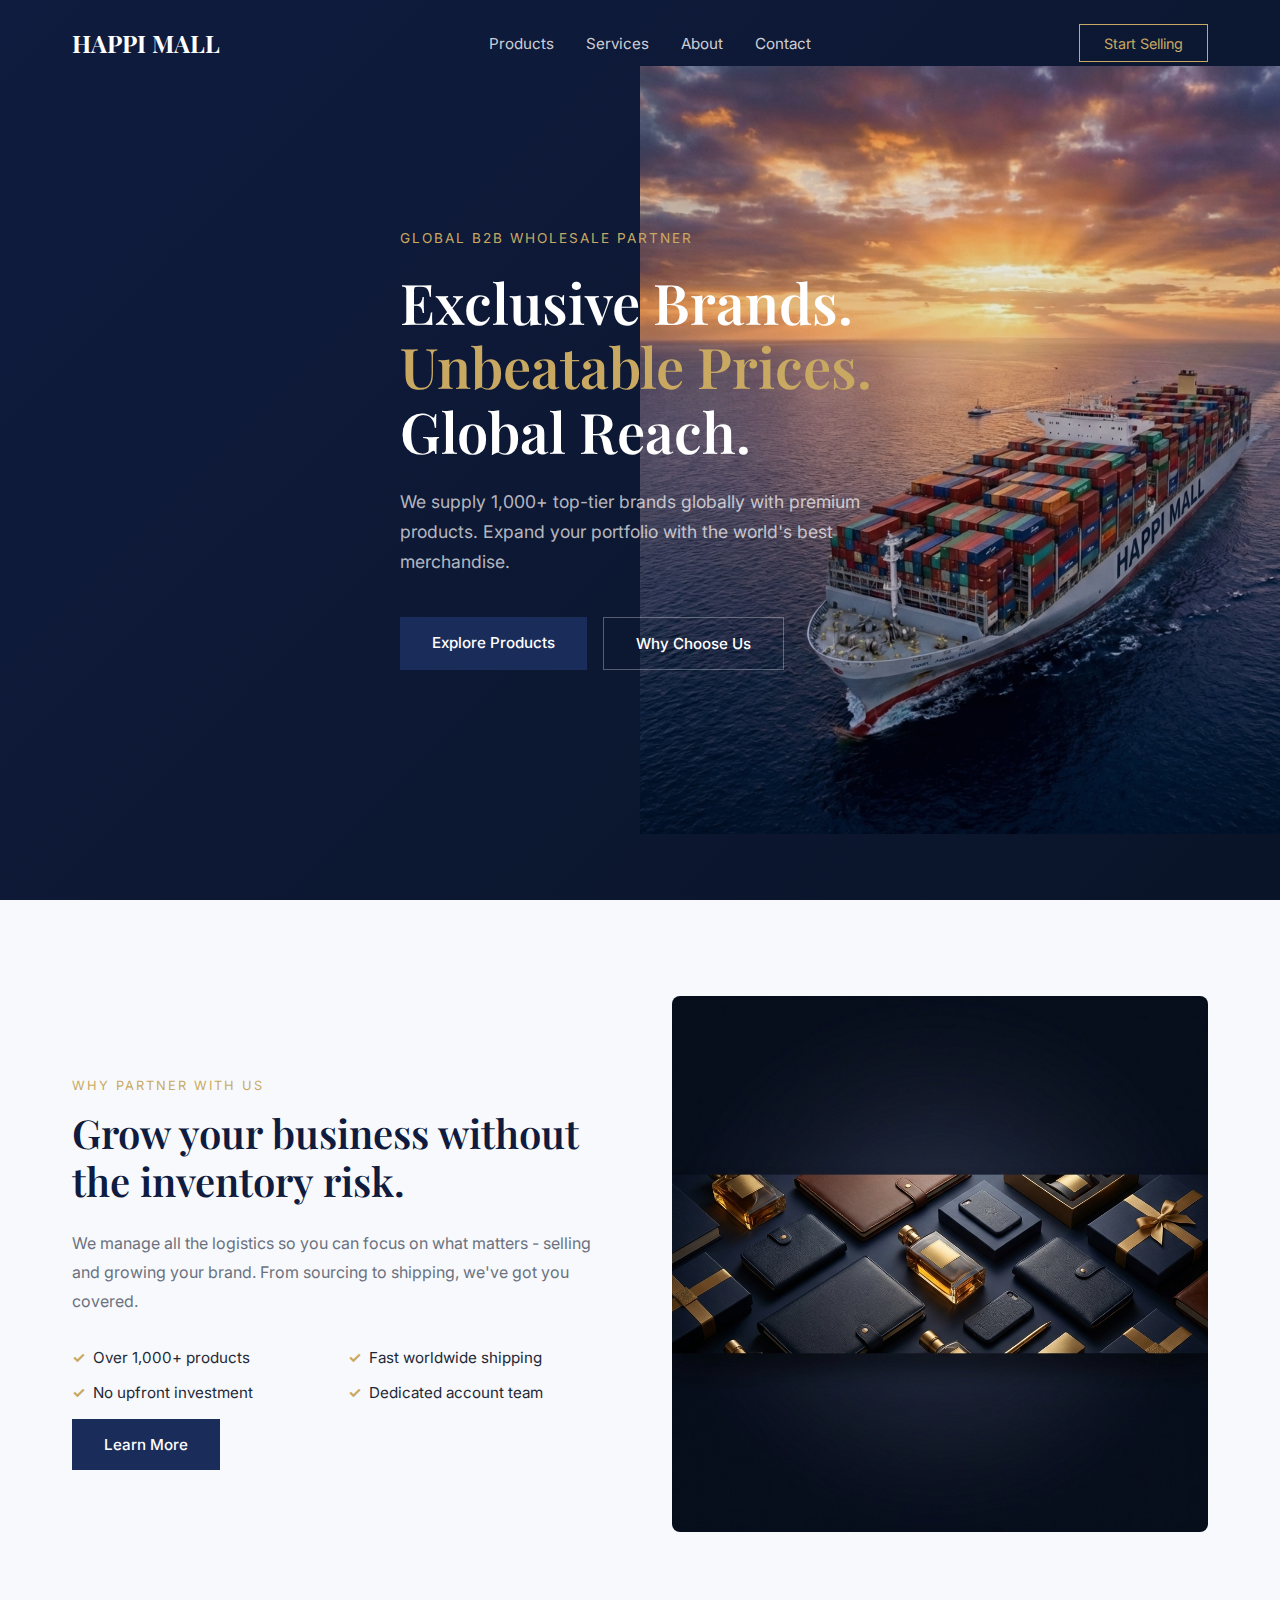
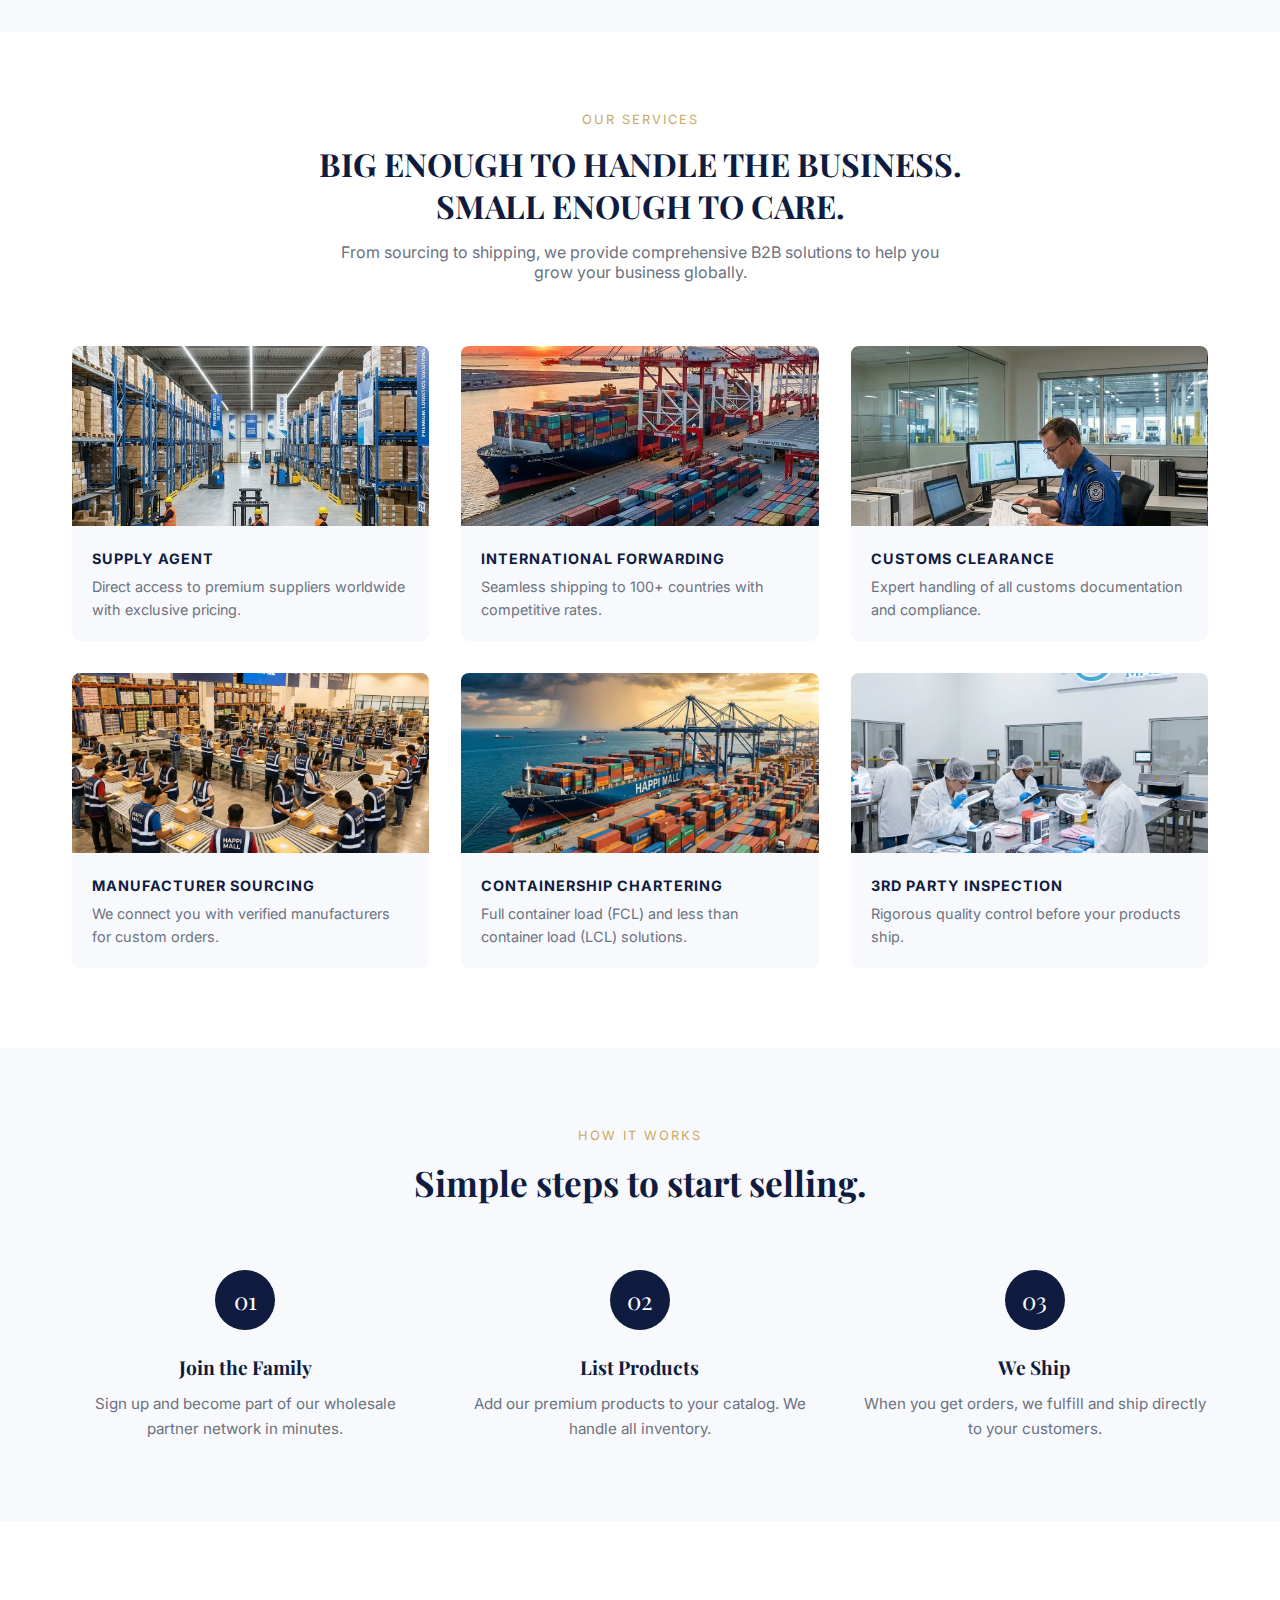
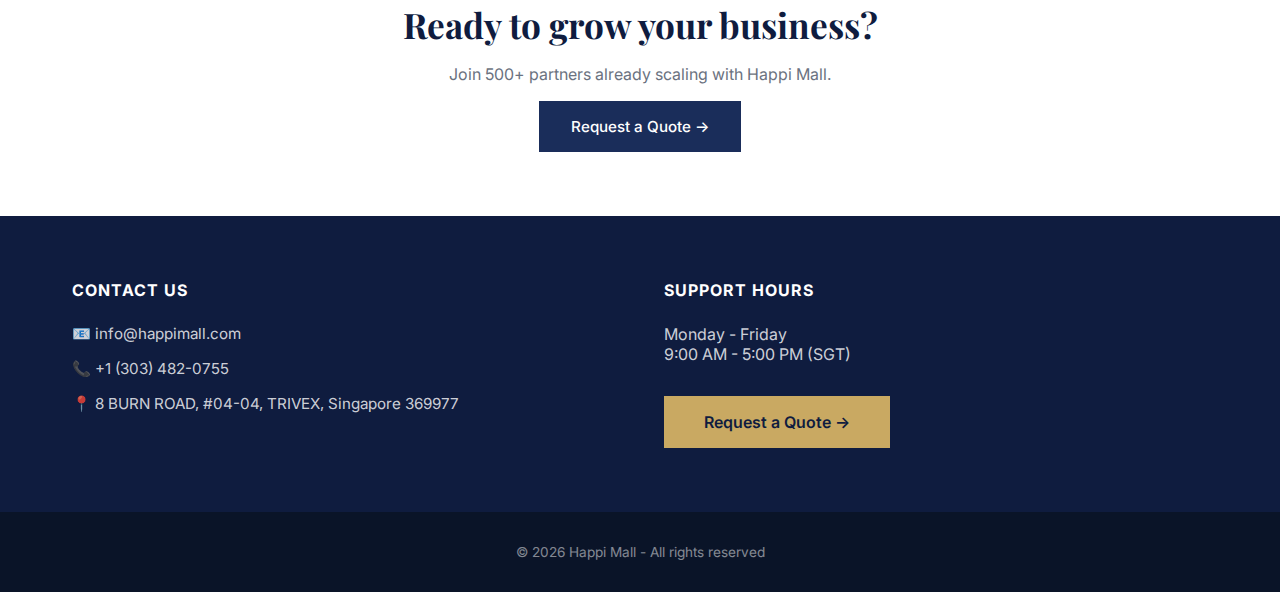
<file: index.html>
<!DOCTYPE html>
<html lang="en">

<head>
    <meta charset="UTF-8">
    <meta name="viewport" content="width=device-width, initial-scale=1.0">
    <meta name="description"
        content="Happi Mall - Exclusive Brands, Unbeatable Prices, Global Reach. B2B Wholesale Partner.">
    <title>Happi Mall - Global B2B Wholesale</title>

    <link rel="icon" type="image/png" href="images/logo-b2b.png">
    <link rel="preconnect" href="https://fonts.googleapis.com">
    <link
        href="https://fonts.googleapis.com/css2?family=Playfair+Display:wght@400;500;600;700&family=Inter:wght@400;500;600&display=swap"
        rel="stylesheet">

    <style>
        :root {
            --navy: #0f1c3f;
            --navy-light: #1a2d5a;
            --gold: #c9a962;
            --text: #1f2937;
            --text-light: #6b7280;
            --bg: #f8f9fc;
            --white: #ffffff;
        }

        * {
            margin: 0;
            padding: 0;
            box-sizing: border-box;
        }

        body {
            font-family: 'Inter', sans-serif;
            color: var(--text);
            background: var(--white);
        }

        .container {
            max-width: 1200px;
            margin: 0 auto;
            padding: 0 2rem;
        }

        /* Header */
        header {
            position: absolute;
            top: 0;
            left: 0;
            right: 0;
            z-index: 100;
            padding: 1.5rem 0;
        }

        header .container {
            display: flex;
            align-items: center;
            justify-content: space-between;
        }

        .logo {
            font-family: 'Playfair Display', serif;
            font-size: 1.5rem;
            font-weight: 700;
            color: var(--white);
            text-decoration: none;
        }

        nav {
            display: flex;
            gap: 2rem;
        }

        nav a {
            color: rgba(255, 255, 255, 0.8);
            text-decoration: none;
            font-size: 0.95rem;
            transition: color 0.2s;
        }

        nav a:hover {
            color: var(--gold);
        }

        .header-cta {
            background: transparent;
            border: 1px solid var(--gold);
            color: var(--gold);
            padding: 0.6rem 1.5rem;
            text-decoration: none;
            font-size: 0.9rem;
            transition: all 0.3s;
        }

        .header-cta:hover {
            background: var(--gold);
            color: var(--navy);
        }

        /* Hero */
        .hero {
            min-height: 100vh;
            background: linear-gradient(135deg, var(--navy) 0%, #0a1428 100%);
            display: flex;
            align-items: center;
            position: relative;
            overflow: hidden;
        }

        .hero-bg {
            position: absolute;
            right: -10%;
            top: 50%;
            transform: translateY(-50%);
            width: 60%;
            opacity: 0.9;
        }

        .hero-content {
            position: relative;
            z-index: 10;
            max-width: 600px;
            padding: 2rem 0;
        }

        .hero-label {
            color: var(--gold);
            font-size: 0.85rem;
            letter-spacing: 2px;
            text-transform: uppercase;
            margin-bottom: 1.5rem;
        }

        .hero h1 {
            font-family: 'Playfair Display', serif;
            font-size: 3.5rem;
            font-weight: 600;
            color: var(--white);
            line-height: 1.15;
            margin-bottom: 1.5rem;
        }

        .hero h1 .gold {
            color: var(--gold);
        }

        .hero p {
            color: rgba(255, 255, 255, 0.7);
            font-size: 1.1rem;
            line-height: 1.7;
            margin-bottom: 2.5rem;
            max-width: 480px;
        }

        .hero-buttons {
            display: flex;
            gap: 1rem;
        }

        .btn {
            padding: 1rem 2rem;
            font-size: 0.95rem;
            font-weight: 500;
            text-decoration: none;
            transition: all 0.3s;
        }

        .btn-primary {
            background: var(--navy-light);
            color: var(--white);
            border: none;
        }

        .btn-primary:hover {
            background: var(--gold);
            color: var(--navy);
        }

        .btn-outline {
            background: transparent;
            color: var(--white);
            border: 1px solid rgba(255, 255, 255, 0.3);
        }

        .btn-outline:hover {
            border-color: var(--gold);
            color: var(--gold);
        }

        /* About Section */
        .about {
            padding: 6rem 0;
            background: var(--bg);
        }

        .about .container {
            display: grid;
            grid-template-columns: 1fr 1fr;
            gap: 4rem;
            align-items: center;
        }

        .about-label {
            color: var(--gold);
            font-size: 0.8rem;
            letter-spacing: 2px;
            text-transform: uppercase;
            margin-bottom: 1rem;
        }

        .about h2 {
            font-family: 'Playfair Display', serif;
            font-size: 2.5rem;
            font-weight: 600;
            color: var(--navy);
            line-height: 1.2;
            margin-bottom: 1.5rem;
        }

        .about p {
            color: var(--text-light);
            line-height: 1.8;
            margin-bottom: 2rem;
        }

        .features-list {
            display: grid;
            grid-template-columns: 1fr 1fr;
            gap: 1rem;
            margin-bottom: 2rem;
        }

        .feature-item {
            display: flex;
            align-items: center;
            gap: 0.5rem;
            font-size: 0.95rem;
        }

        .feature-item::before {
            content: '✓';
            color: var(--gold);
            font-weight: bold;
        }

        .about-image {
            position: relative;
        }

        .about-image img {
            width: 100%;
            border-radius: 8px;
        }

        /* Services */
        .services {
            padding: 5rem 0;
            background: var(--white);
        }

        .services-header {
            text-align: center;
            margin-bottom: 4rem;
        }

        .services-label {
            color: var(--gold);
            font-size: 0.8rem;
            letter-spacing: 2px;
            text-transform: uppercase;
            margin-bottom: 1rem;
        }

        .services-header h2 {
            font-family: 'Playfair Display', serif;
            font-size: 2rem;
            color: var(--navy);
            margin-bottom: 1rem;
            line-height: 1.3;
        }

        .services-header p {
            color: var(--text-light);
            max-width: 600px;
            margin: 0 auto;
        }

        .services-grid-3 {
            display: grid;
            grid-template-columns: repeat(3, 1fr);
            gap: 2rem;
        }

        .service-item {
            background: var(--bg);
            border-radius: 8px;
            overflow: hidden;
            transition: all 0.3s;
        }

        .service-item:hover {
            transform: translateY(-5px);
            box-shadow: 0 15px 40px rgba(0, 0, 0, 0.12);
        }

        .service-item img {
            width: 100%;
            height: 180px;
            object-fit: cover;
        }

        .service-item h4 {
            padding: 1.25rem 1.25rem 0.5rem;
            font-size: 0.9rem;
            color: var(--navy);
            letter-spacing: 1px;
        }

        .service-item p {
            padding: 0 1.25rem 1.25rem;
            color: var(--text-light);
            font-size: 0.9rem;
            line-height: 1.6;
        }

        /* Steps */
        .steps {
            padding: 5rem 0;
            background: var(--bg);
            text-align: center;
        }

        .steps-label {
            color: var(--gold);
            font-size: 0.8rem;
            letter-spacing: 2px;
            text-transform: uppercase;
            margin-bottom: 1rem;
        }

        .steps h2 {
            font-family: 'Playfair Display', serif;
            font-size: 2.2rem;
            color: var(--navy);
            margin-bottom: 4rem;
        }

        .steps-grid {
            display: grid;
            grid-template-columns: repeat(3, 1fr);
            gap: 3rem;
        }

        .step {
            text-align: center;
        }

        .step-number {
            width: 60px;
            height: 60px;
            background: var(--navy);
            color: var(--white);
            border-radius: 50%;
            display: flex;
            align-items: center;
            justify-content: center;
            font-family: 'Playfair Display', serif;
            font-size: 1.5rem;
            margin: 0 auto 1.5rem;
        }

        .step h4 {
            font-family: 'Playfair Display', serif;
            font-size: 1.2rem;
            color: var(--navy);
            margin-bottom: 0.75rem;
        }

        .step p {
            color: var(--text-light);
            font-size: 0.95rem;
            line-height: 1.6;
        }

        /* CTA */
        .cta {
            padding: 5rem 0;
            text-align: center;
        }

        .cta h2 {
            font-family: 'Playfair Display', serif;
            font-size: 2.2rem;
            color: var(--navy);
            margin-bottom: 1rem;
        }

        .cta p {
            color: var(--text-light);
            margin-bottom: 2rem;
        }

        /* Contact */
        .contact {
            background: var(--navy);
            padding: 4rem 0;
        }

        .contact .container {
            display: grid;
            grid-template-columns: 1fr 1fr;
            gap: 3rem;
        }

        .contact-info h3 {
            color: var(--white);
            font-size: 1rem;
            text-transform: uppercase;
            letter-spacing: 1px;
            margin-bottom: 1.5rem;
        }

        .contact-item {
            display: flex;
            align-items: center;
            gap: 1rem;
            color: rgba(255, 255, 255, 0.8);
            margin-bottom: 1rem;
            font-size: 0.95rem;
        }

        .contact-right h3 {
            color: var(--white);
            font-size: 1rem;
            text-transform: uppercase;
            letter-spacing: 1px;
            margin-bottom: 1.5rem;
        }

        .contact-right p {
            color: rgba(255, 255, 255, 0.8);
            margin-bottom: 2rem;
        }

        .contact-btn {
            display: inline-block;
            background: var(--gold);
            color: var(--navy);
            padding: 1rem 2.5rem;
            text-decoration: none;
            font-weight: 600;
            transition: all 0.3s;
        }

        .contact-btn:hover {
            background: var(--white);
        }

        /* Footer */
        footer {
            background: #0a1428;
            padding: 2rem 0;
            text-align: center;
            color: rgba(255, 255, 255, 0.5);
            font-size: 0.85rem;
        }

        /* Responsive */
        @media (max-width: 1024px) {
            .hero h1 {
                font-size: 2.8rem;
            }

            .hero-bg {
                opacity: 0.3;
                width: 100%;
                right: 0;
            }

            .about .container {
                grid-template-columns: 1fr;
            }

            .services-grid-3 {
                grid-template-columns: repeat(2, 1fr);
            }

            .steps-grid {
                grid-template-columns: 1fr;
                gap: 2rem;
            }

            .contact .container {
                grid-template-columns: 1fr;
            }
        }

        @media (max-width: 768px) {
            nav {
                display: none;
            }

            .hero h1 {
                font-size: 2.2rem;
            }

            .hero-buttons {
                flex-direction: column;
            }

            .features-list {
                grid-template-columns: 1fr;
            }
        }
    </style>
</head>

<body>
    <header>
        <div class="container">
            <a href="index.html" class="logo">HAPPI MALL</a>
            <nav>
                <a href="products.html">Products</a>
                <a href="#services">Services</a>
                <a href="about.html">About</a>
                <a href="contact.html">Contact</a>
            </nav>
            <a href="get-started.html" class="header-cta">Start Selling</a>
        </div>
    </header>

    <!-- Hero -->
    <section class="hero">
        <img src="images/hero-ship.jpg" alt="" class="hero-bg">
        <div class="container">
            <div class="hero-content">
                <div class="hero-label">Global B2B Wholesale Partner</div>
                <h1>Exclusive Brands.<br><span class="gold">Unbeatable Prices.</span><br>Global Reach.</h1>
                <p>We supply 1,000+ top-tier brands globally with premium products. Expand your portfolio with the
                    world's best merchandise.</p>
                <div class="hero-buttons">
                    <a href="products.html" class="btn btn-primary">Explore Products</a>
                    <a href="#about" class="btn btn-outline">Why Choose Us</a>
                </div>
            </div>
        </div>
    </section>

    <!-- About -->
    <section class="about" id="about">
        <div class="container">
            <div class="about-content">
                <div class="about-label">Why Partner With Us</div>
                <h2>Grow your business without the inventory risk.</h2>
                <p>We manage all the logistics so you can focus on what matters - selling and growing your brand. From
                    sourcing to shipping, we've got you covered.</p>
                <div class="features-list">
                    <div class="feature-item">Over 1,000+ products</div>
                    <div class="feature-item">Fast worldwide shipping</div>
                    <div class="feature-item">No upfront investment</div>
                    <div class="feature-item">Dedicated account team</div>
                </div>
                <a href="about.html" class="btn btn-primary">Learn More</a>
            </div>
            <div class="about-image">
                <img src="images/hero-b2b.jpg" alt="Products">
            </div>
        </div>
    </section>

    <!-- Services -->
    <section class="services" id="services">
        <div class="container">
            <div class="services-header">
                <div class="services-label">Our Services</div>
                <h2>BIG ENOUGH TO HANDLE THE BUSINESS.<br>SMALL ENOUGH TO CARE.</h2>
                <p>From sourcing to shipping, we provide comprehensive B2B solutions to help you grow your business
                    globally.</p>
            </div>
            <div class="services-grid-3">
                <div class="service-item">
                    <img src="images/warehouse-new.jpg" alt="Warehouse Fulfillment">
                    <h4>SUPPLY AGENT</h4>
                    <p>Direct access to premium suppliers worldwide with exclusive pricing.</p>
                </div>
                <div class="service-item">
                    <img src="images/port-new.jpg" alt="Global Shipping">
                    <h4>INTERNATIONAL FORWARDING</h4>
                    <p>Seamless shipping to 100+ countries with competitive rates.</p>
                </div>
                <div class="service-item">
                    <img src="images/customs-new.jpg" alt="Quality Control">
                    <h4>CUSTOMS CLEARANCE</h4>
                    <p>Expert handling of all customs documentation and compliance.</p>
                </div>
                <div class="service-item">
                    <img src="images/warehouse.jpg" alt="Warehouse">
                    <h4>MANUFACTURER SOURCING</h4>
                    <p>We connect you with verified manufacturers for custom orders.</p>
                </div>
                <div class="service-item">
                    <img src="images/port.jpg" alt="Port">
                    <h4>CONTAINERSHIP CHARTERING</h4>
                    <p>Full container load (FCL) and less than container load (LCL) solutions.</p>
                </div>
                <div class="service-item">
                    <img src="images/quality.jpg" alt="Quality">
                    <h4>3RD PARTY INSPECTION</h4>
                    <p>Rigorous quality control before your products ship.</p>
                </div>
            </div>
        </div>
    </section>

    <!-- Steps -->
    <section class="steps">
        <div class="container">
            <div class="steps-label">How It Works</div>
            <h2>Simple steps to start selling.</h2>
            <div class="steps-grid">
                <div class="step">
                    <div class="step-number">01</div>
                    <h4>Join the Family</h4>
                    <p>Sign up and become part of our wholesale partner network in minutes.</p>
                </div>
                <div class="step">
                    <div class="step-number">02</div>
                    <h4>List Products</h4>
                    <p>Add our premium products to your catalog. We handle all inventory.</p>
                </div>
                <div class="step">
                    <div class="step-number">03</div>
                    <h4>We Ship</h4>
                    <p>When you get orders, we fulfill and ship directly to your customers.</p>
                </div>
            </div>
        </div>
    </section>

    <!-- CTA -->
    <section class="cta">
        <div class="container">
            <h2>Ready to grow your business?</h2>
            <p>Join 500+ partners already scaling with Happi Mall.</p>
            <a href="contact.html" class="btn btn-primary">Request a Quote →</a>
        </div>
    </section>

    <!-- Contact -->
    <section class="contact" id="contact">
        <div class="container">
            <div class="contact-info">
                <h3>Contact Us</h3>
                <div class="contact-item">📧 info@happimall.com</div>
                <div class="contact-item">📞 +1 (303) 482-0755</div>
                <div class="contact-item">📍 8 BURN ROAD, #04-04, TRIVEX, Singapore 369977</div>
            </div>
            <div class="contact-right">
                <h3>Support Hours</h3>
                <p>Monday - Friday<br>9:00 AM - 5:00 PM (SGT)</p>
                <a href="contact.html" class="contact-btn">Request a Quote →</a>
            </div>
        </div>
    </section>

    <!-- Footer -->
    <footer>
        <div class="container">
            © 2026 Happi Mall - All rights reserved
        </div>
    </footer>
</body>

</html>
</file>
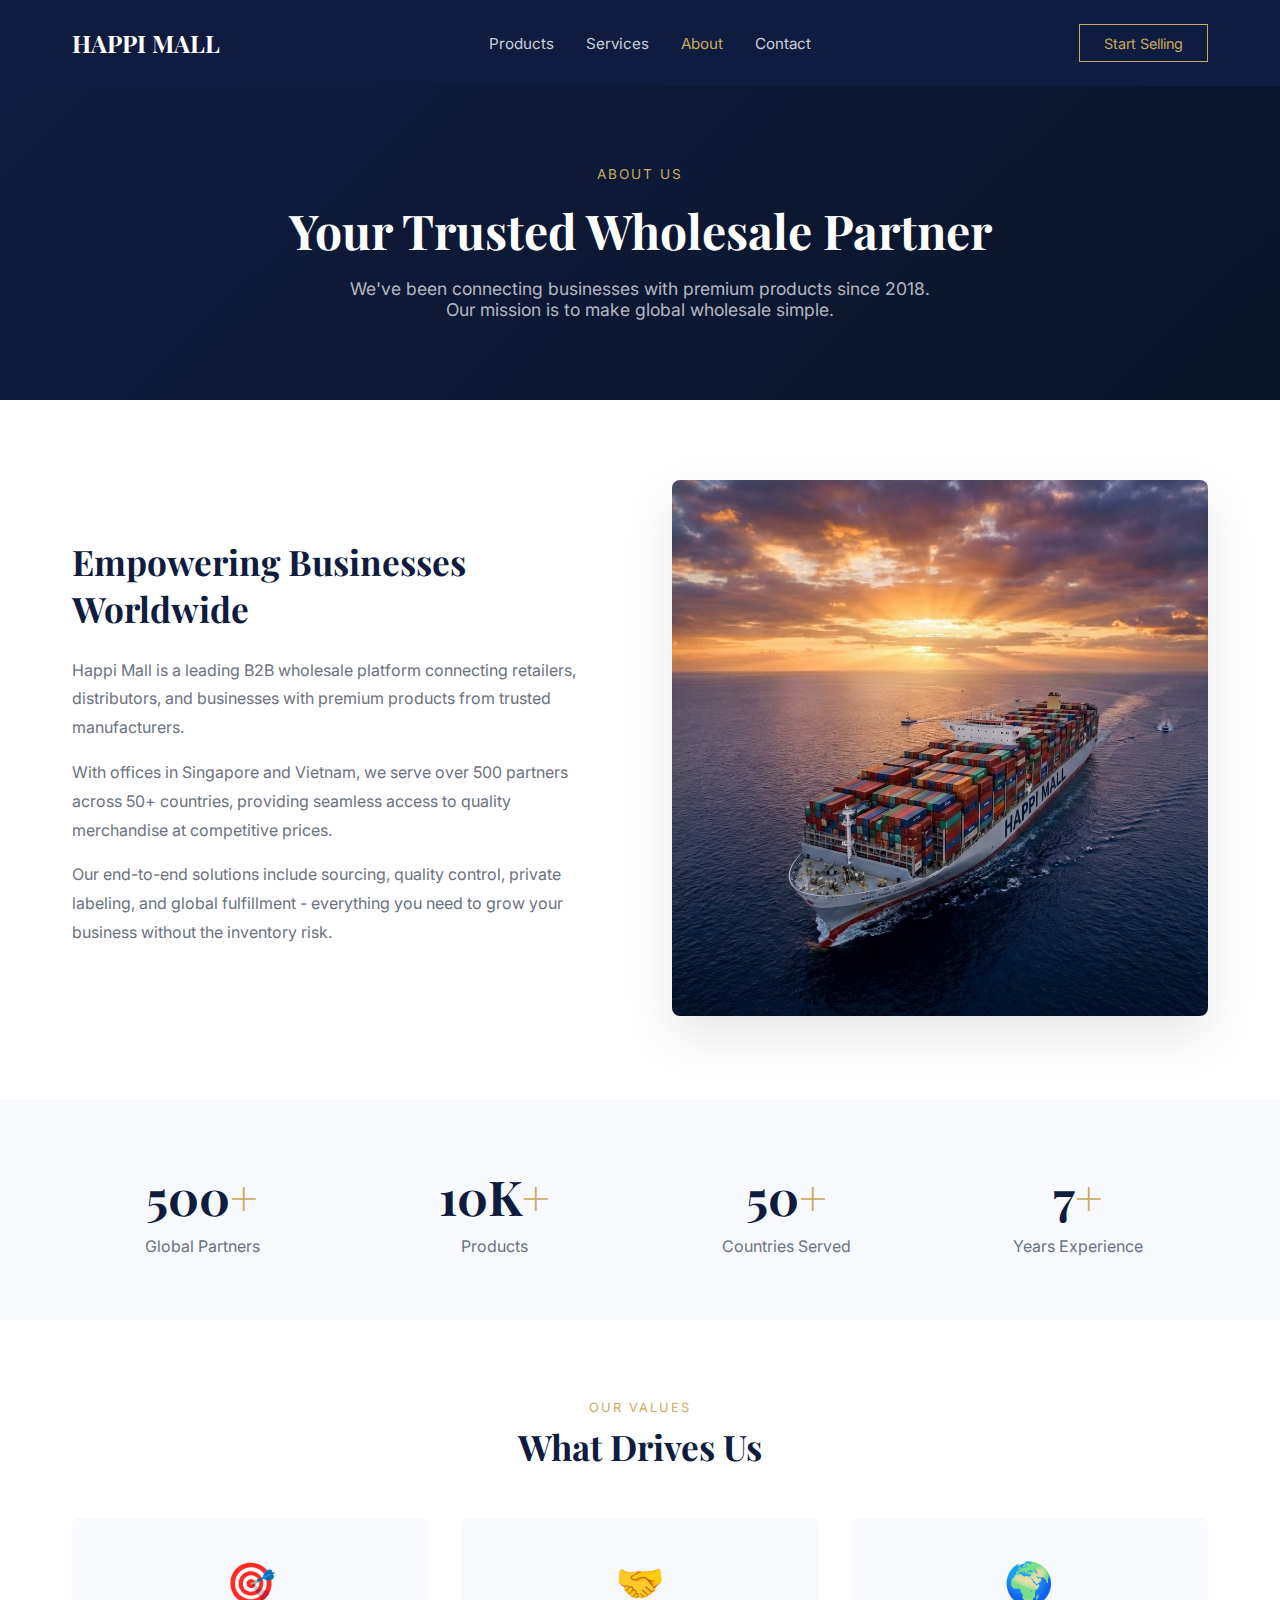
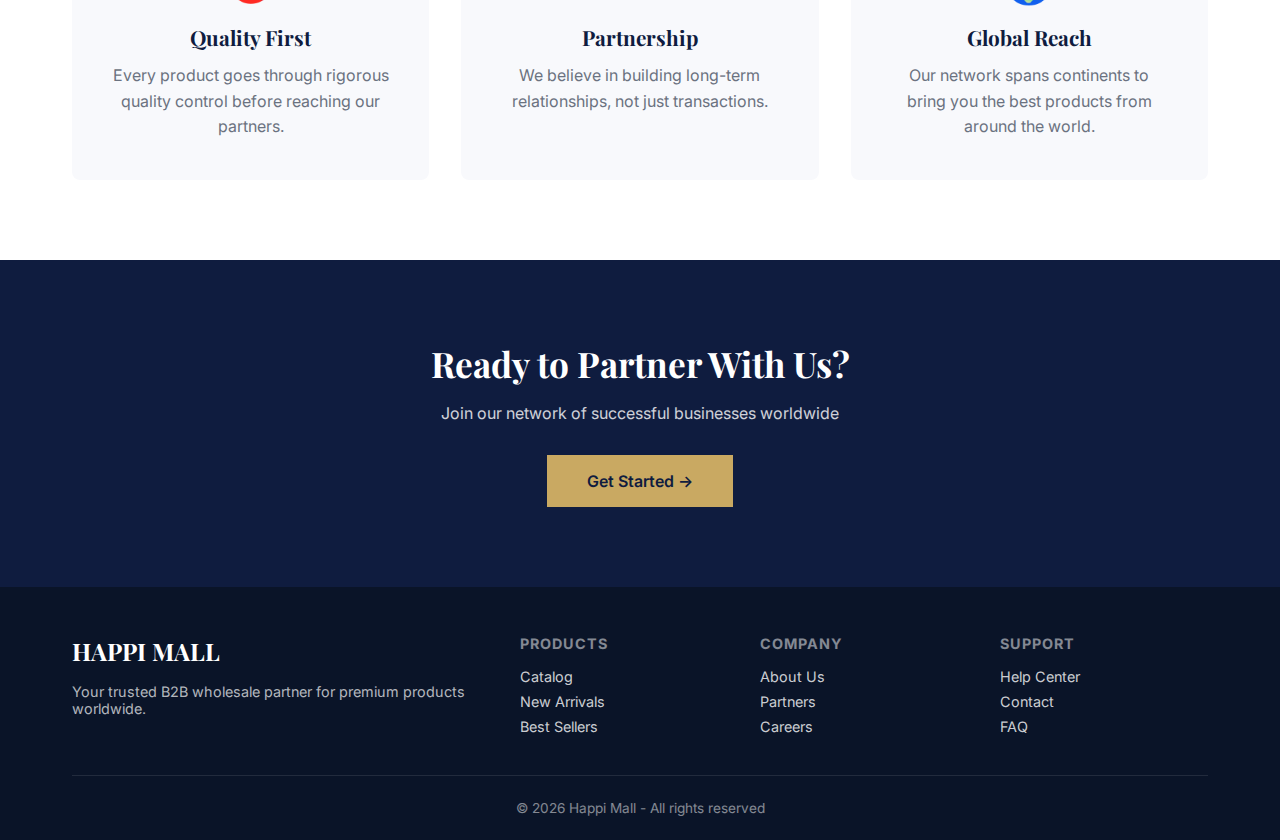
<file: about.html>
<!DOCTYPE html>
<html lang="en">

<head>
    <meta charset="UTF-8">
    <meta name="viewport" content="width=device-width, initial-scale=1.0">
    <meta name="description" content="About Happi Mall - Your trusted B2B wholesale partner">
    <title>About Us - Happi Mall</title>

    <link rel="icon" type="image/png" href="images/logo-b2b.png">
    <link rel="preconnect" href="https://fonts.googleapis.com">
    <link
        href="https://fonts.googleapis.com/css2?family=Playfair+Display:wght@400;500;600;700&family=Inter:wght@400;500;600&display=swap"
        rel="stylesheet">

    <style>
        :root {
            --navy: #0f1c3f;
            --navy-light: #1a2d5a;
            --gold: #c9a962;
            --text: #1f2937;
            --text-light: #6b7280;
            --bg: #f8f9fc;
            --white: #ffffff;
        }

        * {
            margin: 0;
            padding: 0;
            box-sizing: border-box;
        }

        body {
            font-family: 'Inter', sans-serif;
            color: var(--text);
            background: var(--white);
        }

        .container {
            max-width: 1200px;
            margin: 0 auto;
            padding: 0 2rem;
        }

        /* Header */
        header {
            background: var(--navy);
            padding: 1.5rem 0;
        }

        header .container {
            display: flex;
            align-items: center;
            justify-content: space-between;
        }

        .logo {
            font-family: 'Playfair Display', serif;
            font-size: 1.5rem;
            font-weight: 700;
            color: var(--white);
            text-decoration: none;
        }

        nav {
            display: flex;
            gap: 2rem;
        }

        nav a {
            color: rgba(255, 255, 255, 0.8);
            text-decoration: none;
            font-size: 0.95rem;
            transition: color 0.2s;
        }

        nav a:hover,
        nav a.active {
            color: var(--gold);
        }

        .header-cta {
            background: transparent;
            border: 1px solid var(--gold);
            color: var(--gold);
            padding: 0.6rem 1.5rem;
            text-decoration: none;
            font-size: 0.9rem;
            transition: all 0.3s;
        }

        .header-cta:hover {
            background: var(--gold);
            color: var(--navy);
        }

        /* Page Header */
        .page-header {
            background: linear-gradient(135deg, var(--navy) 0%, #0a1428 100%);
            padding: 5rem 0;
            text-align: center;
        }

        .page-label {
            color: var(--gold);
            font-size: 0.85rem;
            letter-spacing: 2px;
            text-transform: uppercase;
            margin-bottom: 1rem;
        }

        .page-header h1 {
            font-family: 'Playfair Display', serif;
            font-size: 3rem;
            color: var(--white);
            margin-bottom: 1rem;
        }

        .page-header p {
            color: rgba(255, 255, 255, 0.7);
            max-width: 600px;
            margin: 0 auto;
            font-size: 1.1rem;
        }

        /* Mission Section */
        .mission {
            padding: 5rem 0;
        }

        .mission .container {
            display: grid;
            grid-template-columns: 1fr 1fr;
            gap: 4rem;
            align-items: center;
        }

        .mission-content h2 {
            font-family: 'Playfair Display', serif;
            font-size: 2.2rem;
            color: var(--navy);
            margin-bottom: 1.5rem;
        }

        .mission-content p {
            color: var(--text-light);
            line-height: 1.8;
            margin-bottom: 1rem;
        }

        .mission-image img {
            width: 100%;
            border-radius: 8px;
            box-shadow: 0 20px 50px rgba(0, 0, 0, 0.1);
        }

        /* Stats */
        .stats {
            background: var(--bg);
            padding: 4rem 0;
        }

        .stats-grid {
            display: grid;
            grid-template-columns: repeat(4, 1fr);
            gap: 2rem;
            text-align: center;
        }

        .stat-item h3 {
            font-family: 'Playfair Display', serif;
            font-size: 3rem;
            color: var(--navy);
            margin-bottom: 0.5rem;
        }

        .stat-item h3 span {
            color: var(--gold);
        }

        .stat-item p {
            color: var(--text-light);
        }

        /* Values */
        .values {
            padding: 5rem 0;
        }

        .section-header {
            text-align: center;
            margin-bottom: 3rem;
        }

        .section-label {
            color: var(--gold);
            font-size: 0.8rem;
            letter-spacing: 2px;
            text-transform: uppercase;
            margin-bottom: 0.5rem;
        }

        .section-header h2 {
            font-family: 'Playfair Display', serif;
            font-size: 2.2rem;
            color: var(--navy);
        }

        .values-grid {
            display: grid;
            grid-template-columns: repeat(3, 1fr);
            gap: 2rem;
        }

        .value-card {
            background: var(--bg);
            padding: 2.5rem;
            border-radius: 8px;
            text-align: center;
            transition: all 0.3s;
        }

        .value-card:hover {
            box-shadow: 0 15px 40px rgba(0, 0, 0, 0.1);
            transform: translateY(-5px);
        }

        .value-icon {
            font-size: 2.5rem;
            margin-bottom: 1rem;
        }

        .value-card h3 {
            font-family: 'Playfair Display', serif;
            font-size: 1.3rem;
            color: var(--navy);
            margin-bottom: 0.75rem;
        }

        .value-card p {
            color: var(--text-light);
            line-height: 1.6;
        }


        /* CTA */
        .cta {
            padding: 5rem 0;
            text-align: center;
            background: var(--navy);
            color: var(--white);
        }

        .cta h2 {
            font-family: 'Playfair Display', serif;
            font-size: 2.2rem;
            margin-bottom: 1rem;
        }

        .cta p {
            opacity: 0.8;
            margin-bottom: 2rem;
        }

        .cta-btn {
            display: inline-block;
            background: var(--gold);
            color: var(--navy);
            padding: 1rem 2.5rem;
            text-decoration: none;
            font-weight: 600;
            transition: all 0.3s;
        }

        .cta-btn:hover {
            background: var(--white);
        }

        /* Footer */
        footer {
            background: #0a1428;
            padding: 3rem 0 1.5rem;
            color: var(--white);
        }

        .footer-content {
            display: grid;
            grid-template-columns: 2fr repeat(3, 1fr);
            gap: 2rem;
            margin-bottom: 2rem;
        }

        .footer-brand p {
            color: rgba(255, 255, 255, 0.7);
            font-size: 0.9rem;
            margin-top: 1rem;
        }

        .footer-links h4 {
            font-size: 0.9rem;
            margin-bottom: 1rem;
            text-transform: uppercase;
            letter-spacing: 1px;
            color: rgba(255, 255, 255, 0.5);
        }

        .footer-links a {
            display: block;
            color: rgba(255, 255, 255, 0.8);
            text-decoration: none;
            margin-bottom: 0.5rem;
            font-size: 0.9rem;
        }

        .footer-links a:hover {
            color: var(--gold);
        }

        .footer-bottom {
            border-top: 1px solid rgba(255, 255, 255, 0.1);
            padding-top: 1.5rem;
            text-align: center;
            color: rgba(255, 255, 255, 0.5);
            font-size: 0.85rem;
        }

        /* Responsive */
        @media (max-width: 1024px) {
            .mission .container {
                grid-template-columns: 1fr;
            }

            .stats-grid {
                grid-template-columns: repeat(2, 1fr);
            }

            .values-grid {
                grid-template-columns: 1fr;
            }



            .footer-content {
                grid-template-columns: 1fr 1fr;
            }
        }

        @media (max-width: 768px) {
            nav {
                display: none;
            }

            .page-header h1 {
                font-size: 2rem;
            }
        }
    </style>
</head>

<body>
    <header>
        <div class="container">
            <a href="index.html" class="logo">HAPPI MALL</a>
            <nav>
                <a href="products.html">Products</a>
                <a href="index.html#services">Services</a>
                <a href="about.html" class="active">About</a>
                <a href="contact.html">Contact</a>
            </nav>
            <a href="index.html#contact" class="header-cta">Start Selling</a>
        </div>
    </header>

    <section class="page-header">
        <div class="container">
            <div class="page-label">About Us</div>
            <h1>Your Trusted Wholesale Partner</h1>
            <p>We've been connecting businesses with premium products since 2018. Our mission is to make global
                wholesale simple.</p>
        </div>
    </section>

    <section class="mission">
        <div class="container">
            <div class="mission-content">
                <h2>Empowering Businesses Worldwide</h2>
                <p>Happi Mall is a leading B2B wholesale platform connecting retailers, distributors, and businesses
                    with premium products from trusted manufacturers.</p>
                <p>With offices in Singapore and Vietnam, we serve over 500 partners across 50+ countries, providing
                    seamless access to quality merchandise at competitive prices.</p>
                <p>Our end-to-end solutions include sourcing, quality control, private labeling, and global fulfillment
                    - everything you need to grow your business without the inventory risk.</p>
            </div>
            <div class="mission-image">
                <img src="images/hero-ship.jpg" alt="Global Network">
            </div>
        </div>
    </section>

    <section class="stats">
        <div class="container">
            <div class="stats-grid">
                <div class="stat-item">
                    <h3>500<span>+</span></h3>
                    <p>Global Partners</p>
                </div>
                <div class="stat-item">
                    <h3>10K<span>+</span></h3>
                    <p>Products</p>
                </div>
                <div class="stat-item">
                    <h3>50<span>+</span></h3>
                    <p>Countries Served</p>
                </div>
                <div class="stat-item">
                    <h3>7<span>+</span></h3>
                    <p>Years Experience</p>
                </div>
            </div>
        </div>
    </section>

    <section class="values">
        <div class="container">
            <div class="section-header">
                <div class="section-label">Our Values</div>
                <h2>What Drives Us</h2>
            </div>
            <div class="values-grid">
                <div class="value-card">
                    <div class="value-icon">🎯</div>
                    <h3>Quality First</h3>
                    <p>Every product goes through rigorous quality control before reaching our partners.</p>
                </div>
                <div class="value-card">
                    <div class="value-icon">🤝</div>
                    <h3>Partnership</h3>
                    <p>We believe in building long-term relationships, not just transactions.</p>
                </div>
                <div class="value-card">
                    <div class="value-icon">🌍</div>
                    <h3>Global Reach</h3>
                    <p>Our network spans continents to bring you the best products from around the world.</p>
                </div>
            </div>
        </div>
    </section>



    <section class="cta">
        <div class="container">
            <h2>Ready to Partner With Us?</h2>
            <p>Join our network of successful businesses worldwide</p>
            <a href="index.html#contact" class="cta-btn">Get Started →</a>
        </div>
    </section>

    <footer>
        <div class="container">
            <div class="footer-content">
                <div class="footer-brand">
                    <span class="logo">HAPPI MALL</span>
                    <p>Your trusted B2B wholesale partner for premium products worldwide.</p>
                </div>
                <div class="footer-links">
                    <h4>Products</h4>
                    <a href="products.html">Catalog</a>
                    <a href="#">New Arrivals</a>
                    <a href="#">Best Sellers</a>
                </div>
                <div class="footer-links">
                    <h4>Company</h4>
                    <a href="about.html">About Us</a>
                    <a href="#">Partners</a>
                    <a href="#">Careers</a>
                </div>
                <div class="footer-links">
                    <h4>Support</h4>
                    <a href="support.html">Help Center</a>
                    <a href="#">Contact</a>
                    <a href="#">FAQ</a>
                </div>
            </div>
            <div class="footer-bottom">
                © 2026 Happi Mall - All rights reserved
            </div>
        </div>
    </footer>
</body>

</html>
</file>
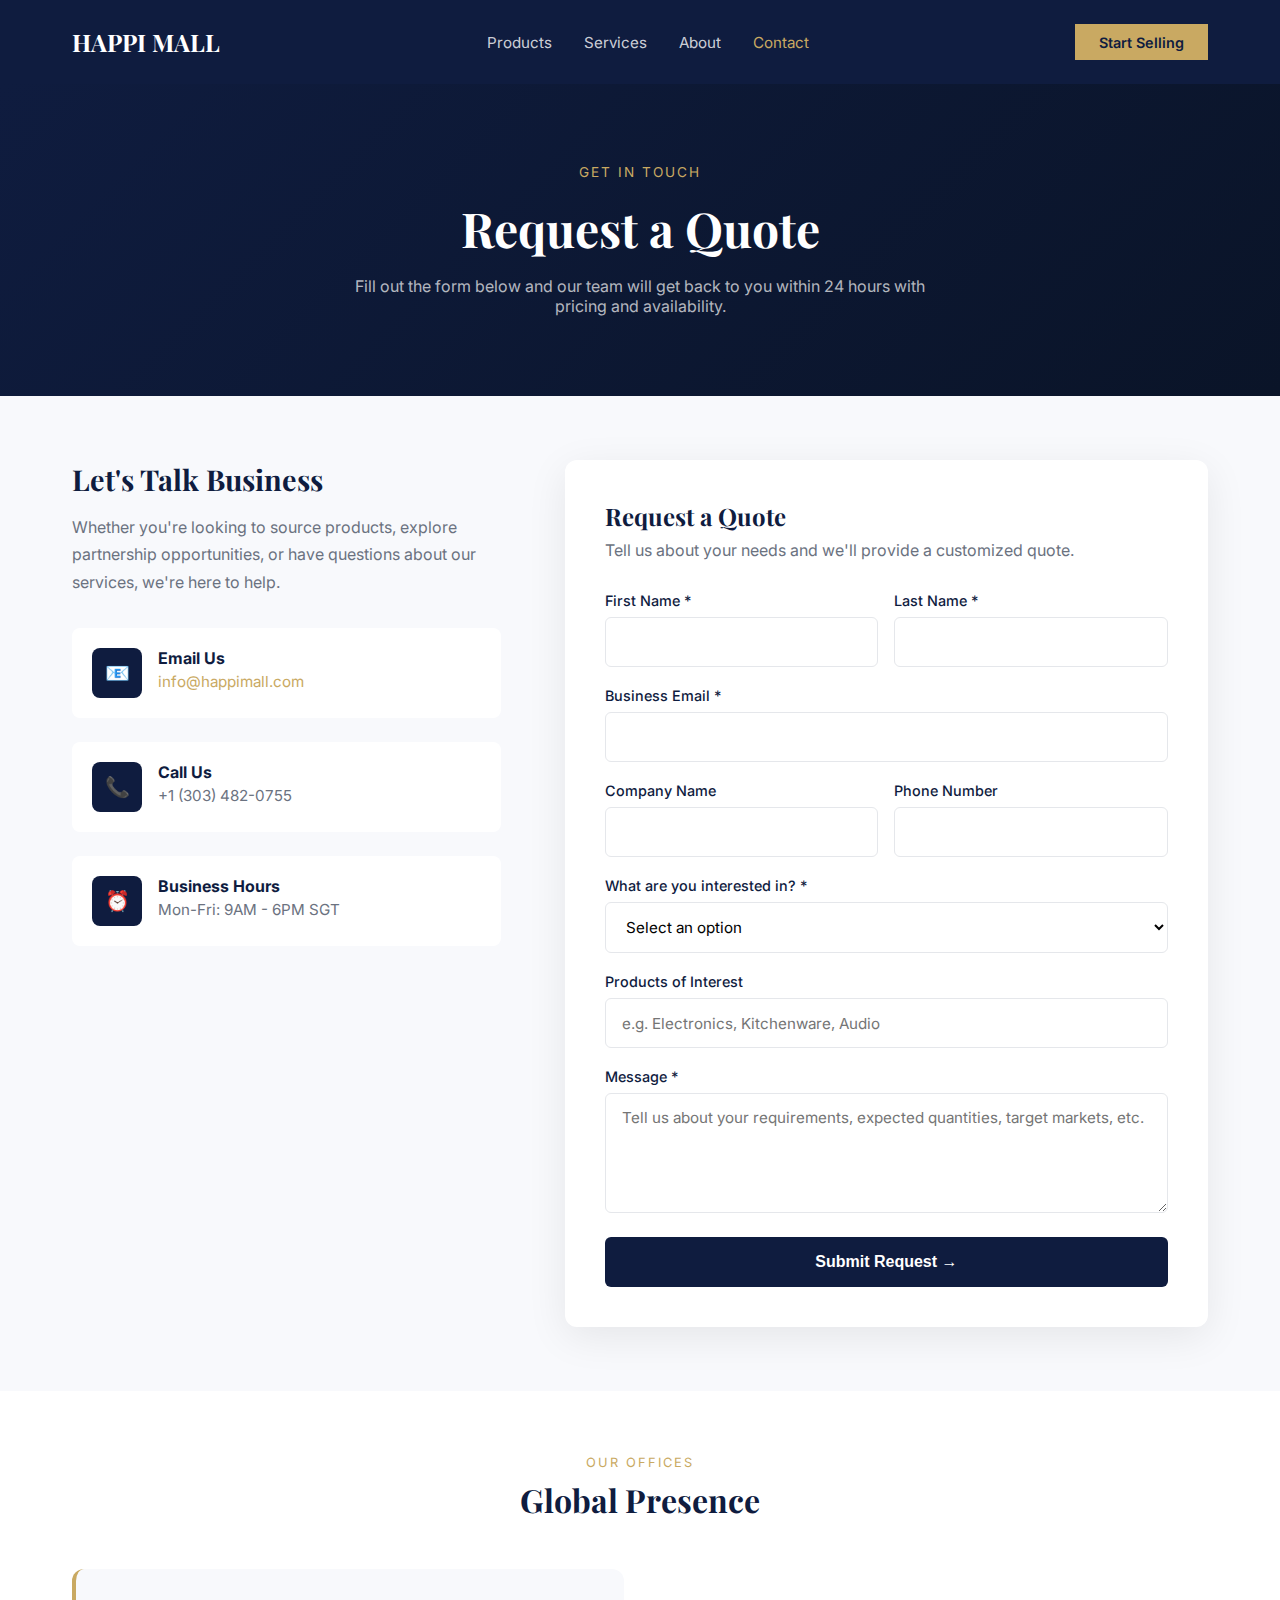
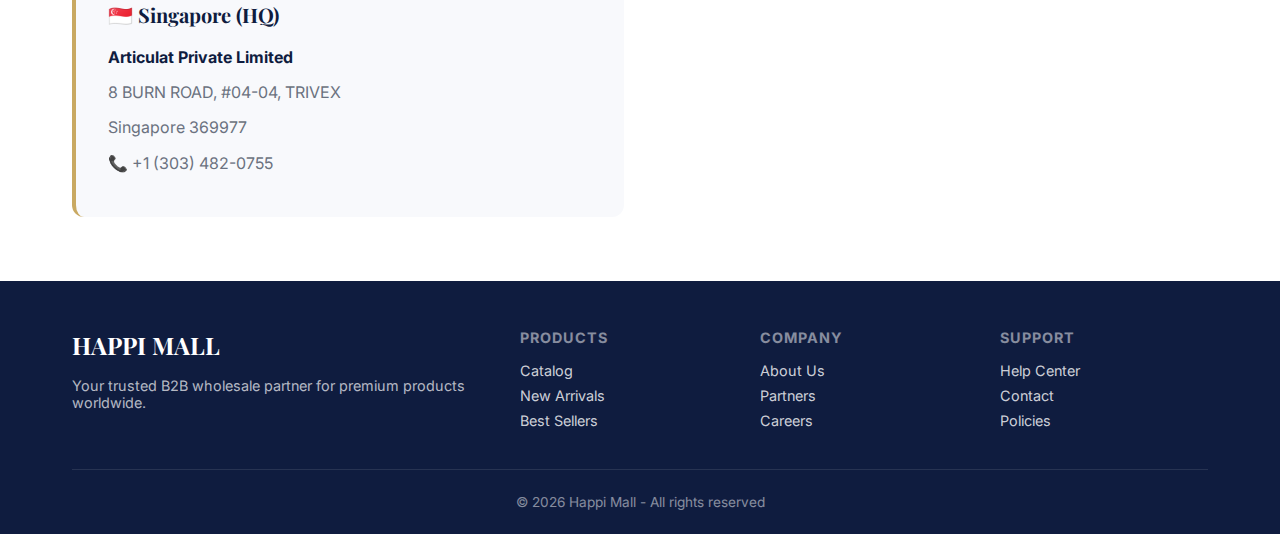
<file: contact.html>
<!DOCTYPE html>
<html lang="en">

<head>
    <meta charset="UTF-8">
    <meta name="viewport" content="width=device-width, initial-scale=1.0">
    <meta name="description" content="Contact Happi Mall - Request a Quote for Wholesale Products">
    <title>Contact Us - Happi Mall</title>

    <link rel="icon" type="image/png" href="images/logo-b2b.png">
    <link rel="preconnect" href="https://fonts.googleapis.com">
    <link
        href="https://fonts.googleapis.com/css2?family=Playfair+Display:wght@400;500;600;700&family=Inter:wght@400;500;600&display=swap"
        rel="stylesheet">

    <style>
        :root {
            --navy: #0f1c3f;
            --navy-light: #1a2d5a;
            --gold: #c9a962;
            --text: #1f2937;
            --text-light: #6b7280;
            --bg: #f8f9fc;
            --white: #ffffff;
        }

        * {
            margin: 0;
            padding: 0;
            box-sizing: border-box;
        }

        body {
            font-family: 'Inter', sans-serif;
            color: var(--text);
            background: var(--bg);
        }

        .container {
            max-width: 1200px;
            margin: 0 auto;
            padding: 0 2rem;
        }

        /* Header */
        header {
            background: var(--navy);
            padding: 1.5rem 0;
        }

        header .container {
            display: flex;
            align-items: center;
            justify-content: space-between;
        }

        .logo {
            font-family: 'Playfair Display', serif;
            font-size: 1.5rem;
            font-weight: 700;
            color: var(--white);
            text-decoration: none;
        }

        nav {
            display: flex;
            gap: 2rem;
        }

        nav a {
            color: rgba(255, 255, 255, 0.8);
            text-decoration: none;
            font-size: 0.95rem;
            transition: color 0.2s;
        }

        nav a:hover,
        nav a.active {
            color: var(--gold);
        }

        .header-cta {
            background: var(--gold);
            color: var(--navy);
            padding: 0.6rem 1.5rem;
            text-decoration: none;
            font-size: 0.9rem;
            font-weight: 600;
        }

        /* Page Header */
        .page-header {
            background: linear-gradient(135deg, var(--navy) 0%, #0a1428 100%);
            padding: 5rem 0;
            text-align: center;
        }

        .page-label {
            color: var(--gold);
            font-size: 0.85rem;
            letter-spacing: 2px;
            text-transform: uppercase;
            margin-bottom: 1rem;
        }

        .page-header h1 {
            font-family: 'Playfair Display', serif;
            font-size: 3rem;
            color: var(--white);
            margin-bottom: 1rem;
        }

        .page-header p {
            color: rgba(255, 255, 255, 0.7);
            max-width: 600px;
            margin: 0 auto;
        }

        /* Contact Section */
        .contact {
            padding: 4rem 0;
        }

        .contact .container {
            display: grid;
            grid-template-columns: 1fr 1.5fr;
            gap: 4rem;
        }

        /* Contact Info */
        .contact-info h2 {
            font-family: 'Playfair Display', serif;
            font-size: 1.8rem;
            color: var(--navy);
            margin-bottom: 1rem;
        }

        .contact-info>p {
            color: var(--text-light);
            margin-bottom: 2rem;
            line-height: 1.7;
        }

        .contact-item {
            display: flex;
            gap: 1rem;
            margin-bottom: 1.5rem;
            padding: 1.25rem;
            background: var(--white);
            border-radius: 8px;
        }

        .contact-icon {
            width: 50px;
            height: 50px;
            background: var(--navy);
            border-radius: 8px;
            display: flex;
            align-items: center;
            justify-content: center;
            font-size: 1.25rem;
            flex-shrink: 0;
        }

        .contact-detail h4 {
            font-size: 1rem;
            color: var(--navy);
            margin-bottom: 0.25rem;
        }

        .contact-detail p {
            color: var(--text-light);
            font-size: 0.95rem;
        }

        .contact-detail a {
            color: var(--gold);
            text-decoration: none;
        }

        /* Contact Form */
        .contact-form {
            background: var(--white);
            padding: 2.5rem;
            border-radius: 12px;
            box-shadow: 0 10px 40px rgba(0, 0, 0, 0.08);
        }

        .contact-form h3 {
            font-family: 'Playfair Display', serif;
            font-size: 1.5rem;
            color: var(--navy);
            margin-bottom: 0.5rem;
        }

        .contact-form>p {
            color: var(--text-light);
            margin-bottom: 2rem;
        }

        .form-row {
            display: grid;
            grid-template-columns: 1fr 1fr;
            gap: 1rem;
        }

        .form-group {
            margin-bottom: 1.25rem;
        }

        .form-group label {
            display: block;
            font-size: 0.9rem;
            color: var(--navy);
            margin-bottom: 0.5rem;
            font-weight: 500;
        }

        .form-group input,
        .form-group select,
        .form-group textarea {
            width: 100%;
            padding: 0.9rem 1rem;
            border: 1px solid #e5e7eb;
            border-radius: 6px;
            font-size: 0.95rem;
            font-family: inherit;
            transition: border-color 0.2s;
            background: var(--white);
        }

        .form-group input:focus,
        .form-group select:focus,
        .form-group textarea:focus {
            outline: none;
            border-color: var(--navy);
        }

        .form-group textarea {
            resize: vertical;
            min-height: 120px;
        }

        .submit-btn {
            width: 100%;
            background: var(--navy);
            color: var(--white);
            border: none;
            padding: 1rem;
            font-size: 1rem;
            font-weight: 600;
            cursor: pointer;
            border-radius: 6px;
            transition: all 0.3s;
        }

        .submit-btn:hover {
            background: var(--gold);
            color: var(--navy);
        }

        /* Map Section */
        .offices {
            padding: 4rem 0;
            background: var(--white);
        }

        .section-header {
            text-align: center;
            margin-bottom: 3rem;
        }

        .section-label {
            color: var(--gold);
            font-size: 0.8rem;
            letter-spacing: 2px;
            text-transform: uppercase;
            margin-bottom: 0.5rem;
        }

        .section-header h2 {
            font-family: 'Playfair Display', serif;
            font-size: 2rem;
            color: var(--navy);
        }

        .offices-grid {
            display: grid;
            grid-template-columns: repeat(2, 1fr);
            gap: 2rem;
        }

        .office-card {
            background: var(--bg);
            padding: 2rem;
            border-radius: 12px;
            border-left: 4px solid var(--gold);
        }

        .office-card h3 {
            font-family: 'Playfair Display', serif;
            font-size: 1.25rem;
            color: var(--navy);
            margin-bottom: 1rem;
        }

        .office-card p {
            color: var(--text-light);
            line-height: 1.7;
            margin-bottom: 0.5rem;
        }

        .office-card strong {
            color: var(--navy);
        }

        /* Footer */
        footer {
            background: var(--navy);
            padding: 3rem 0 1.5rem;
            color: var(--white);
        }

        .footer-content {
            display: grid;
            grid-template-columns: 2fr repeat(3, 1fr);
            gap: 2rem;
            margin-bottom: 2rem;
        }

        .footer-brand p {
            color: rgba(255, 255, 255, 0.7);
            font-size: 0.9rem;
            margin-top: 1rem;
        }

        .footer-links h4 {
            font-size: 0.9rem;
            margin-bottom: 1rem;
            text-transform: uppercase;
            letter-spacing: 1px;
            color: rgba(255, 255, 255, 0.5);
        }

        .footer-links a {
            display: block;
            color: rgba(255, 255, 255, 0.8);
            text-decoration: none;
            margin-bottom: 0.5rem;
            font-size: 0.9rem;
        }

        .footer-links a:hover {
            color: var(--gold);
        }

        .footer-bottom {
            border-top: 1px solid rgba(255, 255, 255, 0.1);
            padding-top: 1.5rem;
            text-align: center;
            color: rgba(255, 255, 255, 0.5);
            font-size: 0.85rem;
        }

        /* Responsive */
        @media (max-width: 1024px) {
            .contact .container {
                grid-template-columns: 1fr;
            }

            .offices-grid {
                grid-template-columns: 1fr;
            }

            .footer-content {
                grid-template-columns: 1fr 1fr;
            }
        }

        @media (max-width: 768px) {
            nav {
                display: none;
            }

            .page-header h1 {
                font-size: 2rem;
            }

            .form-row {
                grid-template-columns: 1fr;
            }
        }
    </style>
</head>

<body>
    <header>
        <div class="container">
            <a href="index.html" class="logo">HAPPI MALL</a>
            <nav>
                <a href="products.html">Products</a>
                <a href="index.html#services">Services</a>
                <a href="about.html">About</a>
                <a href="contact.html" class="active">Contact</a>
            </nav>
            <a href="get-started.html" class="header-cta">Start Selling</a>
        </div>
    </header>

    <section class="page-header">
        <div class="container">
            <div class="page-label">Get In Touch</div>
            <h1>Request a Quote</h1>
            <p>Fill out the form below and our team will get back to you within 24 hours with pricing and availability.
            </p>
        </div>
    </section>

    <section class="contact">
        <div class="container">
            <div class="contact-info">
                <h2>Let's Talk Business</h2>
                <p>Whether you're looking to source products, explore partnership opportunities, or have questions about
                    our services, we're here to help.</p>

                <div class="contact-item">
                    <div class="contact-icon">📧</div>
                    <div class="contact-detail">
                        <h4>Email Us</h4>
                        <p><a href="mailto:info@happimall.com">info@happimall.com</a></p>
                    </div>
                </div>

                <div class="contact-item">
                    <div class="contact-icon">📞</div>
                    <div class="contact-detail">
                        <h4>Call Us</h4>
                        <p>+1 (303) 482-0755</p>
                    </div>
                </div>

                <div class="contact-item">
                    <div class="contact-icon">⏰</div>
                    <div class="contact-detail">
                        <h4>Business Hours</h4>
                        <p>Mon-Fri: 9AM - 6PM SGT</p>
                    </div>
                </div>
            </div>

            <div class="contact-form" id="quote-form">
                <h3>Request a Quote</h3>
                <p>Tell us about your needs and we'll provide a customized quote.</p>

                <form action="https://formspree.io/f/your-form-id" method="POST">
                    <div class="form-row">
                        <div class="form-group">
                            <label>First Name *</label>
                            <input type="text" name="firstName" required>
                        </div>
                        <div class="form-group">
                            <label>Last Name *</label>
                            <input type="text" name="lastName" required>
                        </div>
                    </div>

                    <div class="form-group">
                        <label>Business Email *</label>
                        <input type="email" name="email" required>
                    </div>

                    <div class="form-row">
                        <div class="form-group">
                            <label>Company Name</label>
                            <input type="text" name="company">
                        </div>
                        <div class="form-group">
                            <label>Phone Number</label>
                            <input type="tel" name="phone">
                        </div>
                    </div>

                    <div class="form-group">
                        <label>What are you interested in? *</label>
                        <select name="interest" required>
                            <option value="">Select an option</option>
                            <option value="wholesale">Wholesale Orders</option>
                            <option value="dropship">Dropshipping</option>
                            <option value="private-label">Private Label</option>
                            <option value="partnership">Partnership</option>
                            <option value="other">Other</option>
                        </select>
                    </div>

                    <div class="form-group">
                        <label>Products of Interest</label>
                        <input type="text" name="products" id="products"
                            placeholder="e.g. Electronics, Kitchenware, Audio">
                    </div>

                    <div class="form-group">
                        <label>Message *</label>
                        <textarea name="message"
                            placeholder="Tell us about your requirements, expected quantities, target markets, etc."
                            required></textarea>
                    </div>

                    <button type="submit" class="submit-btn">Submit Request →</button>
                </form>
            </div>
        </div>
    </section>

    <section class="offices">
        <div class="container">
            <div class="section-header">
                <div class="section-label">Our Offices</div>
                <h2>Global Presence</h2>
            </div>
            <div class="offices-grid">
                <div class="office-card">
                    <h3>🇸🇬 Singapore (HQ)</h3>
                    <p><strong>Articulat Private Limited</strong></p>
                    <p>8 BURN ROAD, #04-04, TRIVEX</p>
                    <p>Singapore 369977</p>
                    <p>📞 +1 (303) 482-0755</p>
                </div>

            </div>
        </div>
    </section>

    <footer>
        <div class="container">
            <div class="footer-content">
                <div class="footer-brand">
                    <span class="logo">HAPPI MALL</span>
                    <p>Your trusted B2B wholesale partner for premium products worldwide.</p>
                </div>
                <div class="footer-links">
                    <h4>Products</h4>
                    <a href="products.html">Catalog</a>
                    <a href="#">New Arrivals</a>
                    <a href="#">Best Sellers</a>
                </div>
                <div class="footer-links">
                    <h4>Company</h4>
                    <a href="about.html">About Us</a>
                    <a href="#">Partners</a>
                    <a href="#">Careers</a>
                </div>
                <div class="footer-links">
                    <h4>Support</h4>
                    <a href="support.html">Help Center</a>
                    <a href="contact.html">Contact</a>
                    <a href="policies.html">Policies</a>
                </div>
            </div>
            <div class="footer-bottom">
                © 2026 Happi Mall - All rights reserved
            </div>
        </div>
    </footer>

    <script>
        // Pre-fill product field from URL
        const urlParams = new URLSearchParams(window.location.search);
        const product = urlParams.get('product');
        if (product) {
            document.getElementById('products').value = product;
        }
    </script>
</body>

</html>
</file>
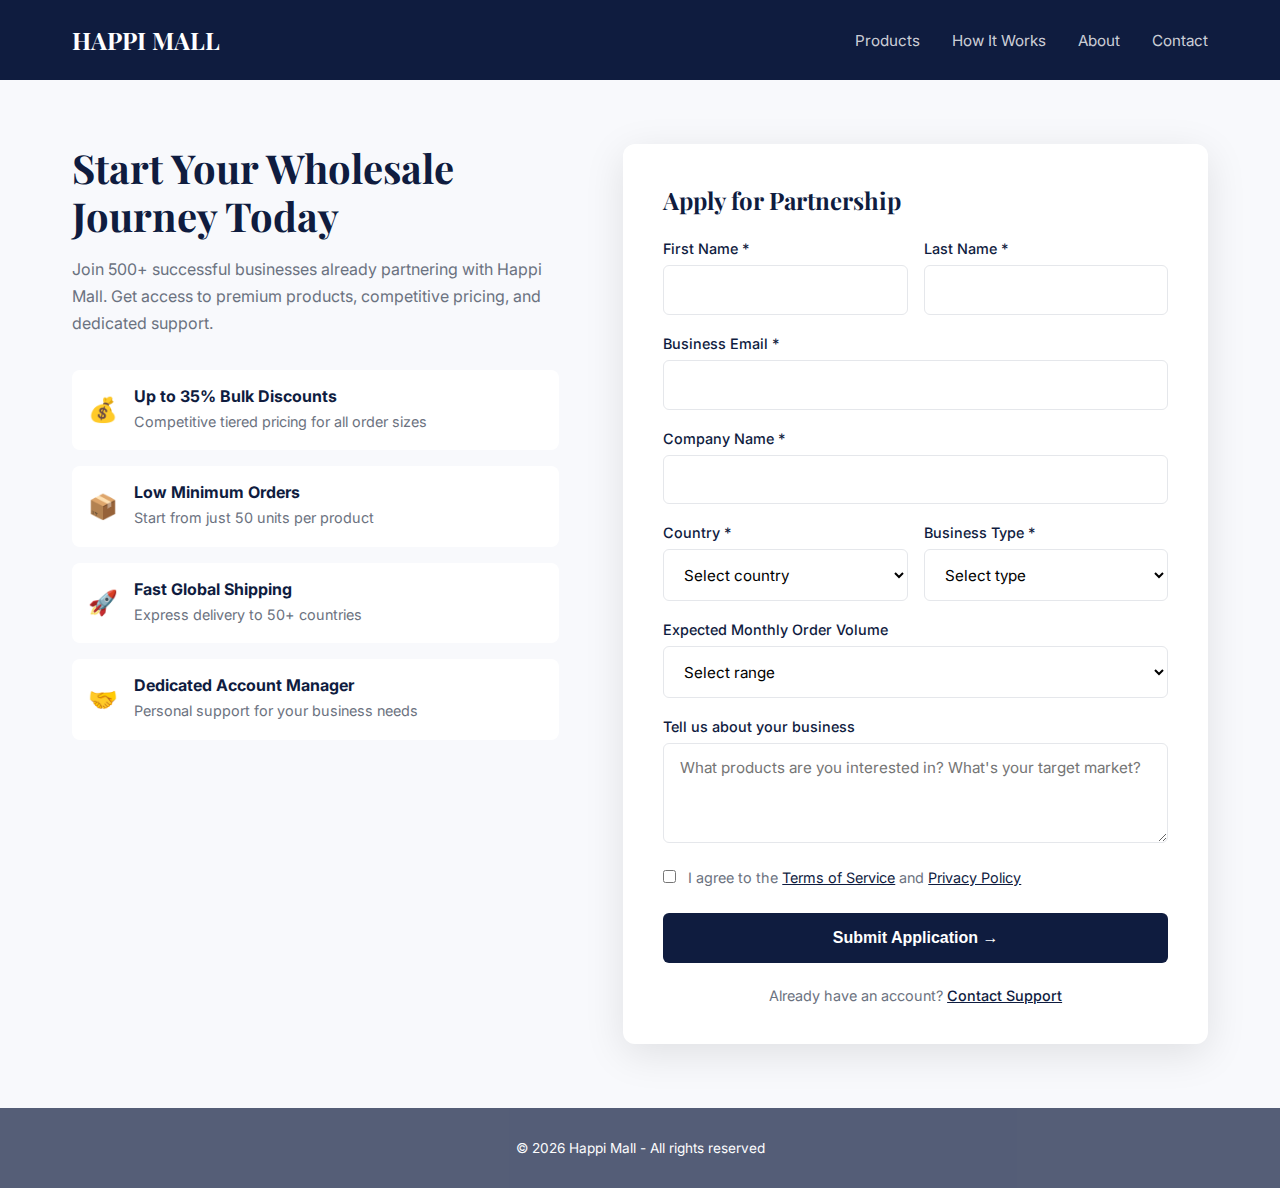
<file: get-started.html>
<!DOCTYPE html>
<html lang="en">

<head>
    <meta charset="UTF-8">
    <meta name="viewport" content="width=device-width, initial-scale=1.0">
    <meta name="description" content="Get Started with Happi Mall - Apply for wholesale partnership">
    <title>Get Started - Happi Mall</title>

    <link rel="icon" type="image/png" href="images/logo-b2b.png">
    <link rel="preconnect" href="https://fonts.googleapis.com">
    <link
        href="https://fonts.googleapis.com/css2?family=Playfair+Display:wght@400;500;600;700&family=Inter:wght@400;500;600&display=swap"
        rel="stylesheet">

    <style>
        :root {
            --navy: #0f1c3f;
            --navy-light: #1a2d5a;
            --gold: #c9a962;
            --text: #1f2937;
            --text-light: #6b7280;
            --bg: #f8f9fc;
            --white: #ffffff;
        }

        * {
            margin: 0;
            padding: 0;
            box-sizing: border-box;
        }

        body {
            font-family: 'Inter', sans-serif;
            color: var(--text);
            background: var(--bg);
            min-height: 100vh;
        }

        .container {
            max-width: 1200px;
            margin: 0 auto;
            padding: 0 2rem;
        }

        /* Header */
        header {
            background: var(--navy);
            padding: 1.5rem 0;
        }

        header .container {
            display: flex;
            align-items: center;
            justify-content: space-between;
        }

        .logo {
            font-family: 'Playfair Display', serif;
            font-size: 1.5rem;
            font-weight: 700;
            color: var(--white);
            text-decoration: none;
        }

        nav {
            display: flex;
            gap: 2rem;
        }

        nav a {
            color: rgba(255, 255, 255, 0.8);
            text-decoration: none;
            font-size: 0.95rem;
            transition: color 0.2s;
        }

        nav a:hover {
            color: var(--gold);
        }

        /* Main Content */
        .signup-page {
            padding: 4rem 0;
        }

        .signup-page .container {
            display: grid;
            grid-template-columns: 1fr 1.2fr;
            gap: 4rem;
            align-items: start;
        }

        /* Left Side */
        .signup-info h1 {
            font-family: 'Playfair Display', serif;
            font-size: 2.5rem;
            color: var(--navy);
            margin-bottom: 1rem;
            line-height: 1.2;
        }

        .signup-info p {
            color: var(--text-light);
            line-height: 1.7;
            margin-bottom: 2rem;
        }

        .benefits-list {
            margin-bottom: 2rem;
        }

        .benefit-item {
            display: flex;
            align-items: center;
            gap: 1rem;
            margin-bottom: 1rem;
            padding: 1rem;
            background: var(--white);
            border-radius: 8px;
        }

        .benefit-item span:first-child {
            font-size: 1.5rem;
        }

        .benefit-item strong {
            display: block;
            color: var(--navy);
            margin-bottom: 0.25rem;
        }

        .benefit-item p {
            color: var(--text-light);
            font-size: 0.9rem;
            margin: 0;
        }

        /* Form */
        .signup-form {
            background: var(--white);
            padding: 2.5rem;
            border-radius: 12px;
            box-shadow: 0 10px 40px rgba(0, 0, 0, 0.1);
        }

        .signup-form h2 {
            font-family: 'Playfair Display', serif;
            font-size: 1.5rem;
            color: var(--navy);
            margin-bottom: 1.5rem;
        }

        .form-row {
            display: grid;
            grid-template-columns: 1fr 1fr;
            gap: 1rem;
        }

        .form-group {
            margin-bottom: 1.25rem;
        }

        .form-group label {
            display: block;
            font-size: 0.9rem;
            color: var(--navy);
            margin-bottom: 0.5rem;
            font-weight: 500;
        }

        .form-group input,
        .form-group select,
        .form-group textarea {
            width: 100%;
            padding: 0.9rem 1rem;
            border: 1px solid #e5e7eb;
            border-radius: 6px;
            font-size: 0.95rem;
            font-family: inherit;
            transition: border-color 0.2s;
            background: var(--white);
        }

        .form-group input:focus,
        .form-group select:focus,
        .form-group textarea:focus {
            outline: none;
            border-color: var(--navy);
        }

        .form-group textarea {
            resize: vertical;
            min-height: 100px;
        }

        .checkbox-group {
            display: flex;
            align-items: flex-start;
            gap: 0.75rem;
            margin-bottom: 1.5rem;
        }

        .checkbox-group input {
            width: auto;
            margin-top: 3px;
        }

        .checkbox-group label {
            font-size: 0.9rem;
            color: var(--text-light);
            line-height: 1.5;
        }

        .checkbox-group a {
            color: var(--navy);
        }

        .submit-btn {
            width: 100%;
            background: var(--navy);
            color: var(--white);
            border: none;
            padding: 1rem;
            font-size: 1rem;
            font-weight: 600;
            cursor: pointer;
            border-radius: 6px;
            transition: background 0.3s;
        }

        .submit-btn:hover {
            background: var(--gold);
            color: var(--navy);
        }

        .form-footer {
            text-align: center;
            margin-top: 1.5rem;
            color: var(--text-light);
            font-size: 0.9rem;
        }

        .form-footer a {
            color: var(--navy);
            font-weight: 500;
        }

        /* Footer */
        footer {
            background: var(--navy);
            padding: 2rem 0;
            color: var(--white);
            text-align: center;
            font-size: 0.85rem;
            opacity: 0.7;
        }

        /* Responsive */
        @media (max-width: 1024px) {
            .signup-page .container {
                grid-template-columns: 1fr;
            }
        }

        @media (max-width: 768px) {
            nav {
                display: none;
            }

            .signup-info h1 {
                font-size: 2rem;
            }

            .form-row {
                grid-template-columns: 1fr;
            }
        }
    </style>
</head>

<body>
    <header>
        <div class="container">
            <a href="index.html" class="logo">HAPPI MALL</a>
            <nav>
                <a href="products.html">Products</a>
                <a href="how-it-works.html">How It Works</a>
                <a href="about.html">About</a>
                <a href="contact.html">Contact</a>
            </nav>
        </div>
    </header>

    <section class="signup-page">
        <div class="container">
            <div class="signup-info">
                <h1>Start Your Wholesale Journey Today</h1>
                <p>Join 500+ successful businesses already partnering with Happi Mall. Get access to premium products,
                    competitive pricing, and dedicated support.</p>

                <div class="benefits-list">
                    <div class="benefit-item">
                        <span>💰</span>
                        <div>
                            <strong>Up to 35% Bulk Discounts</strong>
                            <p>Competitive tiered pricing for all order sizes</p>
                        </div>
                    </div>
                    <div class="benefit-item">
                        <span>📦</span>
                        <div>
                            <strong>Low Minimum Orders</strong>
                            <p>Start from just 50 units per product</p>
                        </div>
                    </div>
                    <div class="benefit-item">
                        <span>🚀</span>
                        <div>
                            <strong>Fast Global Shipping</strong>
                            <p>Express delivery to 50+ countries</p>
                        </div>
                    </div>
                    <div class="benefit-item">
                        <span>🤝</span>
                        <div>
                            <strong>Dedicated Account Manager</strong>
                            <p>Personal support for your business needs</p>
                        </div>
                    </div>
                </div>
            </div>

            <div class="signup-form">
                <h2>Apply for Partnership</h2>
                <form action="mailto:info@happimall.com" method="GET" enctype="text/plain">
                    <div class="form-row">
                        <div class="form-group">
                            <label>First Name *</label>
                            <input type="text" name="firstName" required>
                        </div>
                        <div class="form-group">
                            <label>Last Name *</label>
                            <input type="text" name="lastName" required>
                        </div>
                    </div>

                    <div class="form-group">
                        <label>Business Email *</label>
                        <input type="email" name="email" required>
                    </div>

                    <div class="form-group">
                        <label>Company Name *</label>
                        <input type="text" name="company" required>
                    </div>

                    <div class="form-row">
                        <div class="form-group">
                            <label>Country *</label>
                            <select name="country" required>
                                <option value="">Select country</option>
                                <option value="US">United States</option>
                                <option value="UK">United Kingdom</option>
                                <option value="SG">Singapore</option>
                                <option value="AU">Australia</option>
                                <option value="CA">Canada</option>
                                <option value="DE">Germany</option>
                                <option value="FR">France</option>
                                <option value="JP">Japan</option>
                                <option value="VN">Vietnam</option>
                                <option value="other">Other</option>
                            </select>
                        </div>
                        <div class="form-group">
                            <label>Business Type *</label>
                            <select name="businessType" required>
                                <option value="">Select type</option>
                                <option value="retailer">Retailer</option>
                                <option value="distributor">Distributor</option>
                                <option value="ecommerce">E-commerce</option>
                                <option value="corporate">Corporate Buyer</option>
                                <option value="other">Other</option>
                            </select>
                        </div>
                    </div>

                    <div class="form-group">
                        <label>Expected Monthly Order Volume</label>
                        <select name="volume">
                            <option value="">Select range</option>
                            <option value="1000-5000">$1,000 - $5,000</option>
                            <option value="5000-10000">$5,000 - $10,000</option>
                            <option value="10000-25000">$10,000 - $25,000</option>
                            <option value="25000+">$25,000+</option>
                        </select>
                    </div>

                    <div class="form-group">
                        <label>Tell us about your business</label>
                        <textarea name="message"
                            placeholder="What products are you interested in? What's your target market?"></textarea>
                    </div>

                    <div class="checkbox-group">
                        <input type="checkbox" id="terms" required>
                        <label for="terms">I agree to the <a href="policies.html">Terms of Service</a> and <a
                                href="policies.html">Privacy Policy</a></label>
                    </div>

                    <button type="submit" class="submit-btn">Submit Application →</button>
                </form>

                <div class="form-footer">
                    Already have an account? <a href="support.html">Contact Support</a>
                </div>
            </div>
        </div>
    </section>

    <footer>
        <div class="container">
            © 2026 Happi Mall - All rights reserved
        </div>
    </footer>
</body>

</html>
</file>
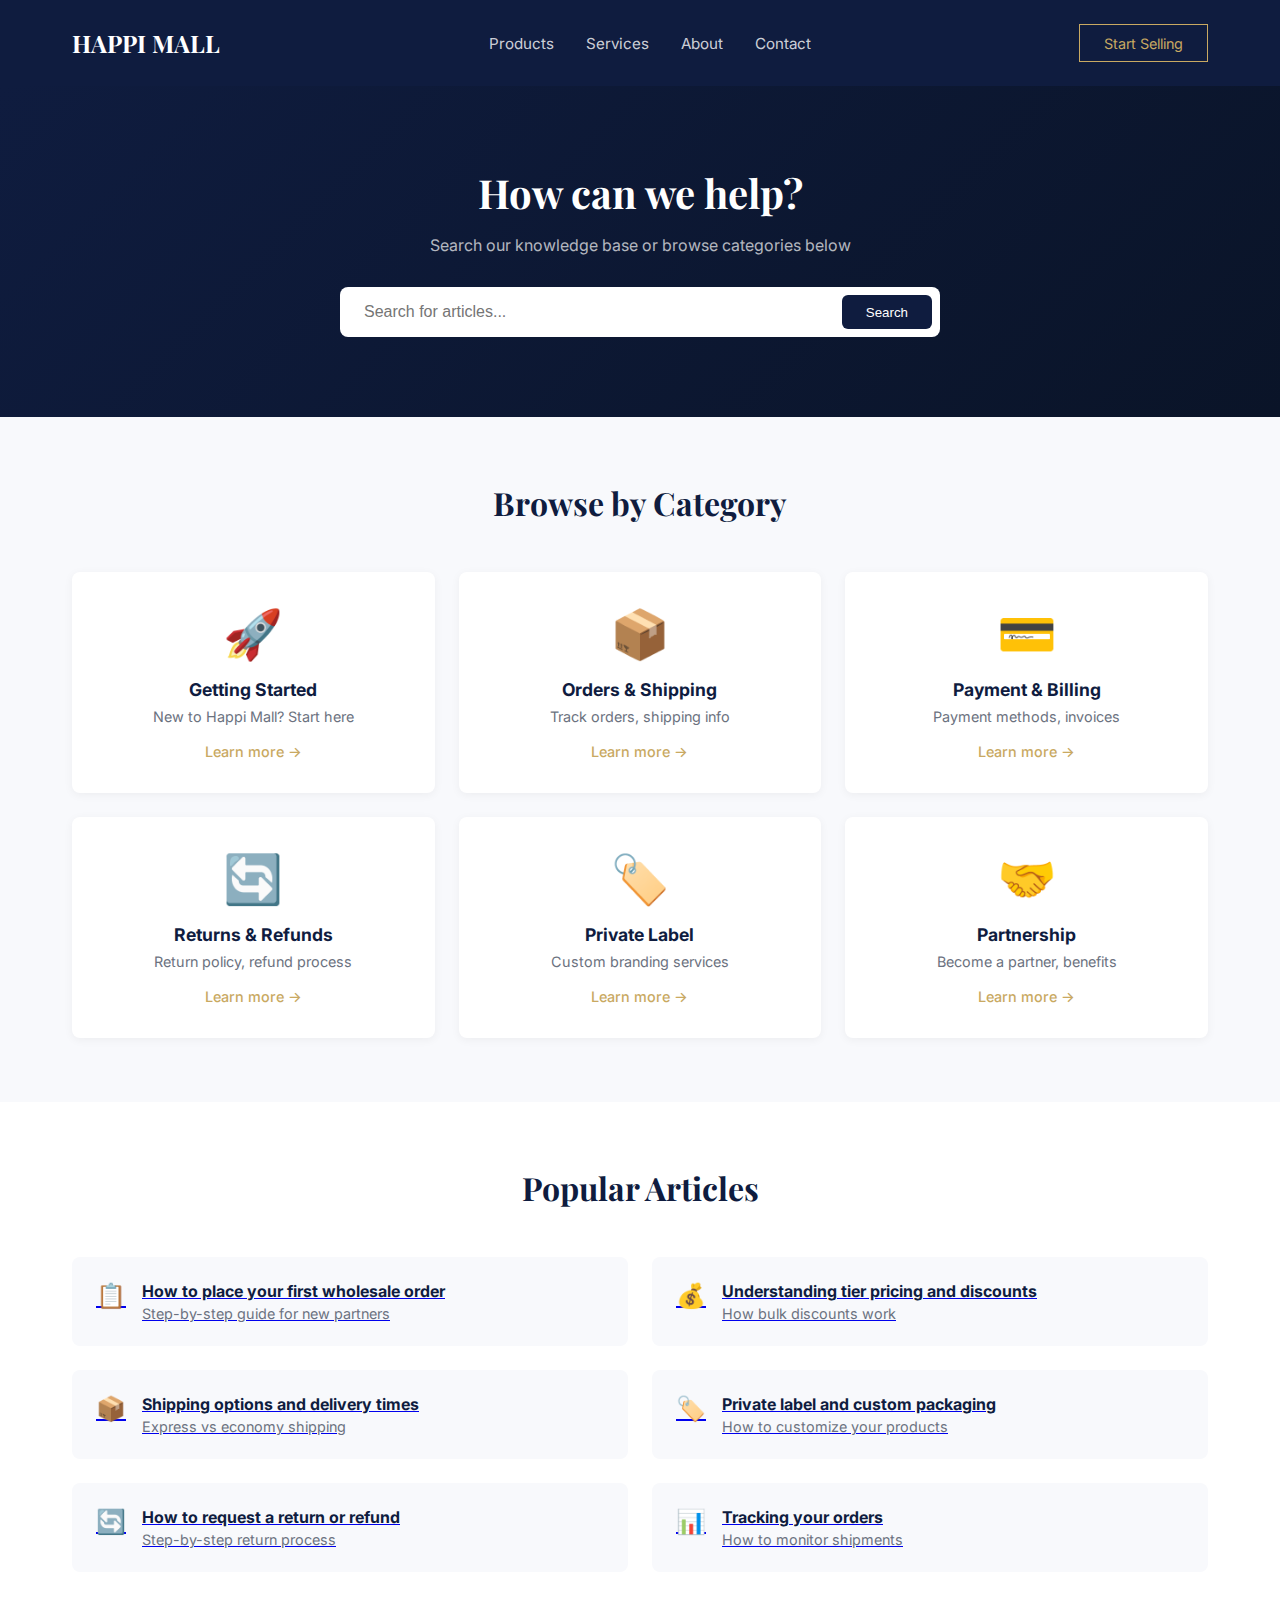
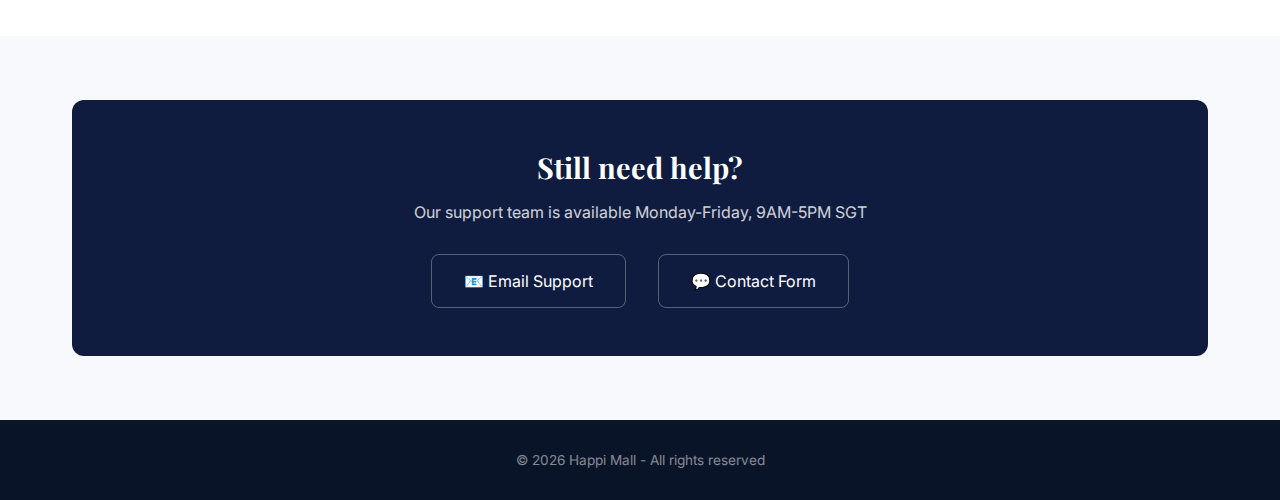
<file: help-center.html>
<!DOCTYPE html>
<html lang="en">

<head>
    <meta charset="UTF-8">
    <meta name="viewport" content="width=device-width, initial-scale=1.0">
    <meta name="description" content="Happi Mall Help Center - Find answers to common questions">
    <title>Help Center - Happi Mall</title>

    <link rel="icon" type="image/png" href="images/logo-b2b.png">
    <link rel="preconnect" href="https://fonts.googleapis.com">
    <link
        href="https://fonts.googleapis.com/css2?family=Playfair+Display:wght@400;500;600;700&family=Inter:wght@400;500;600&display=swap"
        rel="stylesheet">

    <style>
        :root {
            --navy: #0f1c3f;
            --navy-light: #1a2d5a;
            --gold: #c9a962;
            --text: #1f2937;
            --text-light: #6b7280;
            --bg: #f8f9fc;
            --white: #ffffff;
        }

        * {
            margin: 0;
            padding: 0;
            box-sizing: border-box;
        }

        body {
            font-family: 'Inter', sans-serif;
            color: var(--text);
            background: var(--bg);
        }

        .container {
            max-width: 1200px;
            margin: 0 auto;
            padding: 0 2rem;
        }

        /* Header */
        header {
            background: var(--navy);
            padding: 1.5rem 0;
        }

        header .container {
            display: flex;
            align-items: center;
            justify-content: space-between;
        }

        .logo {
            font-family: 'Playfair Display', serif;
            font-size: 1.5rem;
            font-weight: 700;
            color: var(--white);
            text-decoration: none;
        }

        nav {
            display: flex;
            gap: 2rem;
        }

        nav a {
            color: rgba(255, 255, 255, 0.8);
            text-decoration: none;
            font-size: 0.95rem;
            transition: color 0.2s;
        }

        nav a:hover {
            color: var(--gold);
        }

        .header-cta {
            background: transparent;
            border: 1px solid var(--gold);
            color: var(--gold);
            padding: 0.6rem 1.5rem;
            text-decoration: none;
            font-size: 0.9rem;
        }

        /* Hero Search */
        .help-hero {
            background: linear-gradient(135deg, var(--navy) 0%, #0a1428 100%);
            padding: 5rem 0;
            text-align: center;
        }

        .help-hero h1 {
            font-family: 'Playfair Display', serif;
            font-size: 2.5rem;
            color: var(--white);
            margin-bottom: 1rem;
        }

        .help-hero p {
            color: rgba(255, 255, 255, 0.7);
            margin-bottom: 2rem;
        }

        .search-bar {
            max-width: 600px;
            margin: 0 auto;
            position: relative;
        }

        .search-bar input {
            width: 100%;
            padding: 1rem 1.5rem;
            font-size: 1rem;
            border: none;
            border-radius: 8px;
            outline: none;
        }

        .search-bar button {
            position: absolute;
            right: 8px;
            top: 8px;
            background: var(--navy);
            color: white;
            border: none;
            padding: 0.6rem 1.5rem;
            border-radius: 6px;
            cursor: pointer;
        }

        /* Categories */
        .categories {
            padding: 4rem 0;
        }

        .section-header {
            text-align: center;
            margin-bottom: 3rem;
        }

        .section-header h2 {
            font-family: 'Playfair Display', serif;
            font-size: 2rem;
            color: var(--navy);
        }

        .categories-grid {
            display: grid;
            grid-template-columns: repeat(3, 1fr);
            gap: 1.5rem;
        }

        .category-card {
            background: var(--white);
            padding: 2rem;
            border-radius: 8px;
            text-align: center;
            transition: all 0.3s;
            box-shadow: 0 2px 10px rgba(0, 0, 0, 0.05);
        }

        .category-card:hover {
            transform: translateY(-5px);
            box-shadow: 0 10px 30px rgba(0, 0, 0, 0.1);
        }

        .category-icon {
            font-size: 3rem;
            margin-bottom: 1rem;
        }

        .category-card h3 {
            font-size: 1.1rem;
            color: var(--navy);
            margin-bottom: 0.5rem;
        }

        .category-card p {
            color: var(--text-light);
            font-size: 0.9rem;
            margin-bottom: 1rem;
        }

        .category-card a {
            color: var(--gold);
            text-decoration: none;
            font-weight: 500;
            font-size: 0.9rem;
        }

        /* Popular Articles */
        .articles {
            padding: 4rem 0;
            background: var(--white);
        }

        .articles-grid {
            display: grid;
            grid-template-columns: 1fr 1fr;
            gap: 1.5rem;
        }

        .article-card {
            background: var(--bg);
            padding: 1.5rem;
            border-radius: 8px;
            display: flex;
            align-items: flex-start;
            gap: 1rem;
            transition: all 0.2s;
        }

        .article-card:hover {
            background: var(--white);
            box-shadow: 0 5px 20px rgba(0, 0, 0, 0.1);
        }

        .article-icon {
            font-size: 1.5rem;
            flex-shrink: 0;
        }

        .article-content h4 {
            font-size: 1rem;
            color: var(--navy);
            margin-bottom: 0.25rem;
        }

        .article-content p {
            color: var(--text-light);
            font-size: 0.9rem;
        }

        /* Contact CTA */
        .contact-cta {
            padding: 4rem 0;
            text-align: center;
        }

        .contact-box {
            background: var(--navy);
            padding: 3rem;
            border-radius: 12px;
            color: var(--white);
        }

        .contact-box h2 {
            font-family: 'Playfair Display', serif;
            font-size: 1.8rem;
            margin-bottom: 1rem;
        }

        .contact-box p {
            opacity: 0.8;
            margin-bottom: 2rem;
        }

        .contact-options {
            display: flex;
            justify-content: center;
            gap: 2rem;
            flex-wrap: wrap;
        }

        .contact-option {
            display: flex;
            align-items: center;
            gap: 0.5rem;
            color: var(--white);
            text-decoration: none;
            padding: 1rem 2rem;
            border: 1px solid rgba(255, 255, 255, 0.3);
            border-radius: 8px;
            transition: all 0.3s;
        }

        .contact-option:hover {
            background: var(--gold);
            color: var(--navy);
            border-color: var(--gold);
        }

        /* Footer */
        footer {
            background: #0a1428;
            padding: 2rem 0;
            color: var(--white);
            text-align: center;
        }

        .footer-bottom {
            color: rgba(255, 255, 255, 0.5);
            font-size: 0.85rem;
        }

        @media (max-width: 1024px) {
            .categories-grid {
                grid-template-columns: repeat(2, 1fr);
            }

            .articles-grid {
                grid-template-columns: 1fr;
            }
        }

        @media (max-width: 768px) {
            nav {
                display: none;
            }

            .help-hero h1 {
                font-size: 2rem;
            }

            .categories-grid {
                grid-template-columns: 1fr;
            }

            .contact-options {
                flex-direction: column;
                align-items: center;
            }
        }
    </style>
</head>

<body>
    <header>
        <div class="container">
            <a href="index.html" class="logo">HAPPI MALL</a>
            <nav>
                <a href="products.html">Products</a>
                <a href="index.html#services">Services</a>
                <a href="about.html">About</a>
                <a href="contact.html">Contact</a>
            </nav>
            <a href="index.html#contact" class="header-cta">Start Selling</a>
        </div>
    </header>

    <section class="help-hero">
        <div class="container">
            <h1>How can we help?</h1>
            <p>Search our knowledge base or browse categories below</p>
            <div class="search-bar">
                <input type="text" placeholder="Search for articles...">
                <button>Search</button>
            </div>
        </div>
    </section>

    <section class="categories">
        <div class="container">
            <div class="section-header">
                <h2>Browse by Category</h2>
            </div>
            <div class="categories-grid">
                <div class="category-card">
                    <div class="category-icon">🚀</div>
                    <h3>Getting Started</h3>
                    <p>New to Happi Mall? Start here</p>
                    <a href="how-it-works.html">Learn more →</a>
                </div>
                <div class="category-card">
                    <div class="category-icon">📦</div>
                    <h3>Orders & Shipping</h3>
                    <p>Track orders, shipping info</p>
                    <a href="policies.html#shipping">Learn more →</a>
                </div>
                <div class="category-card">
                    <div class="category-icon">💳</div>
                    <h3>Payment & Billing</h3>
                    <p>Payment methods, invoices</p>
                    <a href="support.html">Learn more →</a>
                </div>
                <div class="category-card">
                    <div class="category-icon">🔄</div>
                    <h3>Returns & Refunds</h3>
                    <p>Return policy, refund process</p>
                    <a href="policies.html#returns">Learn more →</a>
                </div>
                <div class="category-card">
                    <div class="category-icon">🏷️</div>
                    <h3>Private Label</h3>
                    <p>Custom branding services</p>
                    <a href="support.html">Learn more →</a>
                </div>
                <div class="category-card">
                    <div class="category-icon">🤝</div>
                    <h3>Partnership</h3>
                    <p>Become a partner, benefits</p>
                    <a href="get-started.html">Learn more →</a>
                </div>
            </div>
        </div>
    </section>

    <section class="articles">
        <div class="container">
            <div class="section-header">
                <h2>Popular Articles</h2>
            </div>
            <div class="articles-grid">
                <a href="#" class="article-card">
                    <span class="article-icon">📋</span>
                    <div class="article-content">
                        <h4>How to place your first wholesale order</h4>
                        <p>Step-by-step guide for new partners</p>
                    </div>
                </a>
                <a href="#" class="article-card">
                    <span class="article-icon">💰</span>
                    <div class="article-content">
                        <h4>Understanding tier pricing and discounts</h4>
                        <p>How bulk discounts work</p>
                    </div>
                </a>
                <a href="#" class="article-card">
                    <span class="article-icon">📦</span>
                    <div class="article-content">
                        <h4>Shipping options and delivery times</h4>
                        <p>Express vs economy shipping</p>
                    </div>
                </a>
                <a href="#" class="article-card">
                    <span class="article-icon">🏷️</span>
                    <div class="article-content">
                        <h4>Private label and custom packaging</h4>
                        <p>How to customize your products</p>
                    </div>
                </a>
                <a href="#" class="article-card">
                    <span class="article-icon">🔄</span>
                    <div class="article-content">
                        <h4>How to request a return or refund</h4>
                        <p>Step-by-step return process</p>
                    </div>
                </a>
                <a href="#" class="article-card">
                    <span class="article-icon">📊</span>
                    <div class="article-content">
                        <h4>Tracking your orders</h4>
                        <p>How to monitor shipments</p>
                    </div>
                </a>
            </div>
        </div>
    </section>

    <section class="contact-cta">
        <div class="container">
            <div class="contact-box">
                <h2>Still need help?</h2>
                <p>Our support team is available Monday-Friday, 9AM-5PM SGT</p>
                <div class="contact-options">
                    <a href="mailto:info@happimall.com" class="contact-option">
                        📧 Email Support
                    </a>
                    <a href="support.html" class="contact-option">
                        💬 Contact Form
                    </a>
                </div>
            </div>
        </div>
    </section>

    <footer>
        <div class="container">
            <div class="footer-bottom">
                © 2026 Happi Mall - All rights reserved
            </div>
        </div>
    </footer>
</body>

</html>
</file>
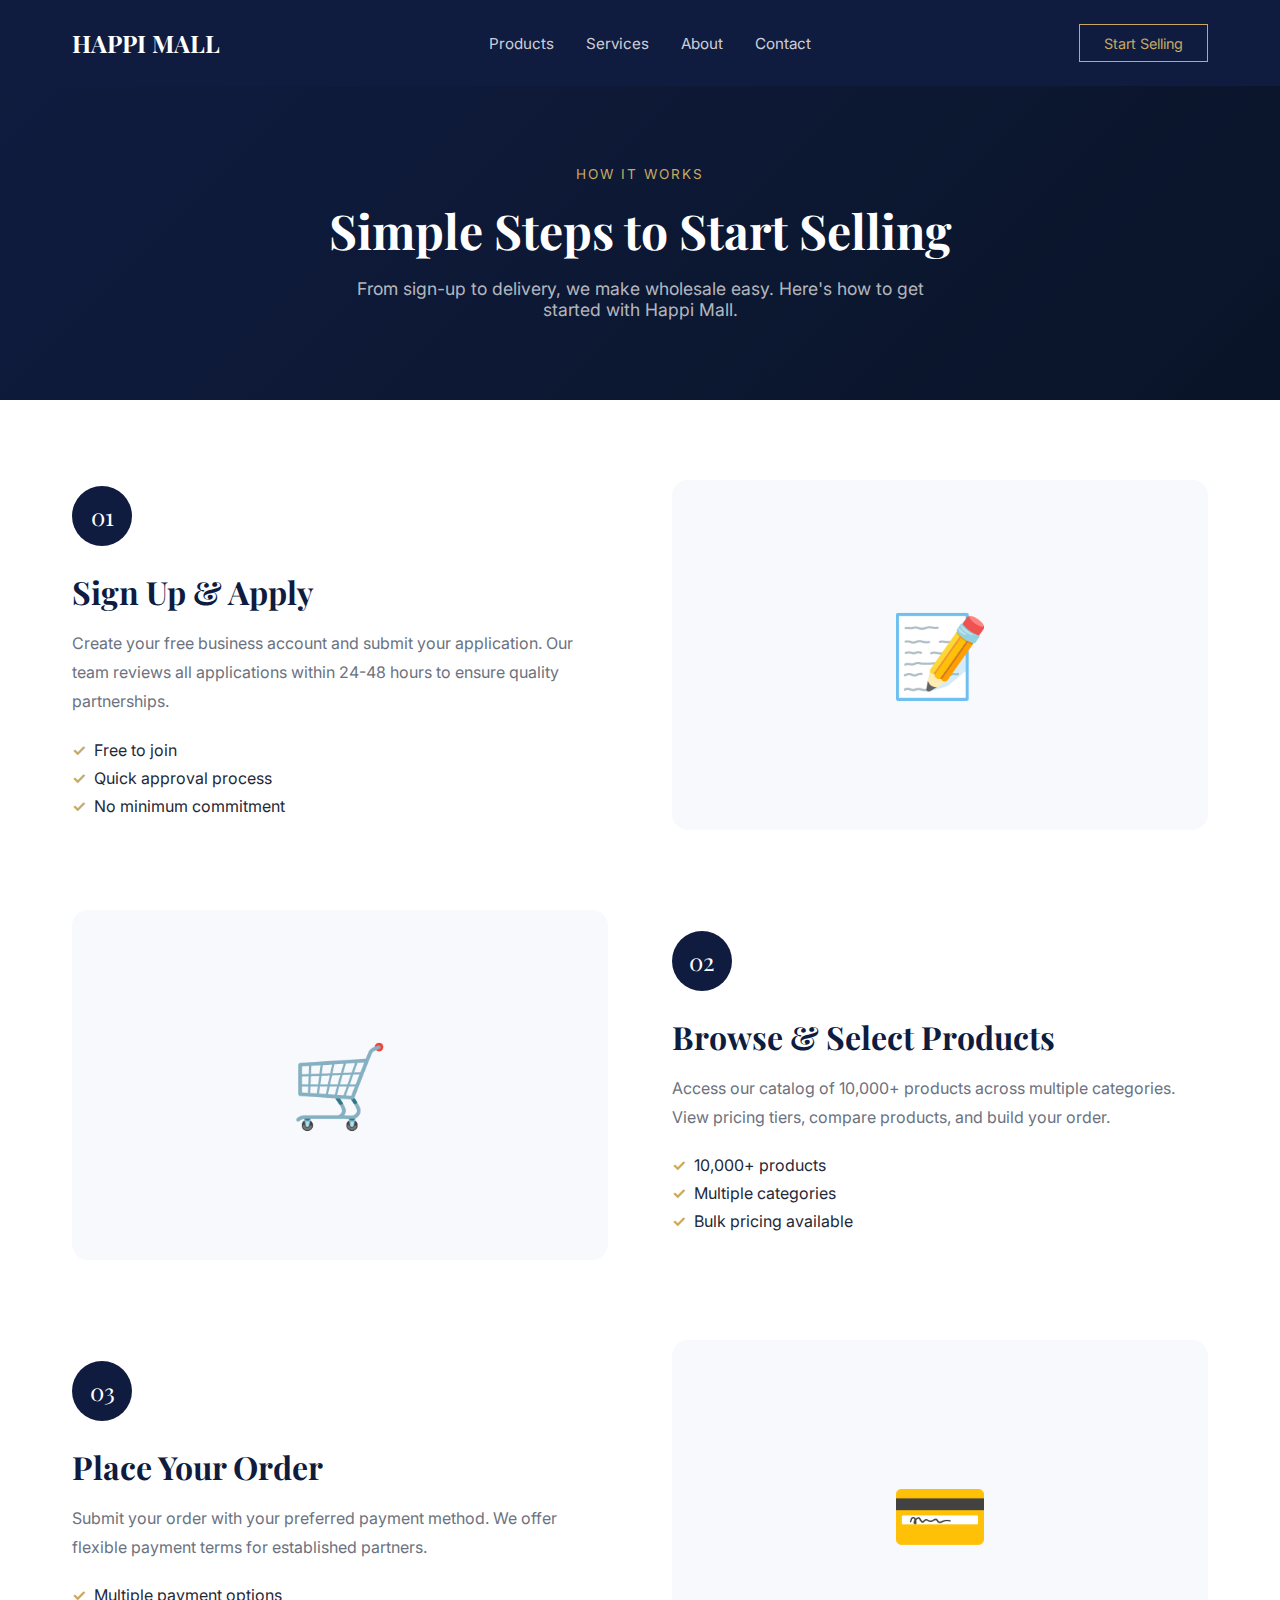
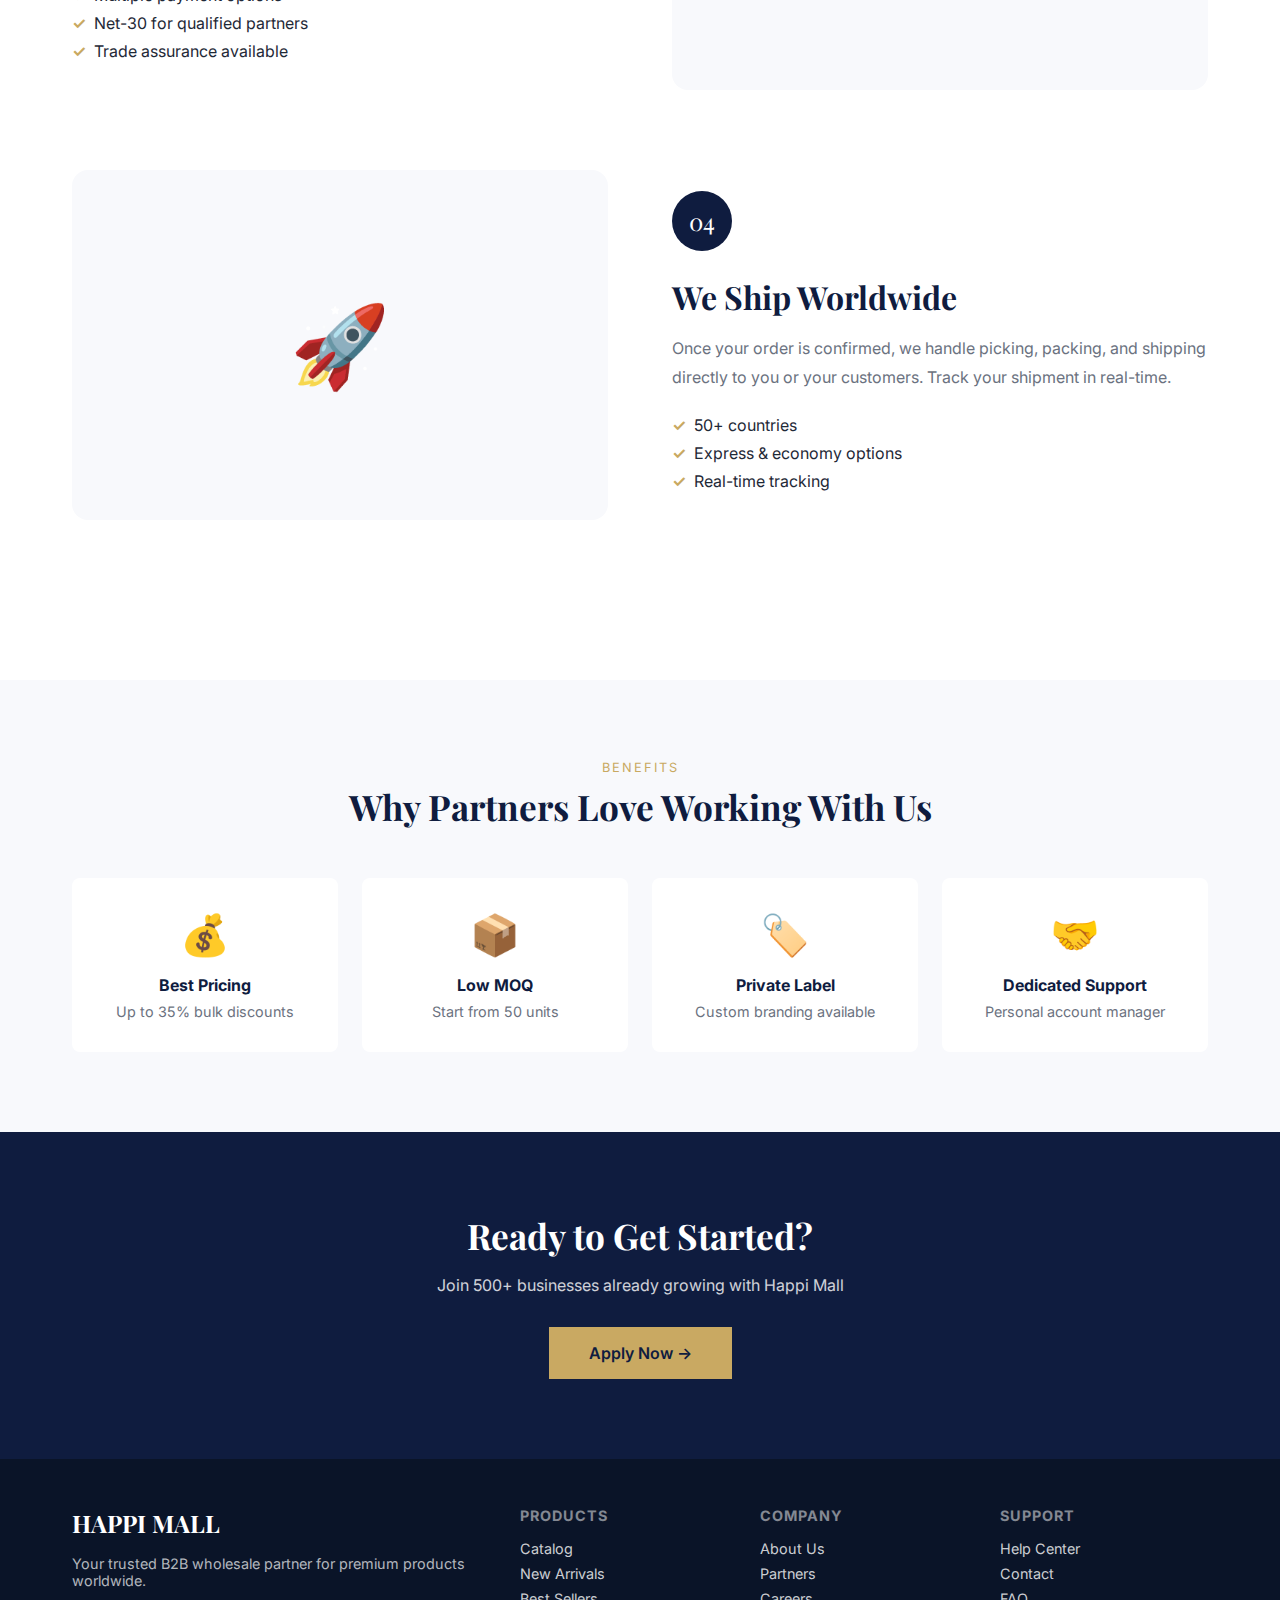
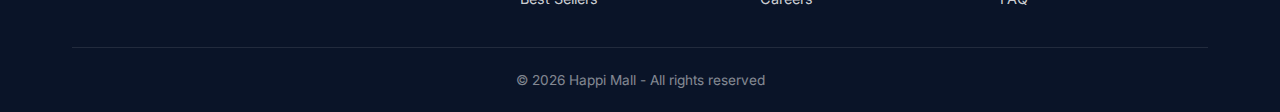
<file: how-it-works.html>
<!DOCTYPE html>
<html lang="en">

<head>
    <meta charset="UTF-8">
    <meta name="viewport" content="width=device-width, initial-scale=1.0">
    <meta name="description" content="How It Works - Start your wholesale journey with Happi Mall">
    <title>How It Works - Happi Mall</title>

    <link rel="icon" type="image/png" href="images/logo-b2b.png">
    <link rel="preconnect" href="https://fonts.googleapis.com">
    <link
        href="https://fonts.googleapis.com/css2?family=Playfair+Display:wght@400;500;600;700&family=Inter:wght@400;500;600&display=swap"
        rel="stylesheet">

    <style>
        :root {
            --navy: #0f1c3f;
            --navy-light: #1a2d5a;
            --gold: #c9a962;
            --text: #1f2937;
            --text-light: #6b7280;
            --bg: #f8f9fc;
            --white: #ffffff;
        }

        * {
            margin: 0;
            padding: 0;
            box-sizing: border-box;
        }

        body {
            font-family: 'Inter', sans-serif;
            color: var(--text);
            background: var(--white);
        }

        .container {
            max-width: 1200px;
            margin: 0 auto;
            padding: 0 2rem;
        }

        /* Header */
        header {
            background: var(--navy);
            padding: 1.5rem 0;
        }

        header .container {
            display: flex;
            align-items: center;
            justify-content: space-between;
        }

        .logo {
            font-family: 'Playfair Display', serif;
            font-size: 1.5rem;
            font-weight: 700;
            color: var(--white);
            text-decoration: none;
        }

        nav {
            display: flex;
            gap: 2rem;
        }

        nav a {
            color: rgba(255, 255, 255, 0.8);
            text-decoration: none;
            font-size: 0.95rem;
            transition: color 0.2s;
        }

        nav a:hover {
            color: var(--gold);
        }

        .header-cta {
            background: transparent;
            border: 1px solid var(--gold);
            color: var(--gold);
            padding: 0.6rem 1.5rem;
            text-decoration: none;
            font-size: 0.9rem;
            transition: all 0.3s;
        }

        .header-cta:hover {
            background: var(--gold);
            color: var(--navy);
        }

        /* Page Header */
        .page-header {
            background: linear-gradient(135deg, var(--navy) 0%, #0a1428 100%);
            padding: 5rem 0;
            text-align: center;
        }

        .page-label {
            color: var(--gold);
            font-size: 0.85rem;
            letter-spacing: 2px;
            text-transform: uppercase;
            margin-bottom: 1rem;
        }

        .page-header h1 {
            font-family: 'Playfair Display', serif;
            font-size: 3rem;
            color: var(--white);
            margin-bottom: 1rem;
        }

        .page-header p {
            color: rgba(255, 255, 255, 0.7);
            max-width: 600px;
            margin: 0 auto;
            font-size: 1.1rem;
        }

        /* Steps Section */
        .steps {
            padding: 5rem 0;
        }

        .step-row {
            display: grid;
            grid-template-columns: 1fr 1fr;
            gap: 4rem;
            align-items: center;
            margin-bottom: 5rem;
        }

        .step-row:nth-child(even) .step-content {
            order: 2;
        }

        .step-number {
            display: inline-flex;
            align-items: center;
            justify-content: center;
            width: 60px;
            height: 60px;
            background: var(--navy);
            color: var(--white);
            border-radius: 50%;
            font-family: 'Playfair Display', serif;
            font-size: 1.5rem;
            margin-bottom: 1.5rem;
        }

        .step-content h2 {
            font-family: 'Playfair Display', serif;
            font-size: 2rem;
            color: var(--navy);
            margin-bottom: 1rem;
        }

        .step-content p {
            color: var(--text-light);
            line-height: 1.8;
            margin-bottom: 1rem;
        }

        .step-features {
            margin-top: 1.5rem;
        }

        .step-feature {
            display: flex;
            align-items: center;
            gap: 0.5rem;
            margin-bottom: 0.5rem;
            color: var(--text);
        }

        .step-feature::before {
            content: '✓';
            color: var(--gold);
            font-weight: bold;
        }

        .step-visual {
            background: var(--bg);
            border-radius: 16px;
            height: 350px;
            display: flex;
            align-items: center;
            justify-content: center;
            font-size: 5rem;
        }

        /* Benefits */
        .benefits {
            padding: 5rem 0;
            background: var(--bg);
        }

        .section-header {
            text-align: center;
            margin-bottom: 3rem;
        }

        .section-label {
            color: var(--gold);
            font-size: 0.8rem;
            letter-spacing: 2px;
            text-transform: uppercase;
            margin-bottom: 0.5rem;
        }

        .section-header h2 {
            font-family: 'Playfair Display', serif;
            font-size: 2.2rem;
            color: var(--navy);
        }

        .benefits-grid {
            display: grid;
            grid-template-columns: repeat(4, 1fr);
            gap: 1.5rem;
        }

        .benefit-card {
            background: var(--white);
            padding: 2rem;
            border-radius: 8px;
            text-align: center;
            transition: all 0.3s;
        }

        .benefit-card:hover {
            transform: translateY(-5px);
            box-shadow: 0 15px 40px rgba(0, 0, 0, 0.1);
        }

        .benefit-icon {
            font-size: 2.5rem;
            margin-bottom: 1rem;
        }

        .benefit-card h3 {
            font-size: 1rem;
            color: var(--navy);
            margin-bottom: 0.5rem;
        }

        .benefit-card p {
            color: var(--text-light);
            font-size: 0.9rem;
        }

        /* CTA */
        .cta {
            padding: 5rem 0;
            text-align: center;
            background: var(--navy);
            color: var(--white);
        }

        .cta h2 {
            font-family: 'Playfair Display', serif;
            font-size: 2.2rem;
            margin-bottom: 1rem;
        }

        .cta p {
            opacity: 0.8;
            margin-bottom: 2rem;
        }

        .cta-btn {
            display: inline-block;
            background: var(--gold);
            color: var(--navy);
            padding: 1rem 2.5rem;
            text-decoration: none;
            font-weight: 600;
            transition: all 0.3s;
        }

        .cta-btn:hover {
            background: var(--white);
        }

        /* Footer */
        footer {
            background: #0a1428;
            padding: 3rem 0 1.5rem;
            color: var(--white);
        }

        .footer-content {
            display: grid;
            grid-template-columns: 2fr repeat(3, 1fr);
            gap: 2rem;
            margin-bottom: 2rem;
        }

        .footer-brand p {
            color: rgba(255, 255, 255, 0.7);
            font-size: 0.9rem;
            margin-top: 1rem;
        }

        .footer-links h4 {
            font-size: 0.9rem;
            margin-bottom: 1rem;
            text-transform: uppercase;
            letter-spacing: 1px;
            color: rgba(255, 255, 255, 0.5);
        }

        .footer-links a {
            display: block;
            color: rgba(255, 255, 255, 0.8);
            text-decoration: none;
            margin-bottom: 0.5rem;
            font-size: 0.9rem;
        }

        .footer-links a:hover {
            color: var(--gold);
        }

        .footer-bottom {
            border-top: 1px solid rgba(255, 255, 255, 0.1);
            padding-top: 1.5rem;
            text-align: center;
            color: rgba(255, 255, 255, 0.5);
            font-size: 0.85rem;
        }

        /* Responsive */
        @media (max-width: 1024px) {
            .step-row {
                grid-template-columns: 1fr;
                gap: 2rem;
            }

            .step-row:nth-child(even) .step-content {
                order: 0;
            }

            .benefits-grid {
                grid-template-columns: repeat(2, 1fr);
            }

            .footer-content {
                grid-template-columns: 1fr 1fr;
            }
        }

        @media (max-width: 768px) {
            nav {
                display: none;
            }

            .page-header h1 {
                font-size: 2rem;
            }

            .benefits-grid {
                grid-template-columns: 1fr;
            }
        }
    </style>
</head>

<body>
    <header>
        <div class="container">
            <a href="index.html" class="logo">HAPPI MALL</a>
            <nav>
                <a href="products.html">Products</a>
                <a href="index.html#services">Services</a>
                <a href="about.html">About</a>
                <a href="contact.html">Contact</a>
            </nav>
            <a href="index.html#contact" class="header-cta">Start Selling</a>
        </div>
    </header>

    <section class="page-header">
        <div class="container">
            <div class="page-label">How It Works</div>
            <h1>Simple Steps to Start Selling</h1>
            <p>From sign-up to delivery, we make wholesale easy. Here's how to get started with Happi Mall.</p>
        </div>
    </section>

    <section class="steps">
        <div class="container">
            <!-- Step 1 -->
            <div class="step-row">
                <div class="step-content">
                    <div class="step-number">01</div>
                    <h2>Sign Up & Apply</h2>
                    <p>Create your free business account and submit your application. Our team reviews all applications
                        within 24-48 hours to ensure quality partnerships.</p>
                    <div class="step-features">
                        <div class="step-feature">Free to join</div>
                        <div class="step-feature">Quick approval process</div>
                        <div class="step-feature">No minimum commitment</div>
                    </div>
                </div>
                <div class="step-visual">📝</div>
            </div>

            <!-- Step 2 -->
            <div class="step-row">
                <div class="step-content">
                    <div class="step-number">02</div>
                    <h2>Browse & Select Products</h2>
                    <p>Access our catalog of 10,000+ products across multiple categories. View pricing tiers, compare
                        products, and build your order.</p>
                    <div class="step-features">
                        <div class="step-feature">10,000+ products</div>
                        <div class="step-feature">Multiple categories</div>
                        <div class="step-feature">Bulk pricing available</div>
                    </div>
                </div>
                <div class="step-visual">🛒</div>
            </div>

            <!-- Step 3 -->
            <div class="step-row">
                <div class="step-content">
                    <div class="step-number">03</div>
                    <h2>Place Your Order</h2>
                    <p>Submit your order with your preferred payment method. We offer flexible payment terms for
                        established partners.</p>
                    <div class="step-features">
                        <div class="step-feature">Multiple payment options</div>
                        <div class="step-feature">Net-30 for qualified partners</div>
                        <div class="step-feature">Trade assurance available</div>
                    </div>
                </div>
                <div class="step-visual">💳</div>
            </div>

            <!-- Step 4 -->
            <div class="step-row">
                <div class="step-content">
                    <div class="step-number">04</div>
                    <h2>We Ship Worldwide</h2>
                    <p>Once your order is confirmed, we handle picking, packing, and shipping directly to you or your
                        customers. Track your shipment in real-time.</p>
                    <div class="step-features">
                        <div class="step-feature">50+ countries</div>
                        <div class="step-feature">Express & economy options</div>
                        <div class="step-feature">Real-time tracking</div>
                    </div>
                </div>
                <div class="step-visual">🚀</div>
            </div>
        </div>
    </section>

    <section class="benefits">
        <div class="container">
            <div class="section-header">
                <div class="section-label">Benefits</div>
                <h2>Why Partners Love Working With Us</h2>
            </div>
            <div class="benefits-grid">
                <div class="benefit-card">
                    <div class="benefit-icon">💰</div>
                    <h3>Best Pricing</h3>
                    <p>Up to 35% bulk discounts</p>
                </div>
                <div class="benefit-card">
                    <div class="benefit-icon">📦</div>
                    <h3>Low MOQ</h3>
                    <p>Start from 50 units</p>
                </div>
                <div class="benefit-card">
                    <div class="benefit-icon">🏷️</div>
                    <h3>Private Label</h3>
                    <p>Custom branding available</p>
                </div>
                <div class="benefit-card">
                    <div class="benefit-icon">🤝</div>
                    <h3>Dedicated Support</h3>
                    <p>Personal account manager</p>
                </div>
            </div>
        </div>
    </section>

    <section class="cta">
        <div class="container">
            <h2>Ready to Get Started?</h2>
            <p>Join 500+ businesses already growing with Happi Mall</p>
            <a href="index.html#contact" class="cta-btn">Apply Now →</a>
        </div>
    </section>

    <footer>
        <div class="container">
            <div class="footer-content">
                <div class="footer-brand">
                    <span class="logo">HAPPI MALL</span>
                    <p>Your trusted B2B wholesale partner for premium products worldwide.</p>
                </div>
                <div class="footer-links">
                    <h4>Products</h4>
                    <a href="products.html">Catalog</a>
                    <a href="#">New Arrivals</a>
                    <a href="#">Best Sellers</a>
                </div>
                <div class="footer-links">
                    <h4>Company</h4>
                    <a href="about.html">About Us</a>
                    <a href="#">Partners</a>
                    <a href="#">Careers</a>
                </div>
                <div class="footer-links">
                    <h4>Support</h4>
                    <a href="support.html">Help Center</a>
                    <a href="#">Contact</a>
                    <a href="#">FAQ</a>
                </div>
            </div>
            <div class="footer-bottom">
                © 2026 Happi Mall - All rights reserved
            </div>
        </div>
    </footer>
</body>

</html>
</file>
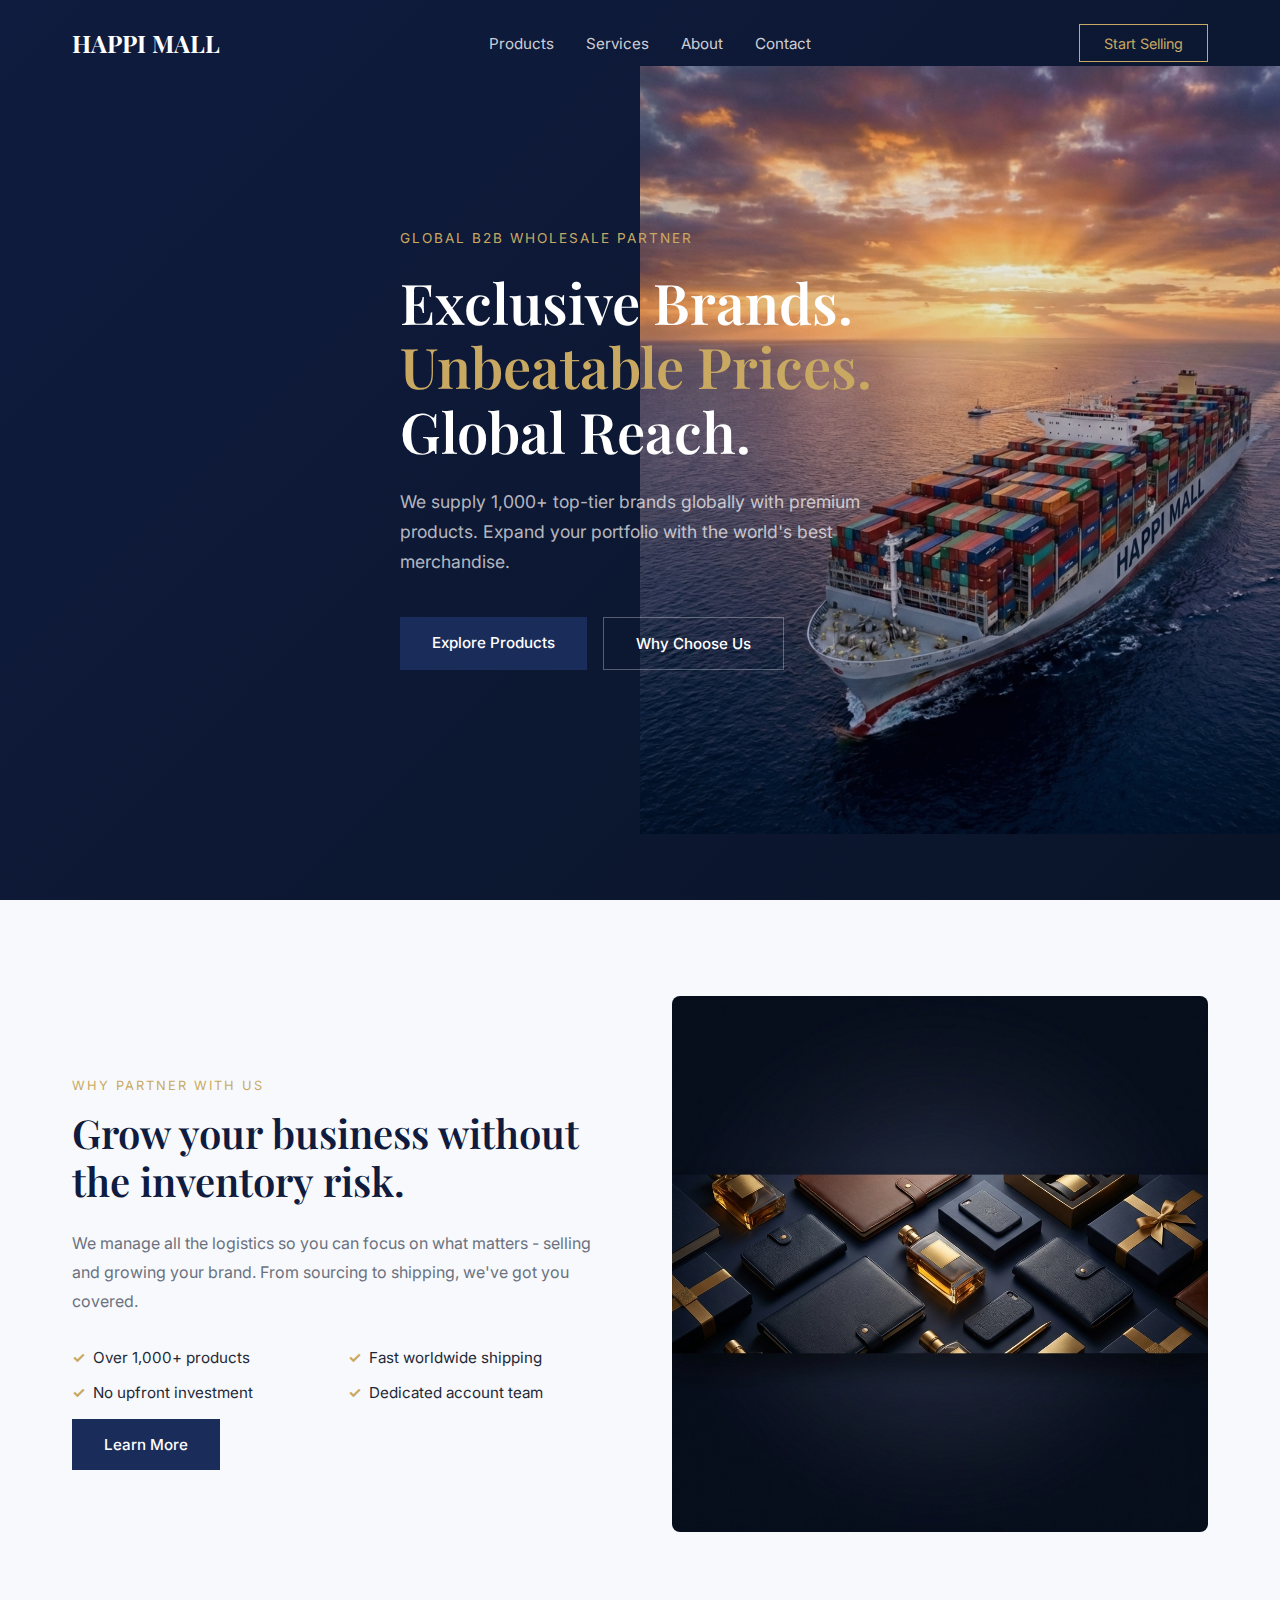
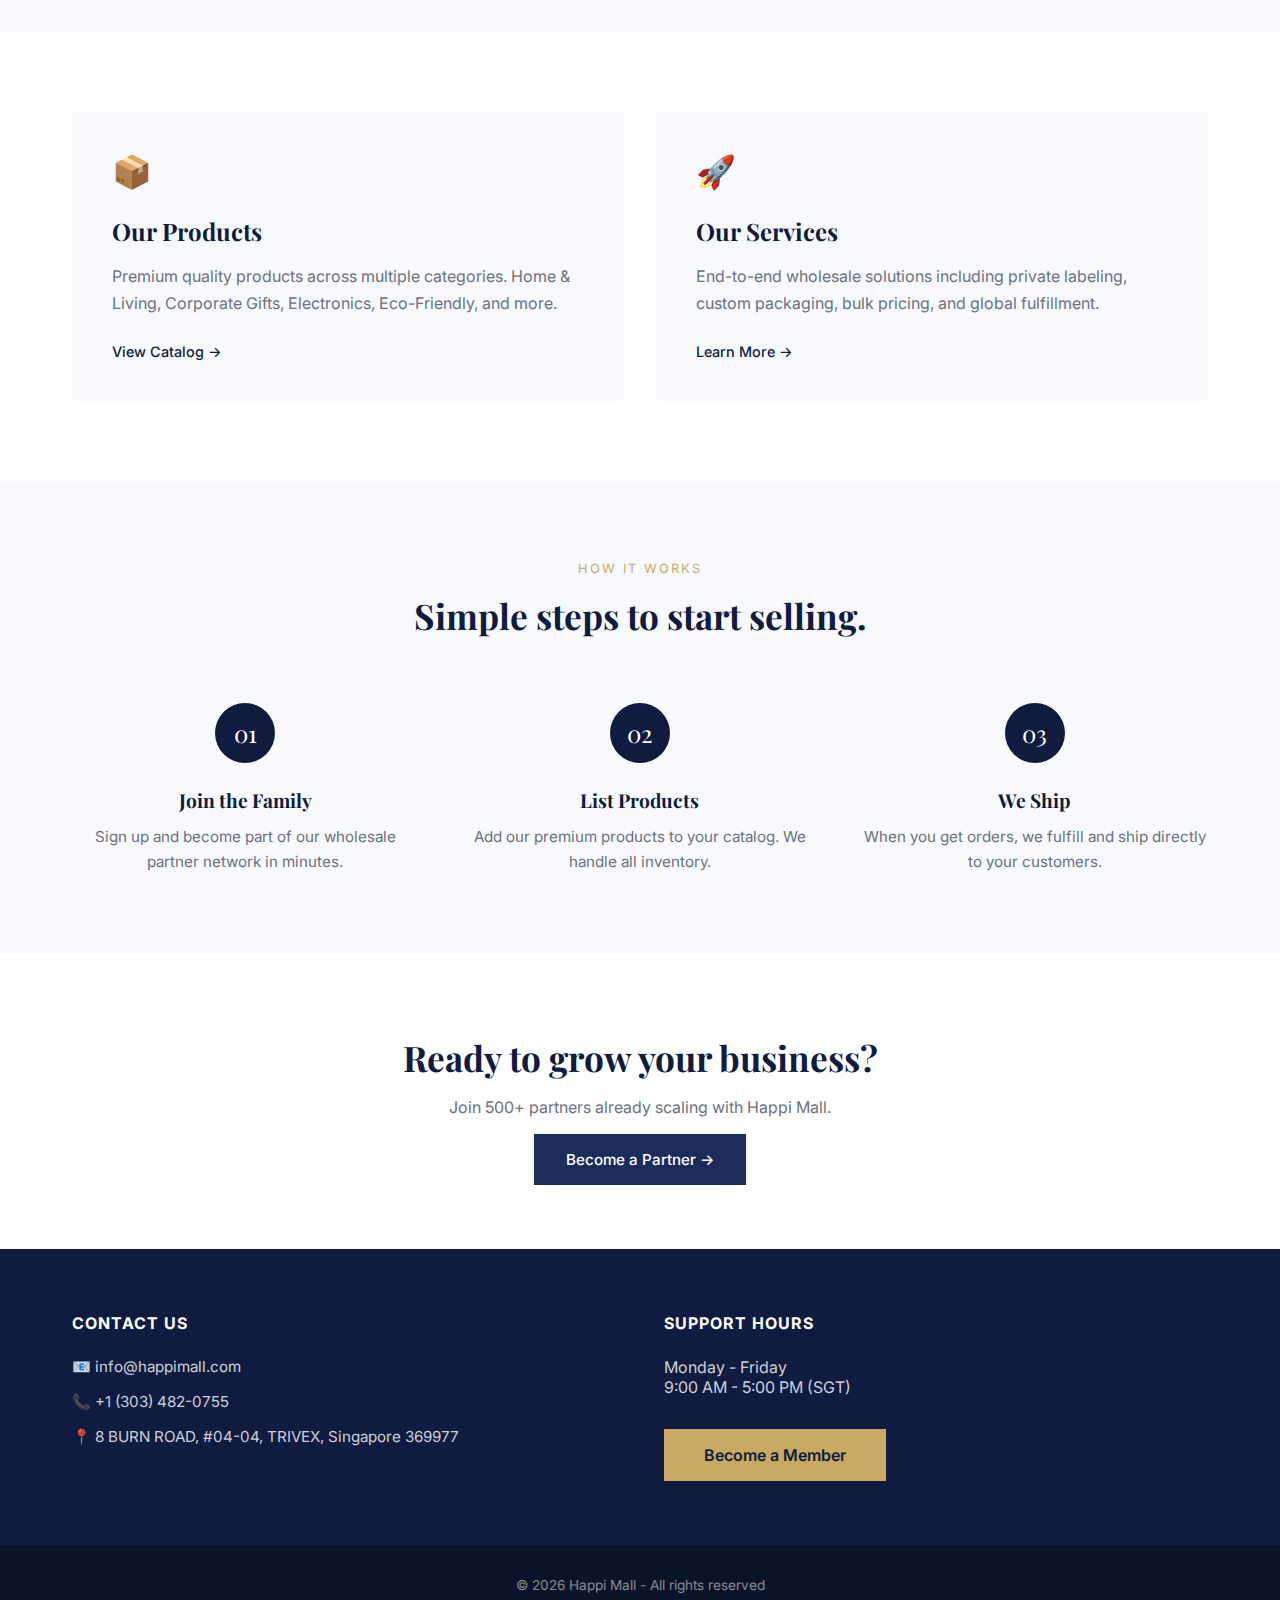
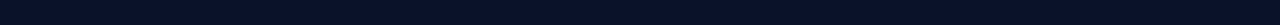
<file: index-b2b.html>
<!DOCTYPE html>
<html lang="en">

<head>
    <meta charset="UTF-8">
    <meta name="viewport" content="width=device-width, initial-scale=1.0">
    <meta name="description"
        content="Happi Mall - Exclusive Brands, Unbeatable Prices, Global Reach. B2B Wholesale Partner.">
    <title>Happi Mall - Global B2B Wholesale</title>

    <link rel="icon" type="image/png" href="images/logo-b2b.png">
    <link rel="preconnect" href="https://fonts.googleapis.com">
    <link
        href="https://fonts.googleapis.com/css2?family=Playfair+Display:wght@400;500;600;700&family=Inter:wght@400;500;600&display=swap"
        rel="stylesheet">

    <style>
        :root {
            --navy: #0f1c3f;
            --navy-light: #1a2d5a;
            --gold: #c9a962;
            --text: #1f2937;
            --text-light: #6b7280;
            --bg: #f8f9fc;
            --white: #ffffff;
        }

        * {
            margin: 0;
            padding: 0;
            box-sizing: border-box;
        }

        body {
            font-family: 'Inter', sans-serif;
            color: var(--text);
            background: var(--white);
        }

        .container {
            max-width: 1200px;
            margin: 0 auto;
            padding: 0 2rem;
        }

        /* Header */
        header {
            position: absolute;
            top: 0;
            left: 0;
            right: 0;
            z-index: 100;
            padding: 1.5rem 0;
        }

        header .container {
            display: flex;
            align-items: center;
            justify-content: space-between;
        }

        .logo {
            font-family: 'Playfair Display', serif;
            font-size: 1.5rem;
            font-weight: 700;
            color: var(--white);
            text-decoration: none;
        }

        nav {
            display: flex;
            gap: 2rem;
        }

        nav a {
            color: rgba(255, 255, 255, 0.8);
            text-decoration: none;
            font-size: 0.95rem;
            transition: color 0.2s;
        }

        nav a:hover {
            color: var(--gold);
        }

        .header-cta {
            background: transparent;
            border: 1px solid var(--gold);
            color: var(--gold);
            padding: 0.6rem 1.5rem;
            text-decoration: none;
            font-size: 0.9rem;
            transition: all 0.3s;
        }

        .header-cta:hover {
            background: var(--gold);
            color: var(--navy);
        }

        /* Hero */
        .hero {
            min-height: 100vh;
            background: linear-gradient(135deg, var(--navy) 0%, #0a1428 100%);
            display: flex;
            align-items: center;
            position: relative;
            overflow: hidden;
        }

        .hero-bg {
            position: absolute;
            right: -10%;
            top: 50%;
            transform: translateY(-50%);
            width: 60%;
            opacity: 0.9;
        }

        .hero-content {
            position: relative;
            z-index: 10;
            max-width: 600px;
            padding: 2rem 0;
        }

        .hero-label {
            color: var(--gold);
            font-size: 0.85rem;
            letter-spacing: 2px;
            text-transform: uppercase;
            margin-bottom: 1.5rem;
        }

        .hero h1 {
            font-family: 'Playfair Display', serif;
            font-size: 3.5rem;
            font-weight: 600;
            color: var(--white);
            line-height: 1.15;
            margin-bottom: 1.5rem;
        }

        .hero h1 .gold {
            color: var(--gold);
        }

        .hero p {
            color: rgba(255, 255, 255, 0.7);
            font-size: 1.1rem;
            line-height: 1.7;
            margin-bottom: 2.5rem;
            max-width: 480px;
        }

        .hero-buttons {
            display: flex;
            gap: 1rem;
        }

        .btn {
            padding: 1rem 2rem;
            font-size: 0.95rem;
            font-weight: 500;
            text-decoration: none;
            transition: all 0.3s;
        }

        .btn-primary {
            background: var(--navy-light);
            color: var(--white);
            border: none;
        }

        .btn-primary:hover {
            background: var(--gold);
            color: var(--navy);
        }

        .btn-outline {
            background: transparent;
            color: var(--white);
            border: 1px solid rgba(255, 255, 255, 0.3);
        }

        .btn-outline:hover {
            border-color: var(--gold);
            color: var(--gold);
        }

        /* About Section */
        .about {
            padding: 6rem 0;
            background: var(--bg);
        }

        .about .container {
            display: grid;
            grid-template-columns: 1fr 1fr;
            gap: 4rem;
            align-items: center;
        }

        .about-label {
            color: var(--gold);
            font-size: 0.8rem;
            letter-spacing: 2px;
            text-transform: uppercase;
            margin-bottom: 1rem;
        }

        .about h2 {
            font-family: 'Playfair Display', serif;
            font-size: 2.5rem;
            font-weight: 600;
            color: var(--navy);
            line-height: 1.2;
            margin-bottom: 1.5rem;
        }

        .about p {
            color: var(--text-light);
            line-height: 1.8;
            margin-bottom: 2rem;
        }

        .features-list {
            display: grid;
            grid-template-columns: 1fr 1fr;
            gap: 1rem;
            margin-bottom: 2rem;
        }

        .feature-item {
            display: flex;
            align-items: center;
            gap: 0.5rem;
            font-size: 0.95rem;
        }

        .feature-item::before {
            content: '✓';
            color: var(--gold);
            font-weight: bold;
        }

        .about-image {
            position: relative;
        }

        .about-image img {
            width: 100%;
            border-radius: 8px;
        }

        /* Services */
        .services {
            padding: 5rem 0;
        }

        .services-grid {
            display: grid;
            grid-template-columns: 1fr 1fr;
            gap: 2rem;
        }

        .service-card {
            background: var(--bg);
            padding: 2.5rem;
            border-radius: 4px;
            transition: all 0.3s;
        }

        .service-card:hover {
            box-shadow: 0 10px 40px rgba(0, 0, 0, 0.1);
        }

        .service-icon {
            font-size: 2rem;
            margin-bottom: 1.5rem;
        }

        .service-card h3 {
            font-family: 'Playfair Display', serif;
            font-size: 1.5rem;
            color: var(--navy);
            margin-bottom: 1rem;
        }

        .service-card p {
            color: var(--text-light);
            line-height: 1.7;
            margin-bottom: 1.5rem;
        }

        .service-link {
            color: var(--navy);
            text-decoration: none;
            font-weight: 500;
            font-size: 0.9rem;
        }

        .service-link:hover {
            color: var(--gold);
        }

        /* Steps */
        .steps {
            padding: 5rem 0;
            background: var(--bg);
            text-align: center;
        }

        .steps-label {
            color: var(--gold);
            font-size: 0.8rem;
            letter-spacing: 2px;
            text-transform: uppercase;
            margin-bottom: 1rem;
        }

        .steps h2 {
            font-family: 'Playfair Display', serif;
            font-size: 2.2rem;
            color: var(--navy);
            margin-bottom: 4rem;
        }

        .steps-grid {
            display: grid;
            grid-template-columns: repeat(3, 1fr);
            gap: 3rem;
        }

        .step {
            text-align: center;
        }

        .step-number {
            width: 60px;
            height: 60px;
            background: var(--navy);
            color: var(--white);
            border-radius: 50%;
            display: flex;
            align-items: center;
            justify-content: center;
            font-family: 'Playfair Display', serif;
            font-size: 1.5rem;
            margin: 0 auto 1.5rem;
        }

        .step h4 {
            font-family: 'Playfair Display', serif;
            font-size: 1.2rem;
            color: var(--navy);
            margin-bottom: 0.75rem;
        }

        .step p {
            color: var(--text-light);
            font-size: 0.95rem;
            line-height: 1.6;
        }

        /* CTA */
        .cta {
            padding: 5rem 0;
            text-align: center;
        }

        .cta h2 {
            font-family: 'Playfair Display', serif;
            font-size: 2.2rem;
            color: var(--navy);
            margin-bottom: 1rem;
        }

        .cta p {
            color: var(--text-light);
            margin-bottom: 2rem;
        }

        /* Contact */
        .contact {
            background: var(--navy);
            padding: 4rem 0;
        }

        .contact .container {
            display: grid;
            grid-template-columns: 1fr 1fr;
            gap: 3rem;
        }

        .contact-info h3 {
            color: var(--white);
            font-size: 1rem;
            text-transform: uppercase;
            letter-spacing: 1px;
            margin-bottom: 1.5rem;
        }

        .contact-item {
            display: flex;
            align-items: center;
            gap: 1rem;
            color: rgba(255, 255, 255, 0.8);
            margin-bottom: 1rem;
            font-size: 0.95rem;
        }

        .contact-right h3 {
            color: var(--white);
            font-size: 1rem;
            text-transform: uppercase;
            letter-spacing: 1px;
            margin-bottom: 1.5rem;
        }

        .contact-right p {
            color: rgba(255, 255, 255, 0.8);
            margin-bottom: 2rem;
        }

        .contact-btn {
            display: inline-block;
            background: var(--gold);
            color: var(--navy);
            padding: 1rem 2.5rem;
            text-decoration: none;
            font-weight: 600;
            transition: all 0.3s;
        }

        .contact-btn:hover {
            background: var(--white);
        }

        /* Footer */
        footer {
            background: #0a1428;
            padding: 2rem 0;
            text-align: center;
            color: rgba(255, 255, 255, 0.5);
            font-size: 0.85rem;
        }

        /* Responsive */
        @media (max-width: 1024px) {
            .hero h1 {
                font-size: 2.8rem;
            }

            .hero-bg {
                opacity: 0.3;
                width: 100%;
                right: 0;
            }

            .about .container {
                grid-template-columns: 1fr;
            }

            .services-grid {
                grid-template-columns: 1fr;
            }

            .steps-grid {
                grid-template-columns: 1fr;
                gap: 2rem;
            }

            .contact .container {
                grid-template-columns: 1fr;
            }
        }

        @media (max-width: 768px) {
            nav {
                display: none;
            }

            .hero h1 {
                font-size: 2.2rem;
            }

            .hero-buttons {
                flex-direction: column;
            }

            .features-list {
                grid-template-columns: 1fr;
            }
        }
    </style>
</head>

<body>
    <header>
        <div class="container">
            <a href="index.html" class="logo">HAPPI MALL</a>
            <nav>
                <a href="products.html">Products</a>
                <a href="#services">Services</a>
                <a href="about.html">About</a>
                <a href="#contact">Contact</a>
            </nav>
            <a href="get-started.html" class="header-cta">Start Selling</a>
        </div>
    </header>

    <!-- Hero -->
    <section class="hero">
        <img src="images/hero-ship.jpg" alt="" class="hero-bg">
        <div class="container">
            <div class="hero-content">
                <div class="hero-label">Global B2B Wholesale Partner</div>
                <h1>Exclusive Brands.<br><span class="gold">Unbeatable Prices.</span><br>Global Reach.</h1>
                <p>We supply 1,000+ top-tier brands globally with premium products. Expand your portfolio with the
                    world's best merchandise.</p>
                <div class="hero-buttons">
                    <a href="products.html" class="btn btn-primary">Explore Products</a>
                    <a href="#about" class="btn btn-outline">Why Choose Us</a>
                </div>
            </div>
        </div>
    </section>

    <!-- About -->
    <section class="about" id="about">
        <div class="container">
            <div class="about-content">
                <div class="about-label">Why Partner With Us</div>
                <h2>Grow your business without the inventory risk.</h2>
                <p>We manage all the logistics so you can focus on what matters - selling and growing your brand. From
                    sourcing to shipping, we've got you covered.</p>
                <div class="features-list">
                    <div class="feature-item">Over 1,000+ products</div>
                    <div class="feature-item">Fast worldwide shipping</div>
                    <div class="feature-item">No upfront investment</div>
                    <div class="feature-item">Dedicated account team</div>
                </div>
                <a href="about.html" class="btn btn-primary">Learn More</a>
            </div>
            <div class="about-image">
                <img src="images/hero-b2b.jpg" alt="Products">
            </div>
        </div>
    </section>

    <!-- Services -->
    <section class="services" id="services">
        <div class="container">
            <div class="services-grid">
                <div class="service-card">
                    <div class="service-icon">📦</div>
                    <h3>Our Products</h3>
                    <p>Premium quality products across multiple categories. Home & Living, Corporate Gifts, Electronics,
                        Eco-Friendly, and more.</p>
                    <a href="products.html" class="service-link">View Catalog →</a>
                </div>
                <div class="service-card">
                    <div class="service-icon">🚀</div>
                    <h3>Our Services</h3>
                    <p>End-to-end wholesale solutions including private labeling, custom packaging, bulk pricing, and
                        global fulfillment.</p>
                    <a href="#contact" class="service-link">Learn More →</a>
                </div>
            </div>
        </div>
    </section>

    <!-- Steps -->
    <section class="steps">
        <div class="container">
            <div class="steps-label">How It Works</div>
            <h2>Simple steps to start selling.</h2>
            <div class="steps-grid">
                <div class="step">
                    <div class="step-number">01</div>
                    <h4>Join the Family</h4>
                    <p>Sign up and become part of our wholesale partner network in minutes.</p>
                </div>
                <div class="step">
                    <div class="step-number">02</div>
                    <h4>List Products</h4>
                    <p>Add our premium products to your catalog. We handle all inventory.</p>
                </div>
                <div class="step">
                    <div class="step-number">03</div>
                    <h4>We Ship</h4>
                    <p>When you get orders, we fulfill and ship directly to your customers.</p>
                </div>
            </div>
        </div>
    </section>

    <!-- CTA -->
    <section class="cta">
        <div class="container">
            <h2>Ready to grow your business?</h2>
            <p>Join 500+ partners already scaling with Happi Mall.</p>
            <a href="#contact" class="btn btn-primary">Become a Partner →</a>
        </div>
    </section>

    <!-- Contact -->
    <section class="contact" id="contact">
        <div class="container">
            <div class="contact-info">
                <h3>Contact Us</h3>
                <div class="contact-item">📧 info@happimall.com</div>
                <div class="contact-item">📞 +1 (303) 482-0755</div>
                <div class="contact-item">📍 8 BURN ROAD, #04-04, TRIVEX, Singapore 369977</div>
            </div>
            <div class="contact-right">
                <h3>Support Hours</h3>
                <p>Monday - Friday<br>9:00 AM - 5:00 PM (SGT)</p>
                <a href="mailto:info@happimall.com" class="contact-btn">Become a Member</a>
            </div>
        </div>
    </section>

    <!-- Footer -->
    <footer>
        <div class="container">
            © 2026 Happi Mall - All rights reserved
        </div>
    </footer>
</body>

</html>
</file>
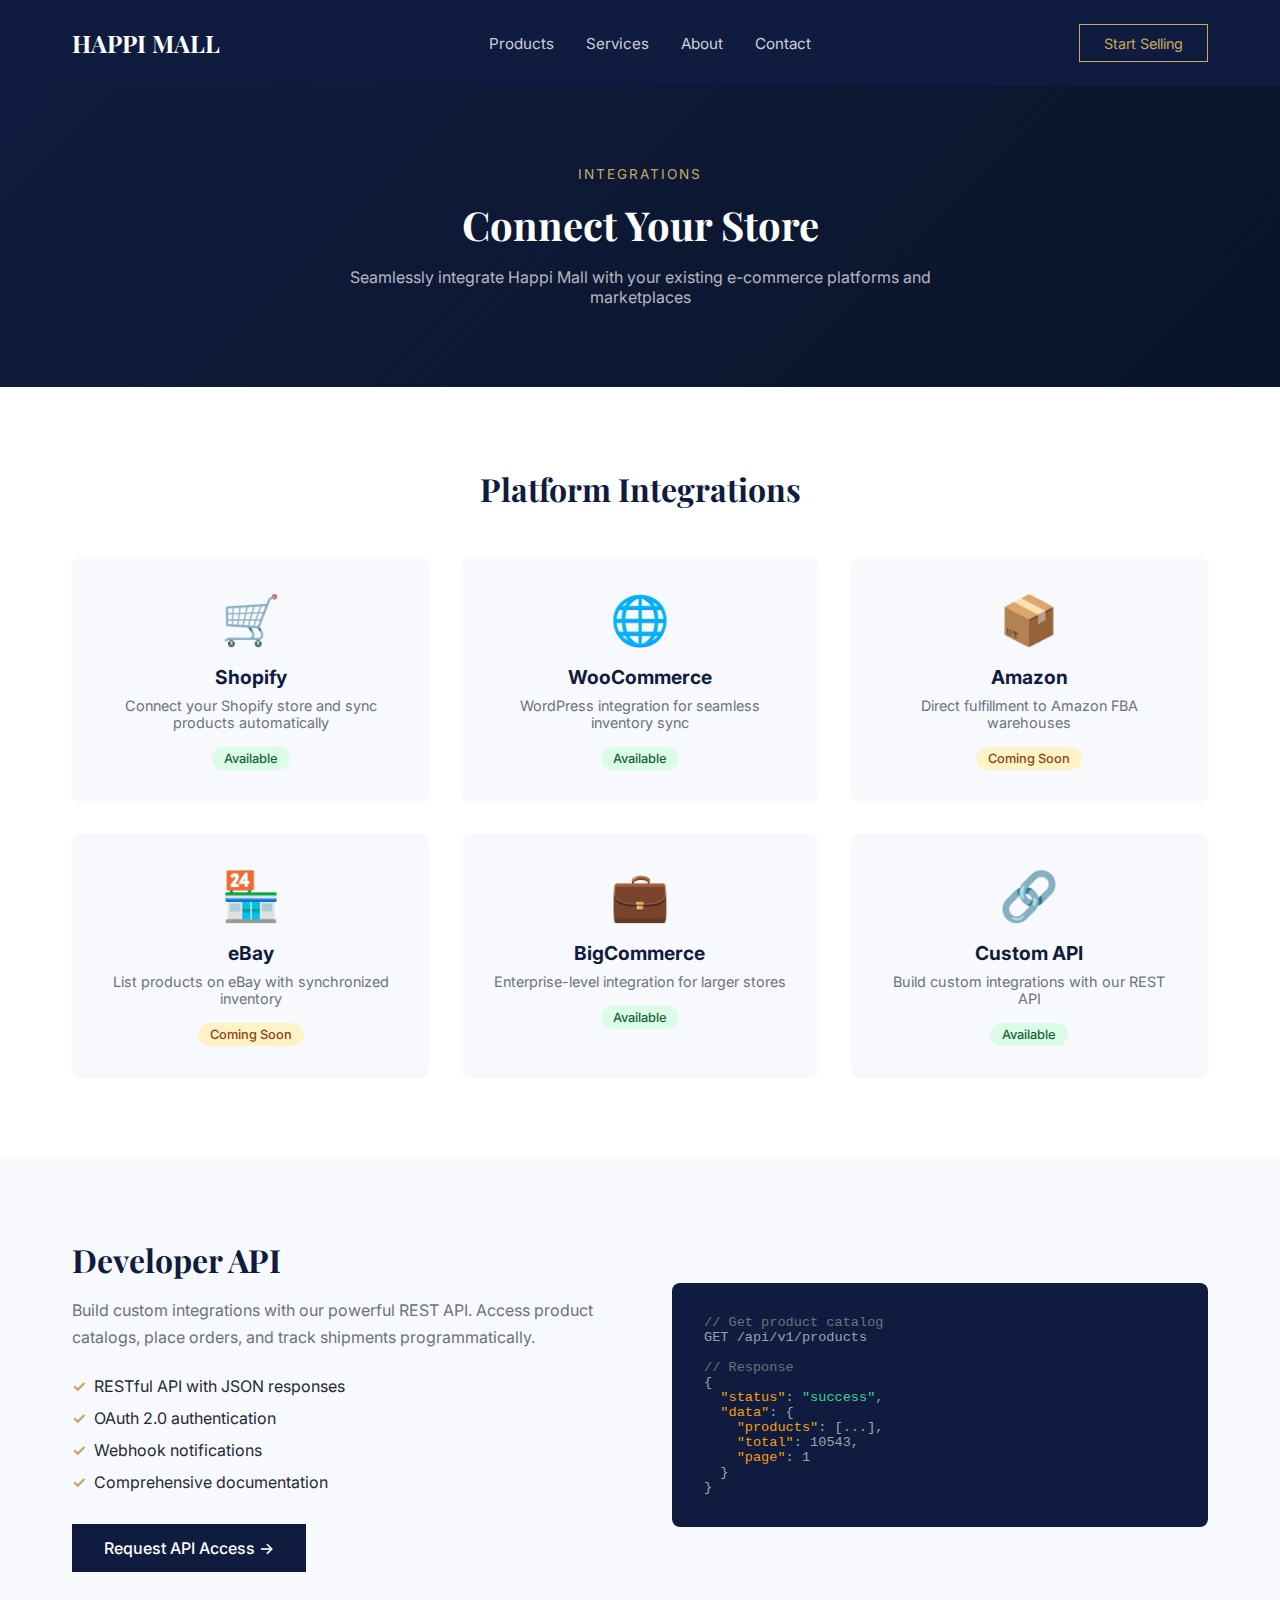
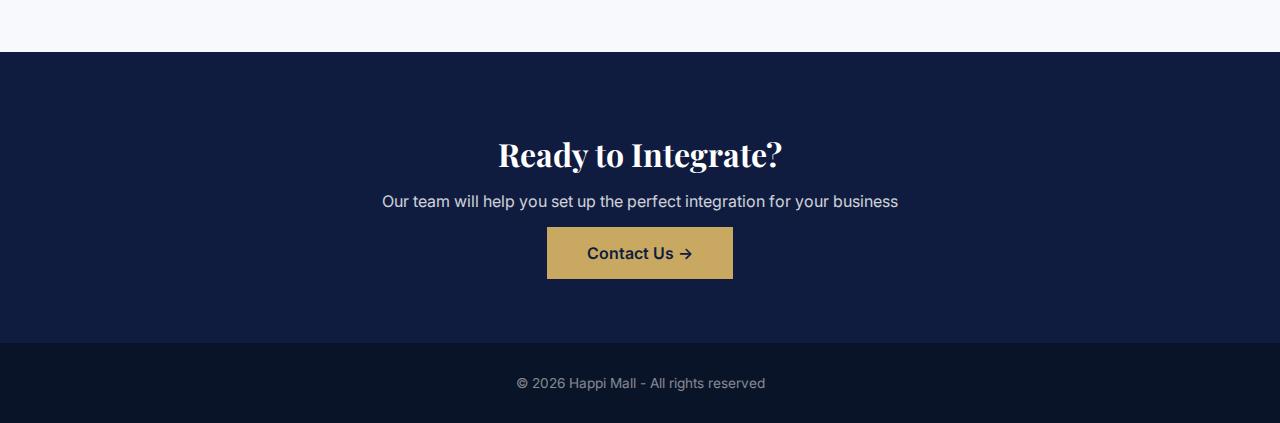
<file: integrations.html>
<!DOCTYPE html>
<html lang="en">

<head>
    <meta charset="UTF-8">
    <meta name="viewport" content="width=device-width, initial-scale=1.0">
    <meta name="description" content="Happi Mall Integrations - Connect with your e-commerce platforms">
    <title>Integrations - Happi Mall</title>

    <link rel="icon" type="image/png" href="images/logo-b2b.png">
    <link rel="preconnect" href="https://fonts.googleapis.com">
    <link
        href="https://fonts.googleapis.com/css2?family=Playfair+Display:wght@400;500;600;700&family=Inter:wght@400;500;600&display=swap"
        rel="stylesheet">

    <style>
        :root {
            --navy: #0f1c3f;
            --navy-light: #1a2d5a;
            --gold: #c9a962;
            --text: #1f2937;
            --text-light: #6b7280;
            --bg: #f8f9fc;
            --white: #ffffff;
        }

        * {
            margin: 0;
            padding: 0;
            box-sizing: border-box;
        }

        body {
            font-family: 'Inter', sans-serif;
            color: var(--text);
            background: var(--white);
        }

        .container {
            max-width: 1200px;
            margin: 0 auto;
            padding: 0 2rem;
        }

        /* Header */
        header {
            background: var(--navy);
            padding: 1.5rem 0;
        }

        header .container {
            display: flex;
            align-items: center;
            justify-content: space-between;
        }

        .logo {
            font-family: 'Playfair Display', serif;
            font-size: 1.5rem;
            font-weight: 700;
            color: var(--white);
            text-decoration: none;
        }

        nav {
            display: flex;
            gap: 2rem;
        }

        nav a {
            color: rgba(255, 255, 255, 0.8);
            text-decoration: none;
            font-size: 0.95rem;
            transition: color 0.2s;
        }

        nav a:hover {
            color: var(--gold);
        }

        .header-cta {
            background: transparent;
            border: 1px solid var(--gold);
            color: var(--gold);
            padding: 0.6rem 1.5rem;
            text-decoration: none;
            font-size: 0.9rem;
        }

        /* Page Header */
        .page-header {
            background: linear-gradient(135deg, var(--navy) 0%, #0a1428 100%);
            padding: 5rem 0;
            text-align: center;
        }

        .page-label {
            color: var(--gold);
            font-size: 0.85rem;
            letter-spacing: 2px;
            text-transform: uppercase;
            margin-bottom: 1rem;
        }

        .page-header h1 {
            font-family: 'Playfair Display', serif;
            font-size: 2.5rem;
            color: var(--white);
            margin-bottom: 1rem;
        }

        .page-header p {
            color: rgba(255, 255, 255, 0.7);
            max-width: 600px;
            margin: 0 auto;
        }

        /* Integrations */
        .integrations {
            padding: 5rem 0;
        }

        .section-header {
            text-align: center;
            margin-bottom: 3rem;
        }

        .section-header h2 {
            font-family: 'Playfair Display', serif;
            font-size: 2rem;
            color: var(--navy);
        }

        .integrations-grid {
            display: grid;
            grid-template-columns: repeat(3, 1fr);
            gap: 2rem;
        }

        .integration-card {
            background: var(--bg);
            padding: 2rem;
            border-radius: 8px;
            text-align: center;
            transition: all 0.3s;
        }

        .integration-card:hover {
            transform: translateY(-5px);
            box-shadow: 0 15px 40px rgba(0, 0, 0, 0.1);
        }

        .integration-logo {
            font-size: 3rem;
            margin-bottom: 1rem;
        }

        .integration-card h3 {
            font-size: 1.2rem;
            color: var(--navy);
            margin-bottom: 0.5rem;
        }

        .integration-card p {
            color: var(--text-light);
            font-size: 0.9rem;
            margin-bottom: 1rem;
        }

        .integration-status {
            display: inline-block;
            padding: 0.25rem 0.75rem;
            border-radius: 50px;
            font-size: 0.8rem;
            font-weight: 500;
        }

        .status-available {
            background: #dcfce7;
            color: #166534;
        }

        .status-coming {
            background: #fef3c7;
            color: #92400e;
        }

        /* API Section */
        .api {
            padding: 5rem 0;
            background: var(--bg);
        }

        .api .container {
            display: grid;
            grid-template-columns: 1fr 1fr;
            gap: 4rem;
            align-items: center;
        }

        .api-content h2 {
            font-family: 'Playfair Display', serif;
            font-size: 2rem;
            color: var(--navy);
            margin-bottom: 1rem;
        }

        .api-content p {
            color: var(--text-light);
            line-height: 1.7;
            margin-bottom: 1.5rem;
        }

        .api-features {
            margin-bottom: 2rem;
        }

        .api-feature {
            display: flex;
            align-items: center;
            gap: 0.5rem;
            margin-bottom: 0.75rem;
        }

        .api-feature::before {
            content: '✓';
            color: var(--gold);
            font-weight: bold;
        }

        .btn {
            display: inline-block;
            background: var(--navy);
            color: var(--white);
            padding: 0.9rem 2rem;
            text-decoration: none;
            font-weight: 500;
            transition: all 0.3s;
        }

        .btn:hover {
            background: var(--gold);
            color: var(--navy);
        }

        .api-visual {
            background: var(--navy);
            border-radius: 8px;
            padding: 2rem;
            color: #9ca3af;
            font-family: 'Courier New', monospace;
            font-size: 0.85rem;
            overflow: hidden;
        }

        .api-visual code {
            display: block;
            white-space: pre;
        }

        .code-comment {
            color: #6b7280;
        }

        .code-key {
            color: #f59e0b;
        }

        .code-string {
            color: #34d399;
        }

        /* CTA */
        .cta {
            padding: 5rem 0;
            text-align: center;
            background: var(--navy);
            color: var(--white);
        }

        .cta h2 {
            font-family: 'Playfair Display', serif;
            font-size: 2rem;
            margin-bottom: 1rem;
        }

        .cta p {
            opacity: 0.8;
            margin-bottom: 2rem;
        }

        .cta-btn {
            background: var(--gold);
            color: var(--navy);
            padding: 1rem 2.5rem;
            text-decoration: none;
            font-weight: 600;
        }

        /* Footer */
        footer {
            background: #0a1428;
            padding: 2rem 0;
            text-align: center;
            color: rgba(255, 255, 255, 0.5);
            font-size: 0.85rem;
        }

        @media (max-width: 1024px) {
            .integrations-grid {
                grid-template-columns: repeat(2, 1fr);
            }

            .api .container {
                grid-template-columns: 1fr;
            }
        }

        @media (max-width: 768px) {
            nav {
                display: none;
            }

            .integrations-grid {
                grid-template-columns: 1fr;
            }
        }
    </style>
</head>

<body>
    <header>
        <div class="container">
            <a href="index.html" class="logo">HAPPI MALL</a>
            <nav>
                <a href="products.html">Products</a>
                <a href="index.html#services">Services</a>
                <a href="about.html">About</a>
                <a href="contact.html">Contact</a>
            </nav>
            <a href="index.html#contact" class="header-cta">Start Selling</a>
        </div>
    </header>

    <section class="page-header">
        <div class="container">
            <div class="page-label">Integrations</div>
            <h1>Connect Your Store</h1>
            <p>Seamlessly integrate Happi Mall with your existing e-commerce platforms and marketplaces</p>
        </div>
    </section>

    <section class="integrations">
        <div class="container">
            <div class="section-header">
                <h2>Platform Integrations</h2>
            </div>
            <div class="integrations-grid">
                <div class="integration-card">
                    <div class="integration-logo">🛒</div>
                    <h3>Shopify</h3>
                    <p>Connect your Shopify store and sync products automatically</p>
                    <span class="integration-status status-available">Available</span>
                </div>
                <div class="integration-card">
                    <div class="integration-logo">🌐</div>
                    <h3>WooCommerce</h3>
                    <p>WordPress integration for seamless inventory sync</p>
                    <span class="integration-status status-available">Available</span>
                </div>
                <div class="integration-card">
                    <div class="integration-logo">📦</div>
                    <h3>Amazon</h3>
                    <p>Direct fulfillment to Amazon FBA warehouses</p>
                    <span class="integration-status status-coming">Coming Soon</span>
                </div>
                <div class="integration-card">
                    <div class="integration-logo">🏪</div>
                    <h3>eBay</h3>
                    <p>List products on eBay with synchronized inventory</p>
                    <span class="integration-status status-coming">Coming Soon</span>
                </div>
                <div class="integration-card">
                    <div class="integration-logo">💼</div>
                    <h3>BigCommerce</h3>
                    <p>Enterprise-level integration for larger stores</p>
                    <span class="integration-status status-available">Available</span>
                </div>
                <div class="integration-card">
                    <div class="integration-logo">🔗</div>
                    <h3>Custom API</h3>
                    <p>Build custom integrations with our REST API</p>
                    <span class="integration-status status-available">Available</span>
                </div>
            </div>
        </div>
    </section>

    <section class="api">
        <div class="container">
            <div class="api-content">
                <h2>Developer API</h2>
                <p>Build custom integrations with our powerful REST API. Access product catalogs, place orders, and
                    track shipments programmatically.</p>
                <div class="api-features">
                    <div class="api-feature">RESTful API with JSON responses</div>
                    <div class="api-feature">OAuth 2.0 authentication</div>
                    <div class="api-feature">Webhook notifications</div>
                    <div class="api-feature">Comprehensive documentation</div>
                </div>
                <a href="support.html" class="btn">Request API Access →</a>
            </div>
            <div class="api-visual">
                <code><span class="code-comment">// Get product catalog</span>
GET /api/v1/products

<span class="code-comment">// Response</span>
{
  <span class="code-key">"status"</span>: <span class="code-string">"success"</span>,
  <span class="code-key">"data"</span>: {
    <span class="code-key">"products"</span>: [...],
    <span class="code-key">"total"</span>: 10543,
    <span class="code-key">"page"</span>: 1
  }
}</code>
            </div>
        </div>
    </section>

    <section class="cta">
        <div class="container">
            <h2>Ready to Integrate?</h2>
            <p>Our team will help you set up the perfect integration for your business</p>
            <a href="support.html" class="cta-btn">Contact Us →</a>
        </div>
    </section>

    <footer>
        <div class="container">
            © 2026 Happi Mall - All rights reserved
        </div>
    </footer>
</body>

</html>
</file>
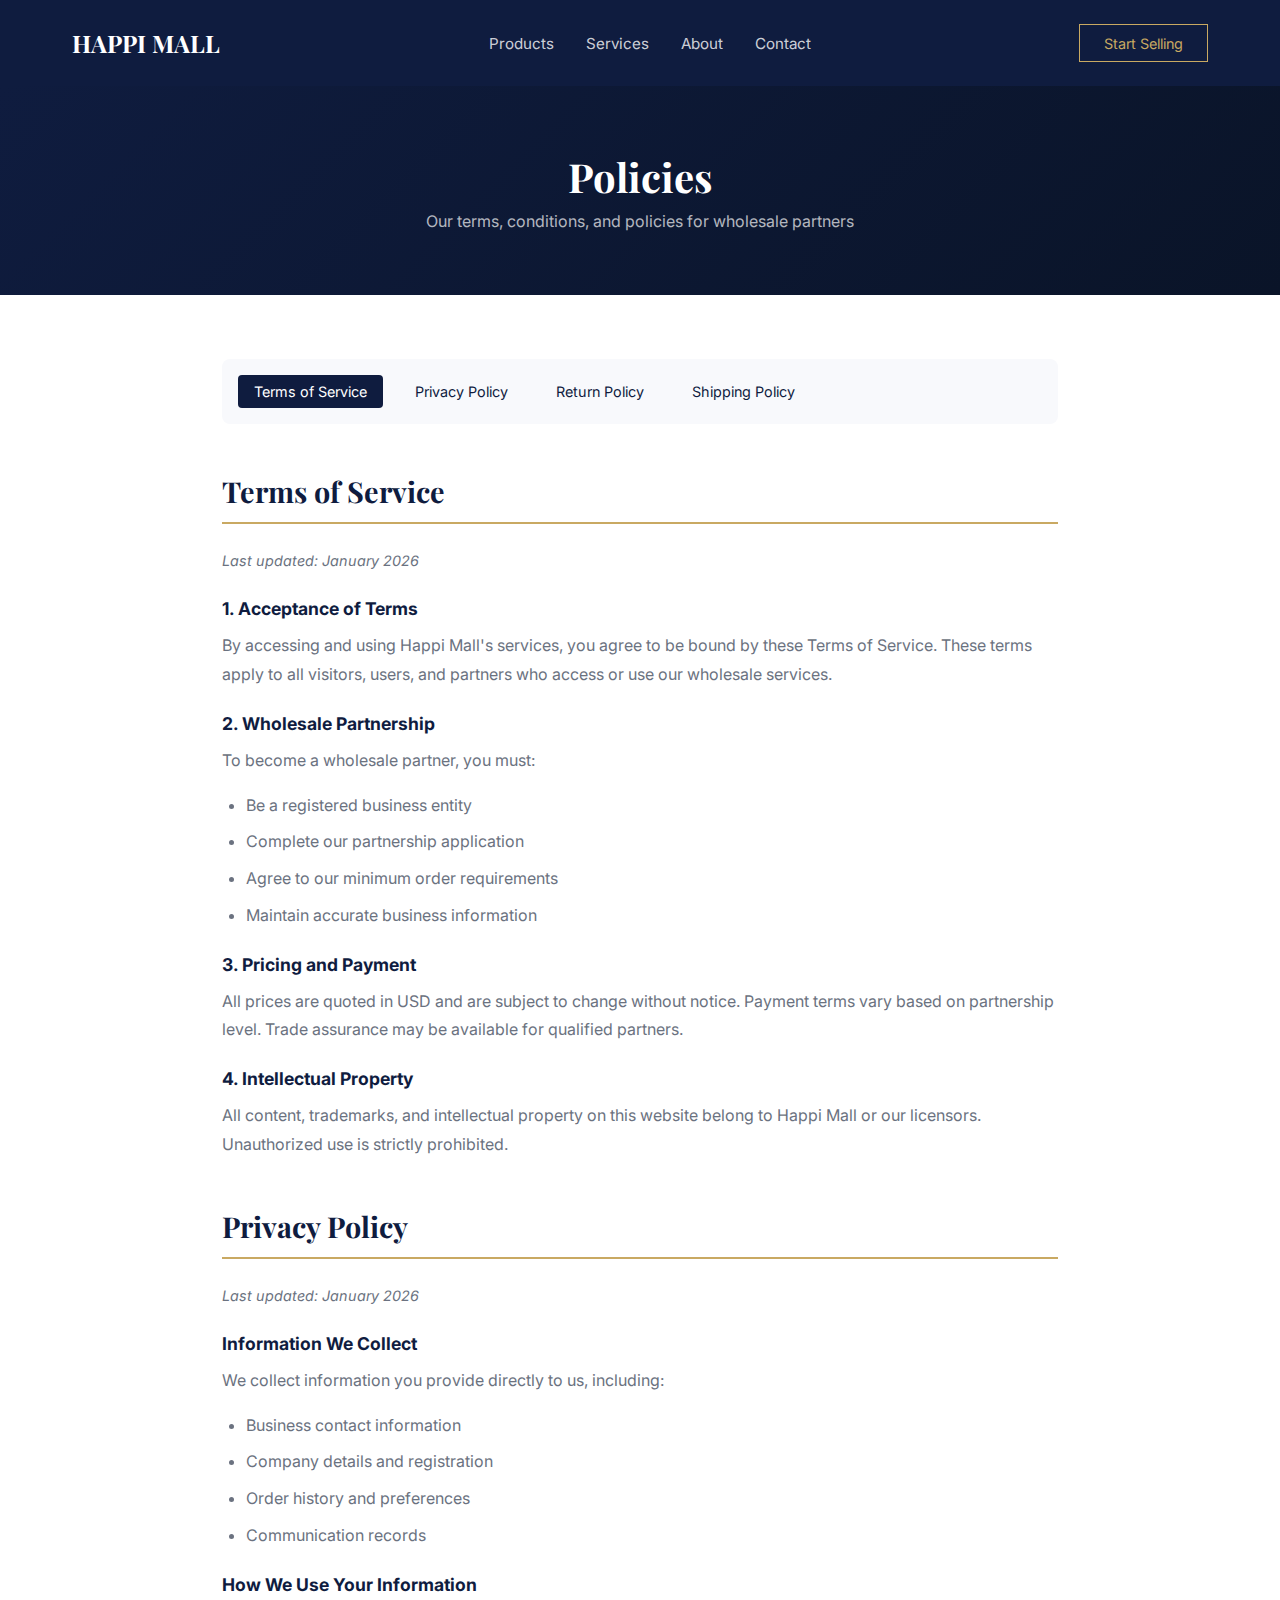
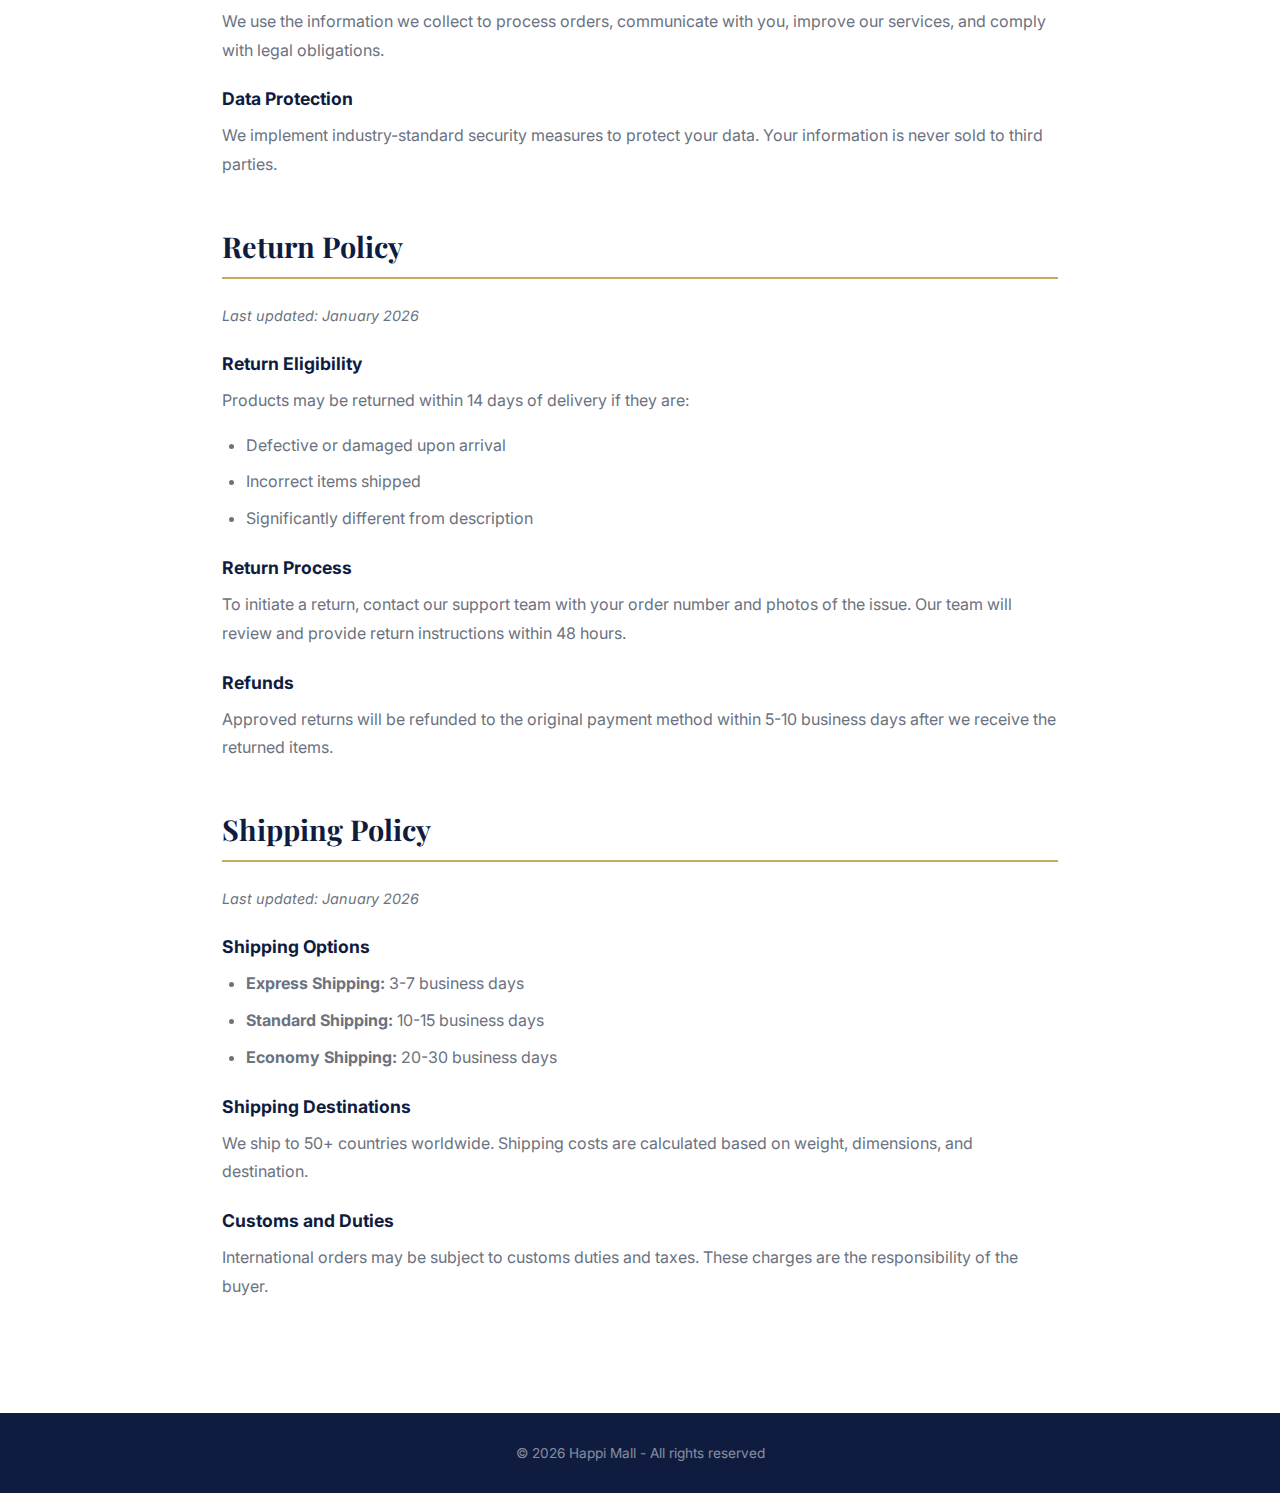
<file: policies.html>
<!DOCTYPE html>
<html lang="en">

<head>
    <meta charset="UTF-8">
    <meta name="viewport" content="width=device-width, initial-scale=1.0">
    <meta name="description" content="Happi Mall Policies - Terms of Service, Privacy Policy, Return Policy">
    <title>Policies - Happi Mall</title>

    <link rel="icon" type="image/png" href="images/logo-b2b.png">
    <link rel="preconnect" href="https://fonts.googleapis.com">
    <link
        href="https://fonts.googleapis.com/css2?family=Playfair+Display:wght@400;500;600;700&family=Inter:wght@400;500;600&display=swap"
        rel="stylesheet">

    <style>
        :root {
            --navy: #0f1c3f;
            --navy-light: #1a2d5a;
            --gold: #c9a962;
            --text: #1f2937;
            --text-light: #6b7280;
            --bg: #f8f9fc;
            --white: #ffffff;
        }

        * {
            margin: 0;
            padding: 0;
            box-sizing: border-box;
        }

        body {
            font-family: 'Inter', sans-serif;
            color: var(--text);
            background: var(--white);
        }

        .container {
            max-width: 900px;
            margin: 0 auto;
            padding: 0 2rem;
        }

        /* Header */
        header {
            background: var(--navy);
            padding: 1.5rem 0;
        }

        header .container {
            max-width: 1200px;
            display: flex;
            align-items: center;
            justify-content: space-between;
        }

        .logo {
            font-family: 'Playfair Display', serif;
            font-size: 1.5rem;
            font-weight: 700;
            color: var(--white);
            text-decoration: none;
        }

        nav {
            display: flex;
            gap: 2rem;
        }

        nav a {
            color: rgba(255, 255, 255, 0.8);
            text-decoration: none;
            font-size: 0.95rem;
            transition: color 0.2s;
        }

        nav a:hover {
            color: var(--gold);
        }

        .header-cta {
            background: transparent;
            border: 1px solid var(--gold);
            color: var(--gold);
            padding: 0.6rem 1.5rem;
            text-decoration: none;
            font-size: 0.9rem;
        }

        /* Page Header */
        .page-header {
            background: linear-gradient(135deg, var(--navy) 0%, #0a1428 100%);
            padding: 4rem 0;
            text-align: center;
        }

        .page-header .container {
            max-width: 1200px;
        }

        .page-header h1 {
            font-family: 'Playfair Display', serif;
            font-size: 2.5rem;
            color: var(--white);
            margin-bottom: 0.5rem;
        }

        .page-header p {
            color: rgba(255, 255, 255, 0.7);
        }

        /* Content */
        .policies {
            padding: 4rem 0;
        }

        .policy-nav {
            background: var(--bg);
            padding: 1rem;
            border-radius: 8px;
            margin-bottom: 3rem;
            display: flex;
            gap: 1rem;
            flex-wrap: wrap;
        }

        .policy-nav a {
            padding: 0.5rem 1rem;
            color: var(--navy);
            text-decoration: none;
            font-size: 0.9rem;
            border-radius: 4px;
            transition: all 0.2s;
        }

        .policy-nav a:hover,
        .policy-nav a.active {
            background: var(--navy);
            color: var(--white);
        }

        .policy-section {
            margin-bottom: 3rem;
        }

        .policy-section h2 {
            font-family: 'Playfair Display', serif;
            font-size: 1.8rem;
            color: var(--navy);
            margin-bottom: 1.5rem;
            padding-bottom: 0.75rem;
            border-bottom: 2px solid var(--gold);
        }

        .policy-section h3 {
            font-size: 1.1rem;
            color: var(--navy);
            margin: 1.5rem 0 0.75rem;
        }

        .policy-section p {
            color: var(--text-light);
            line-height: 1.8;
            margin-bottom: 1rem;
        }

        .policy-section ul {
            color: var(--text-light);
            line-height: 1.8;
            margin-left: 1.5rem;
            margin-bottom: 1rem;
        }

        .policy-section li {
            margin-bottom: 0.5rem;
        }

        .last-updated {
            color: var(--text-light);
            font-size: 0.9rem;
            font-style: italic;
        }

        /* Footer */
        footer {
            background: var(--navy);
            padding: 2rem 0;
            color: var(--white);
            text-align: center;
        }

        footer .container {
            max-width: 1200px;
        }

        .footer-bottom {
            color: rgba(255, 255, 255, 0.5);
            font-size: 0.85rem;
        }

        @media (max-width: 768px) {
            nav {
                display: none;
            }

            .page-header h1 {
                font-size: 2rem;
            }
        }
    </style>
</head>

<body>
    <header>
        <div class="container">
            <a href="index.html" class="logo">HAPPI MALL</a>
            <nav>
                <a href="products.html">Products</a>
                <a href="index.html#services">Services</a>
                <a href="about.html">About</a>
                <a href="contact.html">Contact</a>
            </nav>
            <a href="index.html#contact" class="header-cta">Start Selling</a>
        </div>
    </header>

    <section class="page-header">
        <div class="container">
            <h1>Policies</h1>
            <p>Our terms, conditions, and policies for wholesale partners</p>
        </div>
    </section>

    <section class="policies">
        <div class="container">
            <nav class="policy-nav">
                <a href="#terms" class="active">Terms of Service</a>
                <a href="#privacy">Privacy Policy</a>
                <a href="#returns">Return Policy</a>
                <a href="#shipping">Shipping Policy</a>
            </nav>

            <div class="policy-section" id="terms">
                <h2>Terms of Service</h2>
                <p class="last-updated">Last updated: January 2026</p>

                <h3>1. Acceptance of Terms</h3>
                <p>By accessing and using Happi Mall's services, you agree to be bound by these Terms of Service. These
                    terms apply to all visitors, users, and partners who access or use our wholesale services.</p>

                <h3>2. Wholesale Partnership</h3>
                <p>To become a wholesale partner, you must:</p>
                <ul>
                    <li>Be a registered business entity</li>
                    <li>Complete our partnership application</li>
                    <li>Agree to our minimum order requirements</li>
                    <li>Maintain accurate business information</li>
                </ul>

                <h3>3. Pricing and Payment</h3>
                <p>All prices are quoted in USD and are subject to change without notice. Payment terms vary based on
                    partnership level. Trade assurance may be available for qualified partners.</p>

                <h3>4. Intellectual Property</h3>
                <p>All content, trademarks, and intellectual property on this website belong to Happi Mall or our
                    licensors. Unauthorized use is strictly prohibited.</p>
            </div>

            <div class="policy-section" id="privacy">
                <h2>Privacy Policy</h2>
                <p class="last-updated">Last updated: January 2026</p>

                <h3>Information We Collect</h3>
                <p>We collect information you provide directly to us, including:</p>
                <ul>
                    <li>Business contact information</li>
                    <li>Company details and registration</li>
                    <li>Order history and preferences</li>
                    <li>Communication records</li>
                </ul>

                <h3>How We Use Your Information</h3>
                <p>We use the information we collect to process orders, communicate with you, improve our services, and
                    comply with legal obligations.</p>

                <h3>Data Protection</h3>
                <p>We implement industry-standard security measures to protect your data. Your information is never sold
                    to third parties.</p>
            </div>

            <div class="policy-section" id="returns">
                <h2>Return Policy</h2>
                <p class="last-updated">Last updated: January 2026</p>

                <h3>Return Eligibility</h3>
                <p>Products may be returned within 14 days of delivery if they are:</p>
                <ul>
                    <li>Defective or damaged upon arrival</li>
                    <li>Incorrect items shipped</li>
                    <li>Significantly different from description</li>
                </ul>

                <h3>Return Process</h3>
                <p>To initiate a return, contact our support team with your order number and photos of the issue. Our
                    team will review and provide return instructions within 48 hours.</p>

                <h3>Refunds</h3>
                <p>Approved returns will be refunded to the original payment method within 5-10 business days after we
                    receive the returned items.</p>
            </div>

            <div class="policy-section" id="shipping">
                <h2>Shipping Policy</h2>
                <p class="last-updated">Last updated: January 2026</p>

                <h3>Shipping Options</h3>
                <ul>
                    <li><strong>Express Shipping:</strong> 3-7 business days</li>
                    <li><strong>Standard Shipping:</strong> 10-15 business days</li>
                    <li><strong>Economy Shipping:</strong> 20-30 business days</li>
                </ul>

                <h3>Shipping Destinations</h3>
                <p>We ship to 50+ countries worldwide. Shipping costs are calculated based on weight, dimensions, and
                    destination.</p>

                <h3>Customs and Duties</h3>
                <p>International orders may be subject to customs duties and taxes. These charges are the responsibility
                    of the buyer.</p>
            </div>
        </div>
    </section>

    <footer>
        <div class="container">
            <div class="footer-bottom">
                © 2026 Happi Mall - All rights reserved
            </div>
        </div>
    </footer>
</body>

</html>
</file>
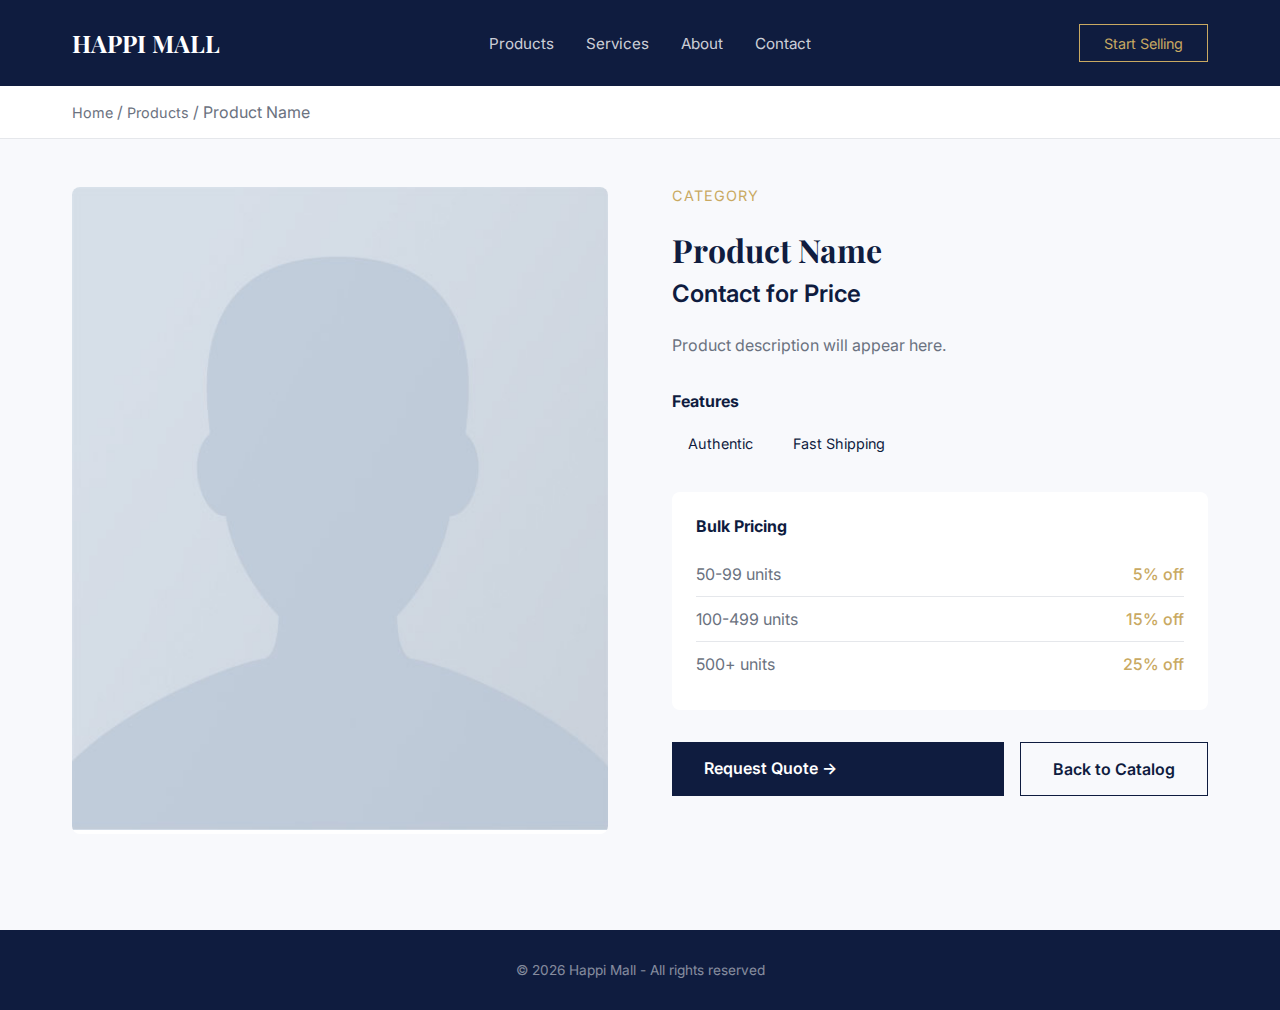
<file: product-detail.html>
<!DOCTYPE html>
<html lang="en">

<head>
    <meta charset="UTF-8">
    <meta name="viewport" content="width=device-width, initial-scale=1.0">
    <meta name="description" content="Product Details - Happi Mall Wholesale">
    <title>Product Details - Happi Mall</title>

    <link rel="icon" type="image/png" href="images/logo-b2b.png">
    <link rel="preconnect" href="https://fonts.googleapis.com">
    <link
        href="https://fonts.googleapis.com/css2?family=Playfair+Display:wght@400;500;600;700&family=Inter:wght@400;500;600&display=swap"
        rel="stylesheet">

    <style>
        :root {
            --navy: #0f1c3f;
            --navy-light: #1a2d5a;
            --gold: #c9a962;
            --text: #1f2937;
            --text-light: #6b7280;
            --bg: #f8f9fc;
            --white: #ffffff;
        }

        * {
            margin: 0;
            padding: 0;
            box-sizing: border-box;
        }

        body {
            font-family: 'Inter', sans-serif;
            color: var(--text);
            background: var(--bg);
        }

        .container {
            max-width: 1200px;
            margin: 0 auto;
            padding: 0 2rem;
        }

        /* Header */
        header {
            background: var(--navy);
            padding: 1.5rem 0;
        }

        header .container {
            display: flex;
            align-items: center;
            justify-content: space-between;
        }

        .logo {
            font-family: 'Playfair Display', serif;
            font-size: 1.5rem;
            font-weight: 700;
            color: var(--white);
            text-decoration: none;
        }

        nav {
            display: flex;
            gap: 2rem;
        }

        nav a {
            color: rgba(255, 255, 255, 0.8);
            text-decoration: none;
            font-size: 0.95rem;
            transition: color 0.2s;
        }

        nav a:hover {
            color: var(--gold);
        }

        .header-cta {
            background: transparent;
            border: 1px solid var(--gold);
            color: var(--gold);
            padding: 0.6rem 1.5rem;
            text-decoration: none;
            font-size: 0.9rem;
        }

        /* Breadcrumb */
        .breadcrumb {
            padding: 1rem 0;
            background: var(--white);
            border-bottom: 1px solid #e5e7eb;
        }

        .breadcrumb a {
            color: var(--text-light);
            text-decoration: none;
            font-size: 0.9rem;
        }

        .breadcrumb a:hover {
            color: var(--navy);
        }

        .breadcrumb span {
            color: var(--text-light);
        }

        /* Product Detail */
        .product-detail {
            padding: 3rem 0;
        }

        .product-detail .container {
            display: grid;
            grid-template-columns: 1fr 1fr;
            gap: 4rem;
        }

        .product-gallery {
            background: var(--white);
            border-radius: 8px;
            overflow: hidden;
        }

        .product-gallery img {
            width: 100%;
            height: auto;
        }

        .product-info h1 {
            font-family: 'Playfair Display', serif;
            font-size: 2rem;
            color: var(--navy);
            margin-bottom: 0.5rem;
        }

        .product-category {
            color: var(--gold);
            font-size: 0.9rem;
            text-transform: uppercase;
            letter-spacing: 1px;
            margin-bottom: 1.5rem;
        }

        .product-price {
            font-size: 1.5rem;
            color: var(--navy);
            font-weight: 600;
            margin-bottom: 1.5rem;
        }

        .product-description {
            color: var(--text-light);
            line-height: 1.7;
            margin-bottom: 2rem;
        }

        .product-features {
            margin-bottom: 2rem;
        }

        .product-features h3 {
            font-size: 1rem;
            color: var(--navy);
            margin-bottom: 1rem;
        }

        .feature-list {
            display: flex;
            flex-wrap: wrap;
            gap: 0.5rem;
        }

        .feature-tag {
            background: var(--bg);
            padding: 0.5rem 1rem;
            border-radius: 4px;
            font-size: 0.9rem;
            color: var(--navy);
        }

        /* Pricing Tiers */
        .pricing-tiers {
            background: var(--white);
            padding: 1.5rem;
            border-radius: 8px;
            margin-bottom: 2rem;
        }

        .pricing-tiers h3 {
            font-size: 1rem;
            color: var(--navy);
            margin-bottom: 1rem;
        }

        .tier {
            display: flex;
            justify-content: space-between;
            padding: 0.75rem 0;
            border-bottom: 1px solid #e5e7eb;
        }

        .tier:last-child {
            border-bottom: none;
        }

        .tier-qty {
            color: var(--text-light);
        }

        .tier-discount {
            color: var(--gold);
            font-weight: 500;
        }

        /* Actions */
        .product-actions {
            display: flex;
            gap: 1rem;
        }

        .btn {
            padding: 1rem 2rem;
            font-size: 1rem;
            font-weight: 600;
            text-decoration: none;
            border: none;
            cursor: pointer;
            transition: all 0.3s;
        }

        .btn-primary {
            background: var(--navy);
            color: var(--white);
            flex: 1;
        }

        .btn-primary:hover {
            background: var(--gold);
            color: var(--navy);
        }

        .btn-outline {
            background: transparent;
            border: 1px solid var(--navy);
            color: var(--navy);
        }

        .btn-outline:hover {
            background: var(--navy);
            color: var(--white);
        }

        /* Footer */
        footer {
            background: var(--navy);
            padding: 2rem 0;
            color: var(--white);
            text-align: center;
            margin-top: 3rem;
        }

        .footer-bottom {
            color: rgba(255, 255, 255, 0.5);
            font-size: 0.85rem;
        }

        @media (max-width: 1024px) {
            .product-detail .container {
                grid-template-columns: 1fr;
            }
        }

        @media (max-width: 768px) {
            nav {
                display: none;
            }
        }
    </style>
</head>

<body>
    <header>
        <div class="container">
            <a href="index.html" class="logo">HAPPI MALL</a>
            <nav>
                <a href="products.html">Products</a>
                <a href="index.html#services">Services</a>
                <a href="about.html">About</a>
                <a href="contact.html">Contact</a>
            </nav>
            <a href="get-started.html" class="header-cta">Start Selling</a>
        </div>
    </header>

    <section class="breadcrumb">
        <div class="container">
            <a href="index.html">Home</a>
            <span> / </span>
            <a href="products.html">Products</a>
            <span> / </span>
            <span id="breadcrumb-name">Product Name</span>
        </div>
    </section>

    <section class="product-detail">
        <div class="container">
            <div class="product-gallery">
                <img id="product-image" src="images/products/80_Product_Dummy_Image.jpg" alt="Product">
            </div>
            <div class="product-info">
                <div class="product-category" id="product-category">Category</div>
                <h1 id="product-name">Product Name</h1>
                <div class="product-price" id="product-price">Contact for Price</div>
                <p class="product-description" id="product-description">Product description will appear here.</p>

                <div class="product-features">
                    <h3>Features</h3>
                    <div class="feature-list" id="feature-list">
                        <span class="feature-tag">Authentic</span>
                        <span class="feature-tag">Fast Shipping</span>
                    </div>
                </div>

                <div class="pricing-tiers">
                    <h3>Bulk Pricing</h3>
                    <div class="tier">
                        <span class="tier-qty">50-99 units</span>
                        <span class="tier-discount">5% off</span>
                    </div>
                    <div class="tier">
                        <span class="tier-qty">100-499 units</span>
                        <span class="tier-discount">15% off</span>
                    </div>
                    <div class="tier">
                        <span class="tier-qty">500+ units</span>
                        <span class="tier-discount">25% off</span>
                    </div>
                </div>

                <div class="product-actions">
                    <a href="contact.html" class="btn btn-primary" id="quote-btn">Request Quote →</a>
                    <a href="products.html" class="btn btn-outline">Back to Catalog</a>
                </div>
            </div>
        </div>
    </section>

    <footer>
        <div class="container">
            <div class="footer-bottom">
                © 2026 Happi Mall - All rights reserved
            </div>
        </div>
    </footer>

    <script>
        // Get product ID from URL
        const urlParams = new URLSearchParams(window.location.search);
        const productId = urlParams.get('id');

        if (productId) {
            // Load product data
            fetch('data/products.json')
                .then(response => response.json())
                .then(products => {
                    const product = products.find(p => p.id === productId);
                    if (product) {
                        document.getElementById('product-name').textContent = product.name;
                        document.getElementById('breadcrumb-name').textContent = product.name;
                        document.getElementById('product-category').textContent = product.category;
                        document.getElementById('product-price').textContent = product.price;
                        document.getElementById('product-description').textContent = product.description;

                        const imgPath = product.img.startsWith('/') ? product.img.substring(1) : product.img;
                        document.getElementById('product-image').src = imgPath;
                        document.getElementById('product-image').alt = product.name;

                        // Update quote button - link to contact page with product name
                        document.getElementById('quote-btn').href = `contact.html?product=${encodeURIComponent(product.name)}`;

                        // Update features
                        if (product.features) {
                            const featureList = document.getElementById('feature-list');
                            featureList.innerHTML = product.features.map(f => `<span class="feature-tag">${f}</span>`).join('');
                        }

                        // Update page title
                        document.title = `${product.name} - Happi Mall`;
                    }
                })
                .catch(error => console.error('Error loading product:', error));
        }
    </script>
</body>

</html>
</file>
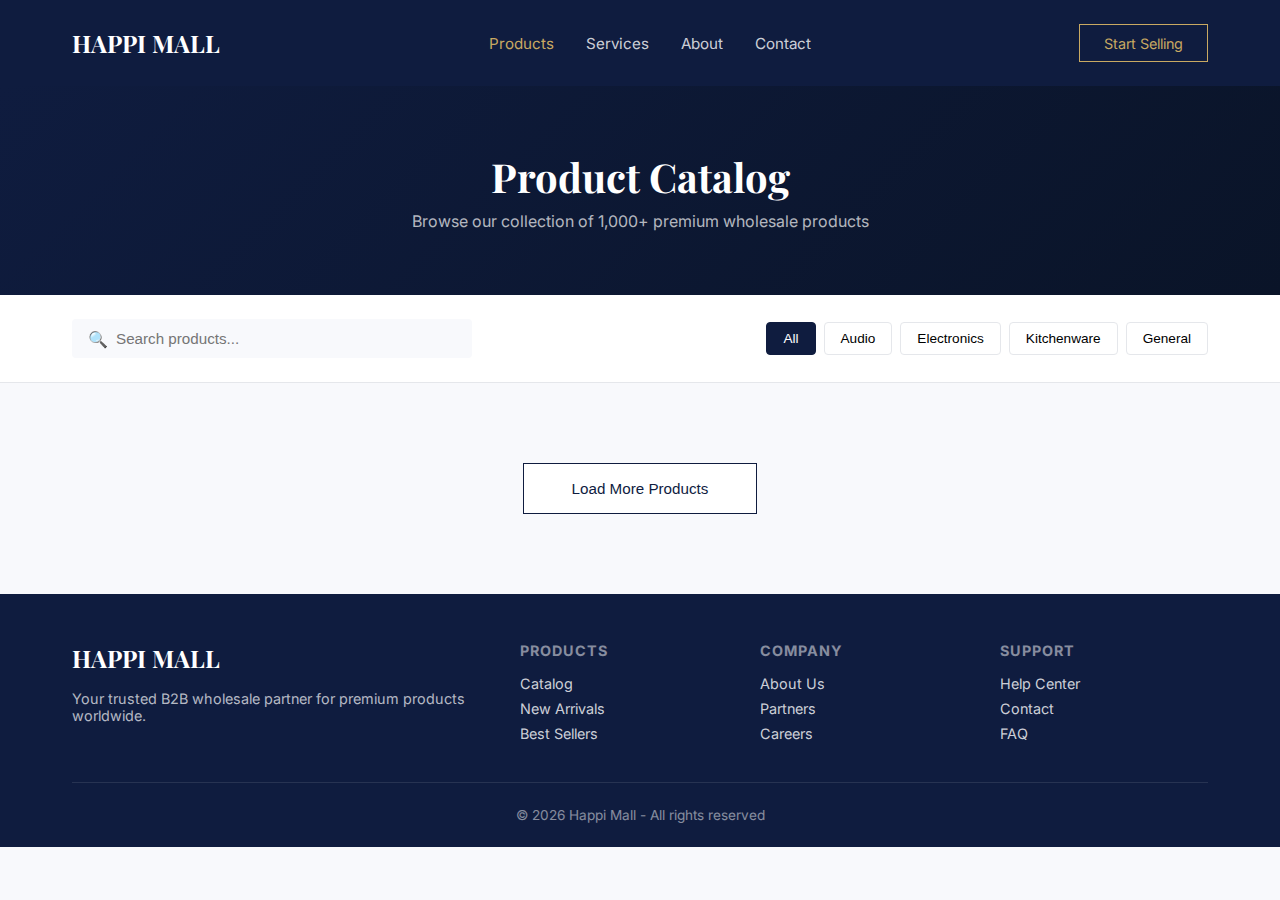
<file: products.html>
<!DOCTYPE html>
<html lang="en">

<head>
    <meta charset="UTF-8">
    <meta name="viewport" content="width=device-width, initial-scale=1.0">
    <meta name="description" content="Happi Mall Product Catalog - Browse 1000+ wholesale products">
    <title>Product Catalog - Happi Mall</title>

    <link rel="icon" type="image/png" href="images/logo-b2b.png">
    <link rel="preconnect" href="https://fonts.googleapis.com">
    <link
        href="https://fonts.googleapis.com/css2?family=Playfair+Display:wght@400;500;600;700&family=Inter:wght@400;500;600&display=swap"
        rel="stylesheet">

    <style>
        :root {
            --navy: #0f1c3f;
            --navy-light: #1a2d5a;
            --gold: #c9a962;
            --text: #1f2937;
            --text-light: #6b7280;
            --bg: #f8f9fc;
            --white: #ffffff;
        }

        * {
            margin: 0;
            padding: 0;
            box-sizing: border-box;
        }

        body {
            font-family: 'Inter', sans-serif;
            color: var(--text);
            background: var(--bg);
        }

        .container {
            max-width: 1200px;
            margin: 0 auto;
            padding: 0 2rem;
        }

        /* Header */
        header {
            background: var(--navy);
            padding: 1.5rem 0;
        }

        header .container {
            display: flex;
            align-items: center;
            justify-content: space-between;
        }

        .logo {
            font-family: 'Playfair Display', serif;
            font-size: 1.5rem;
            font-weight: 700;
            color: var(--white);
            text-decoration: none;
        }

        nav {
            display: flex;
            gap: 2rem;
        }

        nav a {
            color: rgba(255, 255, 255, 0.8);
            text-decoration: none;
            font-size: 0.95rem;
            transition: color 0.2s;
        }

        nav a:hover,
        nav a.active {
            color: var(--gold);
        }

        .header-cta {
            background: transparent;
            border: 1px solid var(--gold);
            color: var(--gold);
            padding: 0.6rem 1.5rem;
            text-decoration: none;
            font-size: 0.9rem;
            transition: all 0.3s;
        }

        .header-cta:hover {
            background: var(--gold);
            color: var(--navy);
        }

        /* Page Header */
        .page-header {
            background: linear-gradient(135deg, var(--navy) 0%, #0a1428 100%);
            padding: 4rem 0;
            text-align: center;
        }

        .page-header h1 {
            font-family: 'Playfair Display', serif;
            font-size: 2.5rem;
            color: var(--white);
            margin-bottom: 0.5rem;
        }

        .page-header p {
            color: rgba(255, 255, 255, 0.7);
        }

        /* Filters */
        .filters {
            background: var(--white);
            padding: 1.5rem 0;
            border-bottom: 1px solid #e5e7eb;
            position: sticky;
            top: 0;
            z-index: 50;
        }

        .filters .container {
            display: flex;
            align-items: center;
            justify-content: space-between;
            gap: 1rem;
            flex-wrap: wrap;
        }

        .search-box {
            display: flex;
            align-items: center;
            gap: 0.5rem;
            background: var(--bg);
            padding: 0.6rem 1rem;
            border-radius: 4px;
            flex: 1;
            max-width: 400px;
        }

        .search-box input {
            border: none;
            background: transparent;
            outline: none;
            width: 100%;
            font-size: 0.95rem;
        }

        .category-filters {
            display: flex;
            gap: 0.5rem;
            flex-wrap: wrap;
        }

        .filter-btn {
            padding: 0.5rem 1rem;
            border: 1px solid #e5e7eb;
            background: var(--white);
            border-radius: 4px;
            font-size: 0.85rem;
            cursor: pointer;
            transition: all 0.2s;
        }

        .filter-btn:hover,
        .filter-btn.active {
            background: var(--navy);
            color: var(--white);
            border-color: var(--navy);
        }

        /* Products Grid */
        .products {
            padding: 3rem 0;
        }

        .products-grid {
            display: grid;
            grid-template-columns: repeat(4, 1fr);
            gap: 1.5rem;
        }

        .product-card {
            background: var(--white);
            border-radius: 8px;
            overflow: hidden;
            transition: all 0.3s;
            box-shadow: 0 2px 10px rgba(0, 0, 0, 0.05);
        }

        .product-card:hover {
            transform: translateY(-5px);
            box-shadow: 0 10px 30px rgba(0, 0, 0, 0.1);
        }

        .product-image {
            width: 100%;
            height: 200px;
            object-fit: cover;
            background: #f3f4f6;
        }

        .product-content {
            padding: 1rem;
        }

        .product-category {
            font-size: 0.75rem;
            color: var(--gold);
            text-transform: uppercase;
            letter-spacing: 1px;
            margin-bottom: 0.5rem;
        }

        .product-name {
            font-size: 0.95rem;
            font-weight: 500;
            color: var(--navy);
            margin-bottom: 0.5rem;
            line-height: 1.4;
            display: -webkit-box;
            -webkit-line-clamp: 2;
            -webkit-box-orient: vertical;
            overflow: hidden;
        }

        .product-price {
            color: var(--text-light);
            font-size: 0.85rem;
        }

        .product-btn {
            display: block;
            background: var(--navy);
            color: var(--white);
            text-align: center;
            padding: 0.75rem;
            text-decoration: none;
            font-size: 0.85rem;
            margin-top: 1rem;
            transition: background 0.2s;
        }

        .product-btn:hover {
            background: var(--gold);
            color: var(--navy);
        }

        /* Load More */
        .load-more {
            text-align: center;
            padding: 2rem 0;
        }

        .load-more-btn {
            background: var(--white);
            border: 1px solid var(--navy);
            color: var(--navy);
            padding: 1rem 3rem;
            font-size: 0.95rem;
            cursor: pointer;
            transition: all 0.3s;
        }

        .load-more-btn:hover {
            background: var(--navy);
            color: var(--white);
        }

        /* Footer */
        footer {
            background: var(--navy);
            padding: 3rem 0 1.5rem;
            color: var(--white);
        }

        .footer-content {
            display: grid;
            grid-template-columns: 2fr repeat(3, 1fr);
            gap: 2rem;
            margin-bottom: 2rem;
        }

        .footer-brand p {
            color: rgba(255, 255, 255, 0.7);
            font-size: 0.9rem;
            margin-top: 1rem;
        }

        .footer-links h4 {
            font-size: 0.9rem;
            margin-bottom: 1rem;
            text-transform: uppercase;
            letter-spacing: 1px;
            color: rgba(255, 255, 255, 0.5);
        }

        .footer-links a {
            display: block;
            color: rgba(255, 255, 255, 0.8);
            text-decoration: none;
            margin-bottom: 0.5rem;
            font-size: 0.9rem;
        }

        .footer-links a:hover {
            color: var(--gold);
        }

        .footer-bottom {
            border-top: 1px solid rgba(255, 255, 255, 0.1);
            padding-top: 1.5rem;
            text-align: center;
            color: rgba(255, 255, 255, 0.5);
            font-size: 0.85rem;
        }

        /* Responsive */
        @media (max-width: 1024px) {
            .products-grid {
                grid-template-columns: repeat(3, 1fr);
            }

            .footer-content {
                grid-template-columns: 1fr 1fr;
            }
        }

        @media (max-width: 768px) {
            nav {
                display: none;
            }

            .products-grid {
                grid-template-columns: repeat(2, 1fr);
            }

            .category-filters {
                display: none;
            }
        }

        @media (max-width: 480px) {
            .products-grid {
                grid-template-columns: 1fr;
            }
        }
    </style>
</head>

<body>
    <header>
        <div class="container">
            <a href="index.html" class="logo">HAPPI MALL</a>
            <nav>
                <a href="products.html" class="active">Products</a>
                <a href="index.html#services">Services</a>
                <a href="about.html">About</a>
                <a href="contact.html">Contact</a>
            </nav>
            <a href="index.html#contact" class="header-cta">Start Selling</a>
        </div>
    </header>

    <section class="page-header">
        <div class="container">
            <h1>Product Catalog</h1>
            <p>Browse our collection of 1,000+ premium wholesale products</p>
        </div>
    </section>

    <section class="filters">
        <div class="container">
            <div class="search-box">
                <span>🔍</span>
                <input type="text" id="searchInput" placeholder="Search products..." onkeyup="filterProducts()">
            </div>
            <div class="category-filters">
                <button class="filter-btn active" onclick="filterByCategory('all')">All</button>
                <button class="filter-btn" onclick="filterByCategory('Audio')">Audio</button>
                <button class="filter-btn" onclick="filterByCategory('Electronics')">Electronics</button>
                <button class="filter-btn" onclick="filterByCategory('Kitchenware')">Kitchenware</button>
                <button class="filter-btn" onclick="filterByCategory('General Merchandise')">General</button>
            </div>
        </div>
    </section>

    <section class="products">
        <div class="container">
            <div class="products-grid" id="productsGrid">
                <!-- Products will be loaded here -->
            </div>
            <div class="load-more">
                <button class="load-more-btn" id="loadMoreBtn" onclick="loadMore()">Load More Products</button>
            </div>
        </div>
    </section>

    <footer>
        <div class="container">
            <div class="footer-content">
                <div class="footer-brand">
                    <span class="logo">HAPPI MALL</span>
                    <p>Your trusted B2B wholesale partner for premium products worldwide.</p>
                </div>
                <div class="footer-links">
                    <h4>Products</h4>
                    <a href="#">Catalog</a>
                    <a href="#">New Arrivals</a>
                    <a href="#">Best Sellers</a>
                </div>
                <div class="footer-links">
                    <h4>Company</h4>
                    <a href="about.html">About Us</a>
                    <a href="#">Partners</a>
                    <a href="#">Careers</a>
                </div>
                <div class="footer-links">
                    <h4>Support</h4>
                    <a href="support.html">Help Center</a>
                    <a href="#">Contact</a>
                    <a href="#">FAQ</a>
                </div>
            </div>
            <div class="footer-bottom">
                © 2026 Happi Mall - All rights reserved
            </div>
        </div>
    </footer>

    <script>
        let allProducts = [];
        let displayedProducts = 0;
        const productsPerPage = 20;
        let currentCategory = 'all';

        // Load products from JSON
        async function loadProducts() {
            try {
                const response = await fetch('data/products.json');
                allProducts = await response.json();
                displayProducts();
            } catch (error) {
                console.error('Error loading products:', error);
            }
        }

        function displayProducts() {
            const grid = document.getElementById('productsGrid');
            const start = displayedProducts;
            const end = Math.min(start + productsPerPage, getFilteredProducts().length);

            const filtered = getFilteredProducts();

            if (start === 0) grid.innerHTML = '';

            for (let i = start; i < end; i++) {
                const product = filtered[i];
                const card = createProductCard(product);
                grid.innerHTML += card;
            }

            displayedProducts = end;

            // Hide load more if no more products
            const loadMoreBtn = document.getElementById('loadMoreBtn');
            if (displayedProducts >= filtered.length) {
                loadMoreBtn.style.display = 'none';
            } else {
                loadMoreBtn.style.display = 'inline-block';
            }
        }

        function getFilteredProducts() {
            const searchTerm = document.getElementById('searchInput').value.toLowerCase();
            return allProducts.filter(product => {
                const matchesCategory = currentCategory === 'all' || product.category === currentCategory;
                const matchesSearch = product.name.toLowerCase().includes(searchTerm);
                return matchesCategory && matchesSearch;
            });
        }

        function createProductCard(product) {
            const imgPath = product.img.startsWith('/') ? product.img.substring(1) : product.img;
            return `
                <div class="product-card">
                    <a href="product-detail.html?id=${product.id}">
                        <img src="${imgPath}" alt="${product.name}" class="product-image" onerror="this.src='images/products/80_Product_Dummy_Image.jpg'">
                    </a>
                    <div class="product-content">
                        <div class="product-category">${product.category}</div>
                        <a href="product-detail.html?id=${product.id}" style="text-decoration:none">
                            <h3 class="product-name">${product.name}</h3>
                        </a>
                        <div class="product-price">${product.price}</div>
                        <a href="product-detail.html?id=${product.id}" class="product-btn">View Details</a>
                    </div>
                </div>
            `;
        }

        function loadMore() {
            displayProducts();
        }

        function filterByCategory(category) {
            currentCategory = category;
            displayedProducts = 0;

            // Update active button
            document.querySelectorAll('.filter-btn').forEach(btn => btn.classList.remove('active'));
            event.target.classList.add('active');

            displayProducts();
        }

        function filterProducts() {
            displayedProducts = 0;
            displayProducts();
        }

        // Initialize
        loadProducts();
    </script>
</body>

</html>
</file>
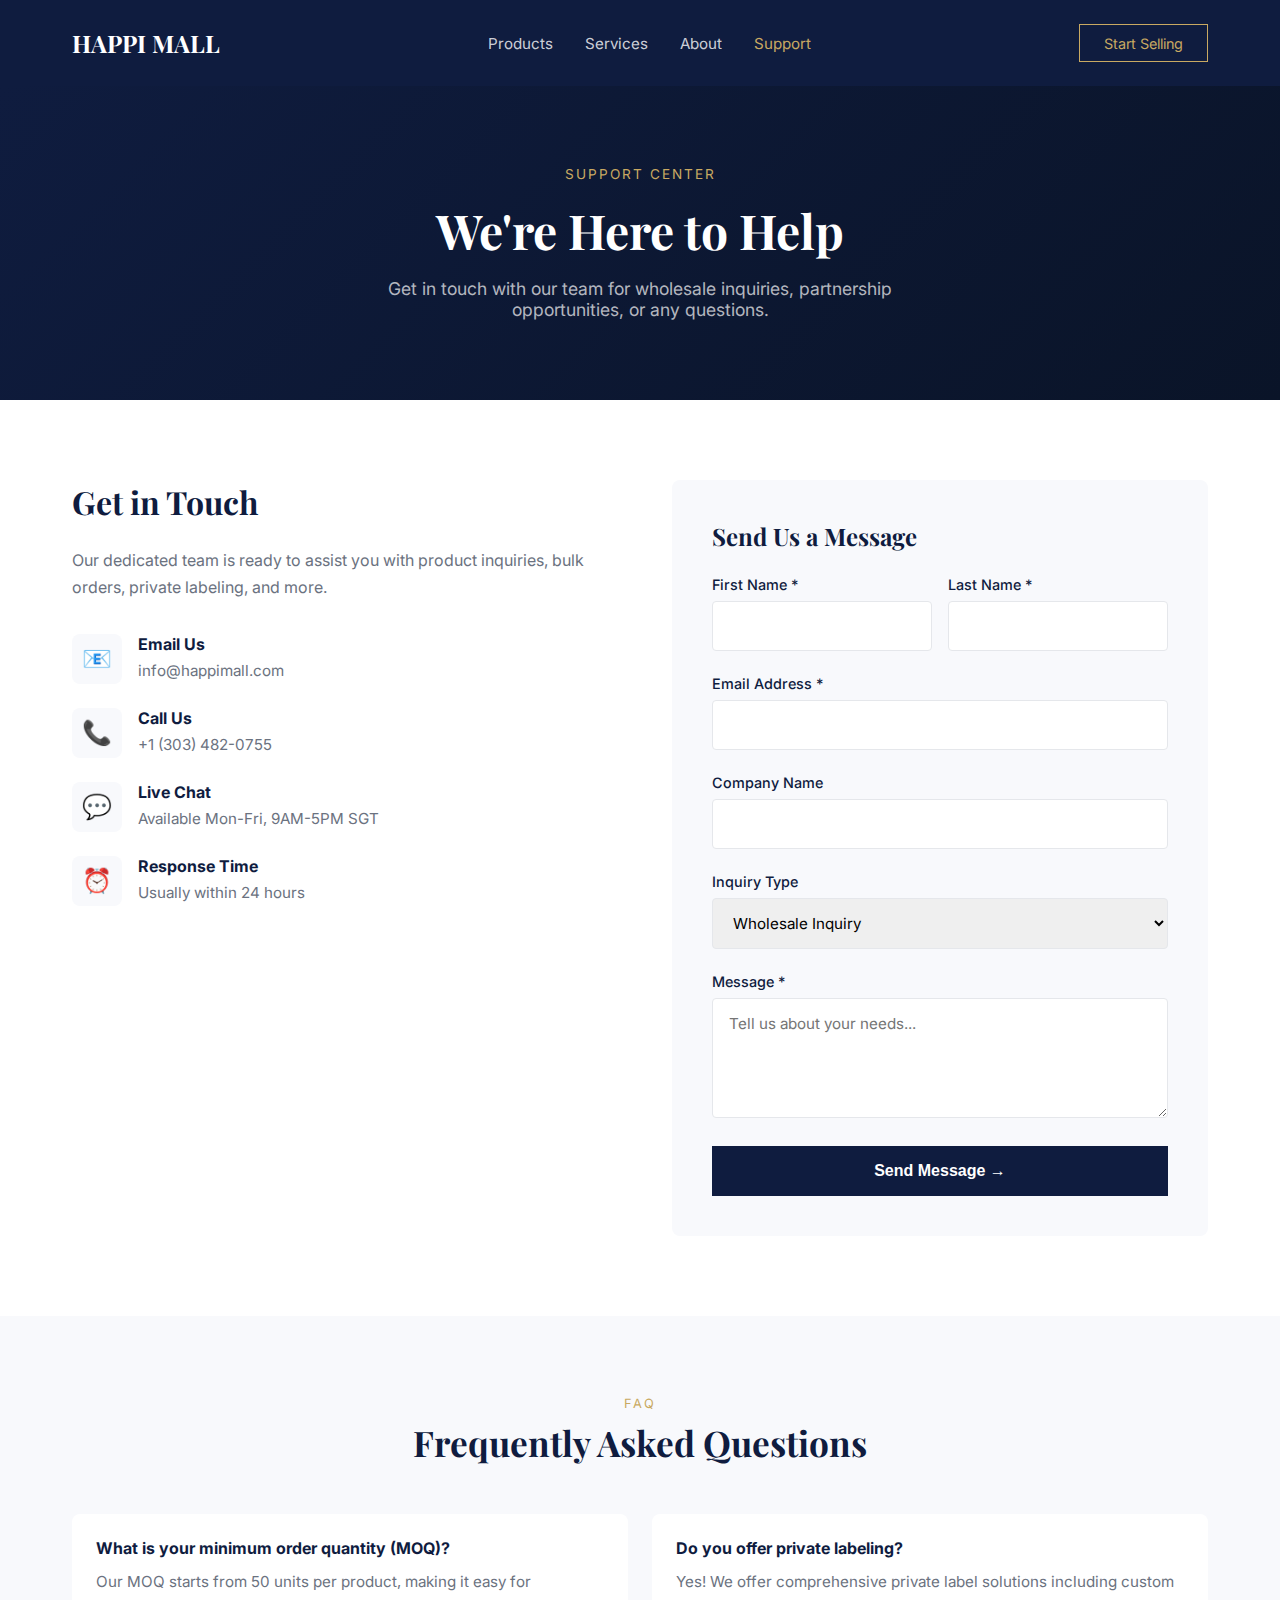
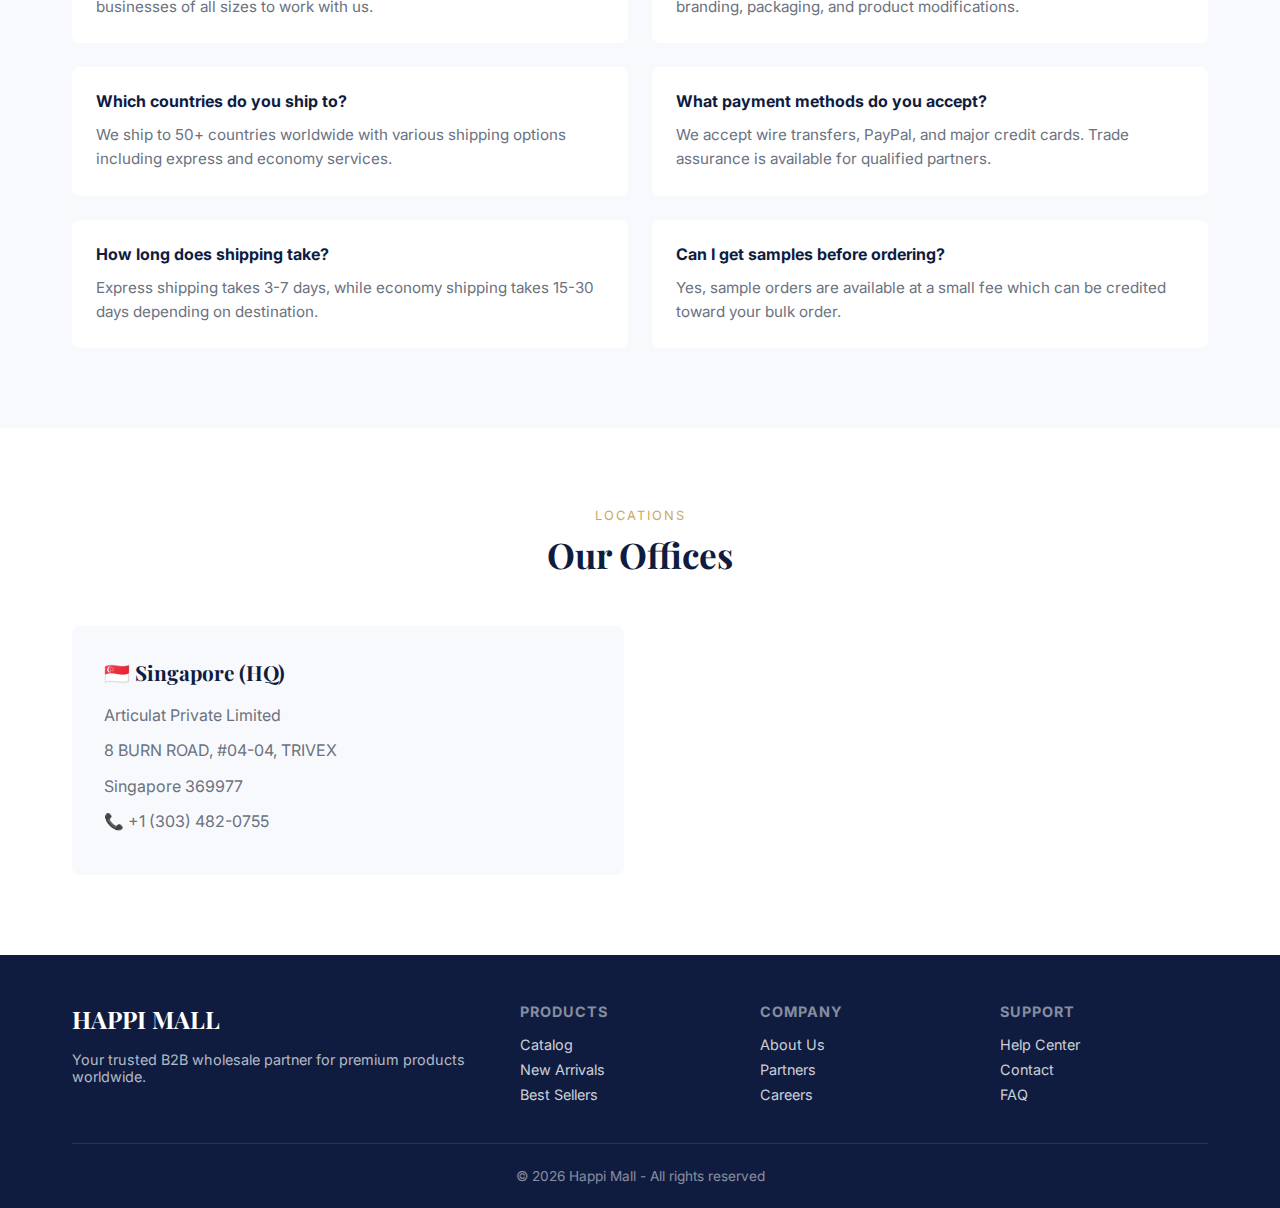
<file: support.html>
<!DOCTYPE html>
<html lang="en">

<head>
    <meta charset="UTF-8">
    <meta name="viewport" content="width=device-width, initial-scale=1.0">
    <meta name="description" content="Happi Mall Support - Contact us for wholesale inquiries">
    <title>Support - Happi Mall</title>

    <link rel="icon" type="image/png" href="images/logo-b2b.png">
    <link rel="preconnect" href="https://fonts.googleapis.com">
    <link
        href="https://fonts.googleapis.com/css2?family=Playfair+Display:wght@400;500;600;700&family=Inter:wght@400;500;600&display=swap"
        rel="stylesheet">

    <style>
        :root {
            --navy: #0f1c3f;
            --navy-light: #1a2d5a;
            --gold: #c9a962;
            --text: #1f2937;
            --text-light: #6b7280;
            --bg: #f8f9fc;
            --white: #ffffff;
        }

        * {
            margin: 0;
            padding: 0;
            box-sizing: border-box;
        }

        body {
            font-family: 'Inter', sans-serif;
            color: var(--text);
            background: var(--white);
        }

        .container {
            max-width: 1200px;
            margin: 0 auto;
            padding: 0 2rem;
        }

        /* Header */
        header {
            background: var(--navy);
            padding: 1.5rem 0;
        }

        header .container {
            display: flex;
            align-items: center;
            justify-content: space-between;
        }

        .logo {
            font-family: 'Playfair Display', serif;
            font-size: 1.5rem;
            font-weight: 700;
            color: var(--white);
            text-decoration: none;
        }

        nav {
            display: flex;
            gap: 2rem;
        }

        nav a {
            color: rgba(255, 255, 255, 0.8);
            text-decoration: none;
            font-size: 0.95rem;
            transition: color 0.2s;
        }

        nav a:hover,
        nav a.active {
            color: var(--gold);
        }

        .header-cta {
            background: transparent;
            border: 1px solid var(--gold);
            color: var(--gold);
            padding: 0.6rem 1.5rem;
            text-decoration: none;
            font-size: 0.9rem;
            transition: all 0.3s;
        }

        .header-cta:hover {
            background: var(--gold);
            color: var(--navy);
        }

        /* Page Header */
        .page-header {
            background: linear-gradient(135deg, var(--navy) 0%, #0a1428 100%);
            padding: 5rem 0;
            text-align: center;
        }

        .page-label {
            color: var(--gold);
            font-size: 0.85rem;
            letter-spacing: 2px;
            text-transform: uppercase;
            margin-bottom: 1rem;
        }

        .page-header h1 {
            font-family: 'Playfair Display', serif;
            font-size: 3rem;
            color: var(--white);
            margin-bottom: 1rem;
        }

        .page-header p {
            color: rgba(255, 255, 255, 0.7);
            max-width: 600px;
            margin: 0 auto;
            font-size: 1.1rem;
        }

        /* Contact Section */
        .contact {
            padding: 5rem 0;
        }

        .contact .container {
            display: grid;
            grid-template-columns: 1fr 1fr;
            gap: 4rem;
        }

        .contact-info h2 {
            font-family: 'Playfair Display', serif;
            font-size: 2rem;
            color: var(--navy);
            margin-bottom: 1.5rem;
        }

        .contact-info p {
            color: var(--text-light);
            line-height: 1.7;
            margin-bottom: 2rem;
        }

        .contact-item {
            display: flex;
            align-items: flex-start;
            gap: 1rem;
            margin-bottom: 1.5rem;
        }

        .contact-icon {
            width: 50px;
            height: 50px;
            background: var(--bg);
            border-radius: 8px;
            display: flex;
            align-items: center;
            justify-content: center;
            font-size: 1.5rem;
            flex-shrink: 0;
        }

        .contact-detail h4 {
            font-size: 1rem;
            color: var(--navy);
            margin-bottom: 0.25rem;
        }

        .contact-detail p {
            color: var(--text-light);
            font-size: 0.95rem;
            margin: 0;
        }

        /* Contact Form */
        .contact-form {
            background: var(--bg);
            padding: 2.5rem;
            border-radius: 8px;
        }

        .contact-form h3 {
            font-family: 'Playfair Display', serif;
            font-size: 1.5rem;
            color: var(--navy);
            margin-bottom: 1.5rem;
        }

        .form-group {
            margin-bottom: 1.5rem;
        }

        .form-group label {
            display: block;
            font-size: 0.9rem;
            color: var(--navy);
            margin-bottom: 0.5rem;
            font-weight: 500;
        }

        .form-group input,
        .form-group textarea,
        .form-group select {
            width: 100%;
            padding: 0.9rem 1rem;
            border: 1px solid #e5e7eb;
            border-radius: 4px;
            font-size: 0.95rem;
            font-family: inherit;
            transition: border-color 0.2s;
        }

        .form-group input:focus,
        .form-group textarea:focus,
        .form-group select:focus {
            outline: none;
            border-color: var(--navy);
        }

        .form-group textarea {
            resize: vertical;
            min-height: 120px;
        }

        .form-row {
            display: grid;
            grid-template-columns: 1fr 1fr;
            gap: 1rem;
        }

        .submit-btn {
            background: var(--navy);
            color: var(--white);
            border: none;
            padding: 1rem 2rem;
            font-size: 1rem;
            font-weight: 600;
            cursor: pointer;
            width: 100%;
            transition: background 0.3s;
        }

        .submit-btn:hover {
            background: var(--gold);
            color: var(--navy);
        }

        /* FAQ */
        .faq {
            padding: 5rem 0;
            background: var(--bg);
        }

        .section-header {
            text-align: center;
            margin-bottom: 3rem;
        }

        .section-label {
            color: var(--gold);
            font-size: 0.8rem;
            letter-spacing: 2px;
            text-transform: uppercase;
            margin-bottom: 0.5rem;
        }

        .section-header h2 {
            font-family: 'Playfair Display', serif;
            font-size: 2.2rem;
            color: var(--navy);
        }

        .faq-grid {
            display: grid;
            grid-template-columns: 1fr 1fr;
            gap: 1.5rem;
        }

        .faq-item {
            background: var(--white);
            padding: 1.5rem;
            border-radius: 8px;
        }

        .faq-item h4 {
            font-size: 1rem;
            color: var(--navy);
            margin-bottom: 0.75rem;
        }

        .faq-item p {
            color: var(--text-light);
            font-size: 0.95rem;
            line-height: 1.6;
        }

        /* Office Locations */
        .offices {
            padding: 5rem 0;
        }

        .offices-grid {
            display: grid;
            grid-template-columns: 1fr 1fr;
            gap: 2rem;
        }

        .office-card {
            background: var(--bg);
            padding: 2rem;
            border-radius: 8px;
        }

        .office-card h3 {
            font-family: 'Playfair Display', serif;
            font-size: 1.3rem;
            color: var(--navy);
            margin-bottom: 1rem;
            display: flex;
            align-items: center;
            gap: 0.5rem;
        }

        .office-card p {
            color: var(--text-light);
            line-height: 1.7;
            margin-bottom: 0.5rem;
        }

        /* Footer */
        footer {
            background: var(--navy);
            padding: 3rem 0 1.5rem;
            color: var(--white);
        }

        .footer-content {
            display: grid;
            grid-template-columns: 2fr repeat(3, 1fr);
            gap: 2rem;
            margin-bottom: 2rem;
        }

        .footer-brand p {
            color: rgba(255, 255, 255, 0.7);
            font-size: 0.9rem;
            margin-top: 1rem;
        }

        .footer-links h4 {
            font-size: 0.9rem;
            margin-bottom: 1rem;
            text-transform: uppercase;
            letter-spacing: 1px;
            color: rgba(255, 255, 255, 0.5);
        }

        .footer-links a {
            display: block;
            color: rgba(255, 255, 255, 0.8);
            text-decoration: none;
            margin-bottom: 0.5rem;
            font-size: 0.9rem;
        }

        .footer-links a:hover {
            color: var(--gold);
        }

        .footer-bottom {
            border-top: 1px solid rgba(255, 255, 255, 0.1);
            padding-top: 1.5rem;
            text-align: center;
            color: rgba(255, 255, 255, 0.5);
            font-size: 0.85rem;
        }

        /* Responsive */
        @media (max-width: 1024px) {
            .contact .container {
                grid-template-columns: 1fr;
            }

            .faq-grid {
                grid-template-columns: 1fr;
            }

            .offices-grid {
                grid-template-columns: 1fr;
            }

            .footer-content {
                grid-template-columns: 1fr 1fr;
            }
        }

        @media (max-width: 768px) {
            nav {
                display: none;
            }

            .page-header h1 {
                font-size: 2rem;
            }

            .form-row {
                grid-template-columns: 1fr;
            }
        }
    </style>
</head>

<body>
    <header>
        <div class="container">
            <a href="index.html" class="logo">HAPPI MALL</a>
            <nav>
                <a href="products.html">Products</a>
                <a href="index.html#services">Services</a>
                <a href="about.html">About</a>
                <a href="support.html" class="active">Support</a>
            </nav>
            <a href="#contact-form" class="header-cta">Start Selling</a>
        </div>
    </header>

    <section class="page-header">
        <div class="container">
            <div class="page-label">Support Center</div>
            <h1>We're Here to Help</h1>
            <p>Get in touch with our team for wholesale inquiries, partnership opportunities, or any questions.</p>
        </div>
    </section>

    <section class="contact">
        <div class="container">
            <div class="contact-info">
                <h2>Get in Touch</h2>
                <p>Our dedicated team is ready to assist you with product inquiries, bulk orders, private labeling, and
                    more.</p>

                <div class="contact-item">
                    <div class="contact-icon">📧</div>
                    <div class="contact-detail">
                        <h4>Email Us</h4>
                        <p>info@happimall.com</p>
                    </div>
                </div>

                <div class="contact-item">
                    <div class="contact-icon">📞</div>
                    <div class="contact-detail">
                        <h4>Call Us</h4>
                        <p>+1 (303) 482-0755</p>
                    </div>
                </div>

                <div class="contact-item">
                    <div class="contact-icon">💬</div>
                    <div class="contact-detail">
                        <h4>Live Chat</h4>
                        <p>Available Mon-Fri, 9AM-5PM SGT</p>
                    </div>
                </div>

                <div class="contact-item">
                    <div class="contact-icon">⏰</div>
                    <div class="contact-detail">
                        <h4>Response Time</h4>
                        <p>Usually within 24 hours</p>
                    </div>
                </div>
            </div>

            <div class="contact-form" id="contact-form">
                <h3>Send Us a Message</h3>
                <form action="mailto:info@happimall.com" method="GET" enctype="text/plain">
                    <div class="form-row">
                        <div class="form-group">
                            <label>First Name *</label>
                            <input type="text" name="firstName" required>
                        </div>
                        <div class="form-group">
                            <label>Last Name *</label>
                            <input type="text" name="lastName" required>
                        </div>
                    </div>
                    <div class="form-group">
                        <label>Email Address *</label>
                        <input type="email" name="email" required>
                    </div>
                    <div class="form-group">
                        <label>Company Name</label>
                        <input type="text" name="company">
                    </div>
                    <div class="form-group">
                        <label>Inquiry Type</label>
                        <select name="type">
                            <option value="wholesale">Wholesale Inquiry</option>
                            <option value="partnership">Partnership</option>
                            <option value="private-label">Private Label</option>
                            <option value="other">Other</option>
                        </select>
                    </div>
                    <div class="form-group">
                        <label>Message *</label>
                        <textarea name="message" placeholder="Tell us about your needs..." required></textarea>
                    </div>
                    <button type="submit" class="submit-btn">Send Message →</button>
                </form>
            </div>
        </div>
    </section>

    <section class="faq">
        <div class="container">
            <div class="section-header">
                <div class="section-label">FAQ</div>
                <h2>Frequently Asked Questions</h2>
            </div>
            <div class="faq-grid">
                <div class="faq-item">
                    <h4>What is your minimum order quantity (MOQ)?</h4>
                    <p>Our MOQ starts from 50 units per product, making it easy for businesses of all sizes to work with
                        us.</p>
                </div>
                <div class="faq-item">
                    <h4>Do you offer private labeling?</h4>
                    <p>Yes! We offer comprehensive private label solutions including custom branding, packaging, and
                        product modifications.</p>
                </div>
                <div class="faq-item">
                    <h4>Which countries do you ship to?</h4>
                    <p>We ship to 50+ countries worldwide with various shipping options including express and economy
                        services.</p>
                </div>
                <div class="faq-item">
                    <h4>What payment methods do you accept?</h4>
                    <p>We accept wire transfers, PayPal, and major credit cards. Trade assurance is available for
                        qualified partners.</p>
                </div>
                <div class="faq-item">
                    <h4>How long does shipping take?</h4>
                    <p>Express shipping takes 3-7 days, while economy shipping takes 15-30 days depending on
                        destination.</p>
                </div>
                <div class="faq-item">
                    <h4>Can I get samples before ordering?</h4>
                    <p>Yes, sample orders are available at a small fee which can be credited toward your bulk order.</p>
                </div>
            </div>
        </div>
    </section>

    <section class="offices">
        <div class="container">
            <div class="section-header">
                <div class="section-label">Locations</div>
                <h2>Our Offices</h2>
            </div>
            <div class="offices-grid">
                <div class="office-card">
                    <h3>🇸🇬 Singapore (HQ)</h3>
                    <p>Articulat Private Limited</p>
                    <p>8 BURN ROAD, #04-04, TRIVEX</p>
                    <p>Singapore 369977</p>
                    <p>📞 +1 (303) 482-0755</p>
                </div>

            </div>
        </div>
    </section>

    <footer>
        <div class="container">
            <div class="footer-content">
                <div class="footer-brand">
                    <span class="logo">HAPPI MALL</span>
                    <p>Your trusted B2B wholesale partner for premium products worldwide.</p>
                </div>
                <div class="footer-links">
                    <h4>Products</h4>
                    <a href="products.html">Catalog</a>
                    <a href="#">New Arrivals</a>
                    <a href="#">Best Sellers</a>
                </div>
                <div class="footer-links">
                    <h4>Company</h4>
                    <a href="about.html">About Us</a>
                    <a href="#">Partners</a>
                    <a href="#">Careers</a>
                </div>
                <div class="footer-links">
                    <h4>Support</h4>
                    <a href="support.html">Help Center</a>
                    <a href="#">Contact</a>
                    <a href="#">FAQ</a>
                </div>
            </div>
            <div class="footer-bottom">
                © 2026 Happi Mall - All rights reserved
            </div>
        </div>
    </footer>
</body>

</html>
</file>
